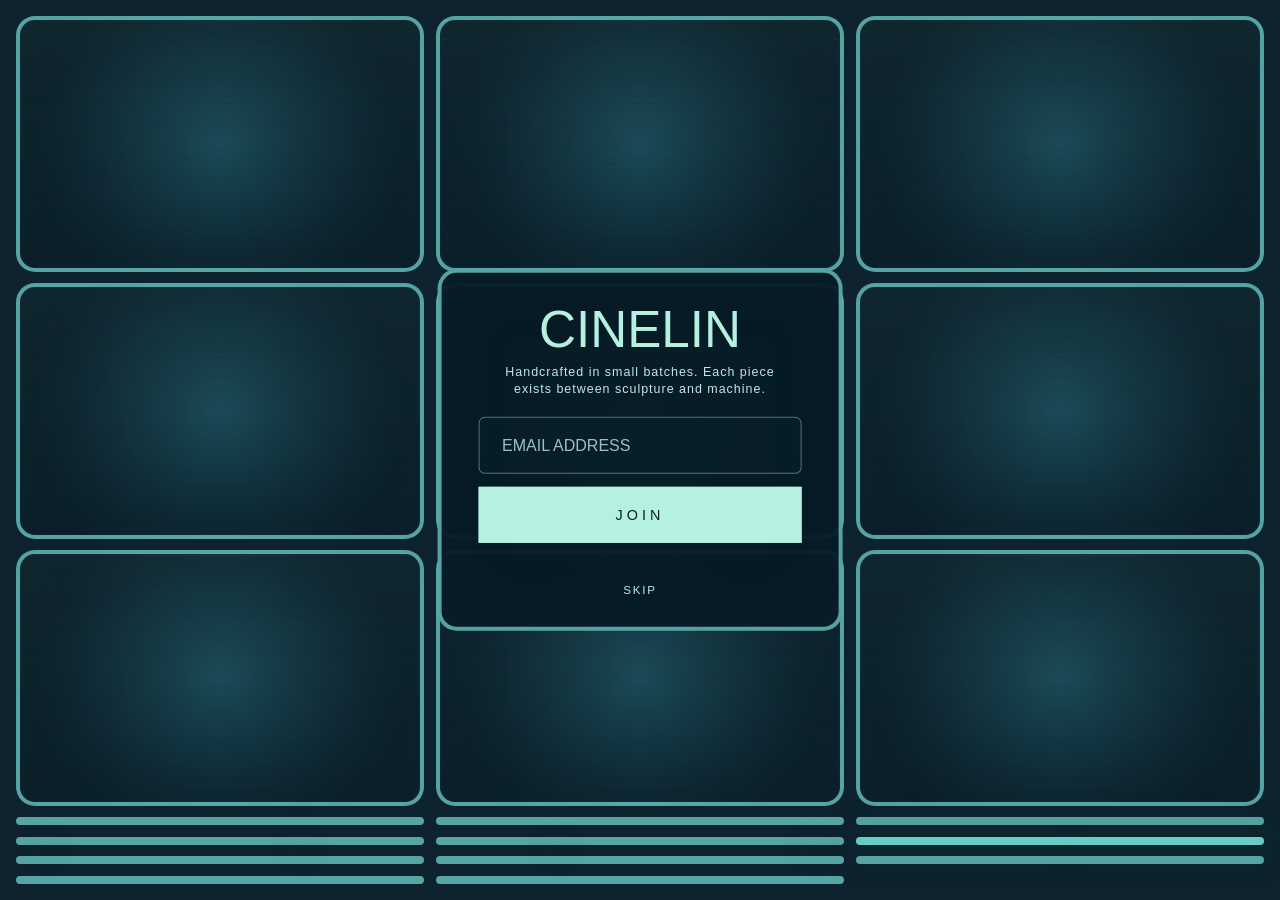
<file: index.html>
<!doctype html>
<html lang="en">
  <head>
    <meta charset="utf-8">
    <meta name="viewport" content="width=device-width, initial-scale=1">
    <title>Milk & Rose Prototype</title>
    <link rel="stylesheet" href="assets/cinelin-tokens.css">
    <link rel="stylesheet" href="assets/cinelin-entry.css">
    <script>
      document.cookie = "cinelin_entry_client_demo=; Max-Age=0; Path=/; SameSite=Lax";
    </script>
    <style>
      html,
      body {
        height: 100%;
        margin: 0;
      }

      body {
        background: rgb(var(--cinelin-home-background));
        overflow: hidden;
      }

      .prototype-home {
        border: 0;
        display: block;
        height: 100svh;
        width: 100%;
      }

      .visually-hidden {
        clip: rect(0 0 0 0);
        clip-path: inset(50%);
        height: 1px;
        overflow: hidden;
        position: absolute;
        white-space: nowrap;
        width: 1px;
      }
    </style>
    <script src="assets/cinelin-entry.js" defer></script>
    <script>
      window.addEventListener("DOMContentLoaded", () => {
        const entry = document.querySelector("[data-cinelin-entry]");
        window.setTimeout(() => {
          entry?.removeAttribute("hidden");
        }, 1000);
      });
    </script>
  </head>
  <body>
    <iframe
      class="prototype-home"
      src="preview/homepage-preview.html"
      title="Milk & Rose homepage prototype"
    ></iframe>

    <section
      id="CinelinEntry-client-demo"
      class="cinelin-entry"
      data-cinelin-entry
      data-live-duration="3000"
      data-gap-duration="250"
      data-cookie-name="cinelin_entry_client_demo"
      hidden
      style="--cinelin-entry-columns: 5; --cinelin-entry-rows: 4; --cinelin-entry-frame-live: 3000ms; --cinelin-entry-gap: 250ms;"
    >
      <div class="cinelin-entry__wall" aria-hidden="true">
        <div class="cinelin-entry__frame" data-entry-frame style="--cinelin-frame-index: 1;"><span class="cinelin-entry__placeholder"></span></div>
        <div class="cinelin-entry__frame" data-entry-frame style="--cinelin-frame-index: 2;"><span class="cinelin-entry__placeholder"></span></div>
        <div class="cinelin-entry__frame" data-entry-frame style="--cinelin-frame-index: 3;"><span class="cinelin-entry__placeholder"></span></div>
        <div class="cinelin-entry__frame" data-entry-frame style="--cinelin-frame-index: 4;"><span class="cinelin-entry__placeholder"></span></div>
        <div class="cinelin-entry__frame" data-entry-frame style="--cinelin-frame-index: 5;"><span class="cinelin-entry__placeholder"></span></div>
        <div class="cinelin-entry__frame" data-entry-frame style="--cinelin-frame-index: 6;"><span class="cinelin-entry__placeholder"></span></div>
        <div class="cinelin-entry__frame" data-entry-frame style="--cinelin-frame-index: 7;"><span class="cinelin-entry__placeholder"></span></div>
        <div class="cinelin-entry__frame" data-entry-frame style="--cinelin-frame-index: 8;"><span class="cinelin-entry__placeholder"></span></div>
        <div class="cinelin-entry__frame" data-entry-frame style="--cinelin-frame-index: 9;"><span class="cinelin-entry__placeholder"></span></div>
        <div class="cinelin-entry__frame" data-entry-frame style="--cinelin-frame-index: 10;"><span class="cinelin-entry__placeholder"></span></div>
        <div class="cinelin-entry__frame" data-entry-frame style="--cinelin-frame-index: 11;"><span class="cinelin-entry__placeholder"></span></div>
        <div class="cinelin-entry__frame" data-entry-frame style="--cinelin-frame-index: 12;"><span class="cinelin-entry__placeholder"></span></div>
        <div class="cinelin-entry__frame" data-entry-frame style="--cinelin-frame-index: 13;"><span class="cinelin-entry__placeholder"></span></div>
        <div class="cinelin-entry__frame" data-entry-frame style="--cinelin-frame-index: 14;"><span class="cinelin-entry__placeholder"></span></div>
        <div class="cinelin-entry__frame" data-entry-frame style="--cinelin-frame-index: 15;"><span class="cinelin-entry__placeholder"></span></div>
        <div class="cinelin-entry__frame" data-entry-frame style="--cinelin-frame-index: 16;"><span class="cinelin-entry__placeholder"></span></div>
        <div class="cinelin-entry__frame" data-entry-frame style="--cinelin-frame-index: 17;"><span class="cinelin-entry__placeholder"></span></div>
        <div class="cinelin-entry__frame" data-entry-frame style="--cinelin-frame-index: 18;"><span class="cinelin-entry__placeholder"></span></div>
        <div class="cinelin-entry__frame" data-entry-frame style="--cinelin-frame-index: 19;"><span class="cinelin-entry__placeholder"></span></div>
        <div class="cinelin-entry__frame" data-entry-frame style="--cinelin-frame-index: 20;"><span class="cinelin-entry__placeholder"></span></div>
      </div>

      <div class="cinelin-entry__scanlines" aria-hidden="true"></div>
      <div class="cinelin-entry__grain" aria-hidden="true"></div>

      <div class="cinelin-entry__content">
        <form class="cinelin-entry__form" data-entry-form>
          <h2 class="cinelin-entry__headline" id="CinelinEntryHeading-client-demo">CINELIN</h2>
          <p class="cinelin-entry__copy">Handcrafted in small batches. Each piece exists between sculpture and machine.</p>

          <div class="cinelin-entry__field">
            <label class="visually-hidden" for="CinelinEntryEmail-client-demo">Email address</label>
            <input
              id="CinelinEntryEmail-client-demo"
              class="cinelin-entry__input"
              type="email"
              name="email"
              autocomplete="email"
              placeholder="Email address"
              required
              data-entry-email
            >
          </div>

          <button class="cinelin-entry__button" type="submit">Join</button>
          <p class="cinelin-entry__success" role="status" data-entry-success hidden></p>
        </form>

        <div class="cinelin-entry__controls">
          <button class="cinelin-entry__control" type="button" data-entry-mute aria-pressed="false">
            <span data-entry-mute-label>Sound on</span>
          </button>
          <button class="cinelin-entry__control" type="button" data-entry-skip>skip</button>
        </div>
      </div>
    </section>
  </body>
</html>
</file>
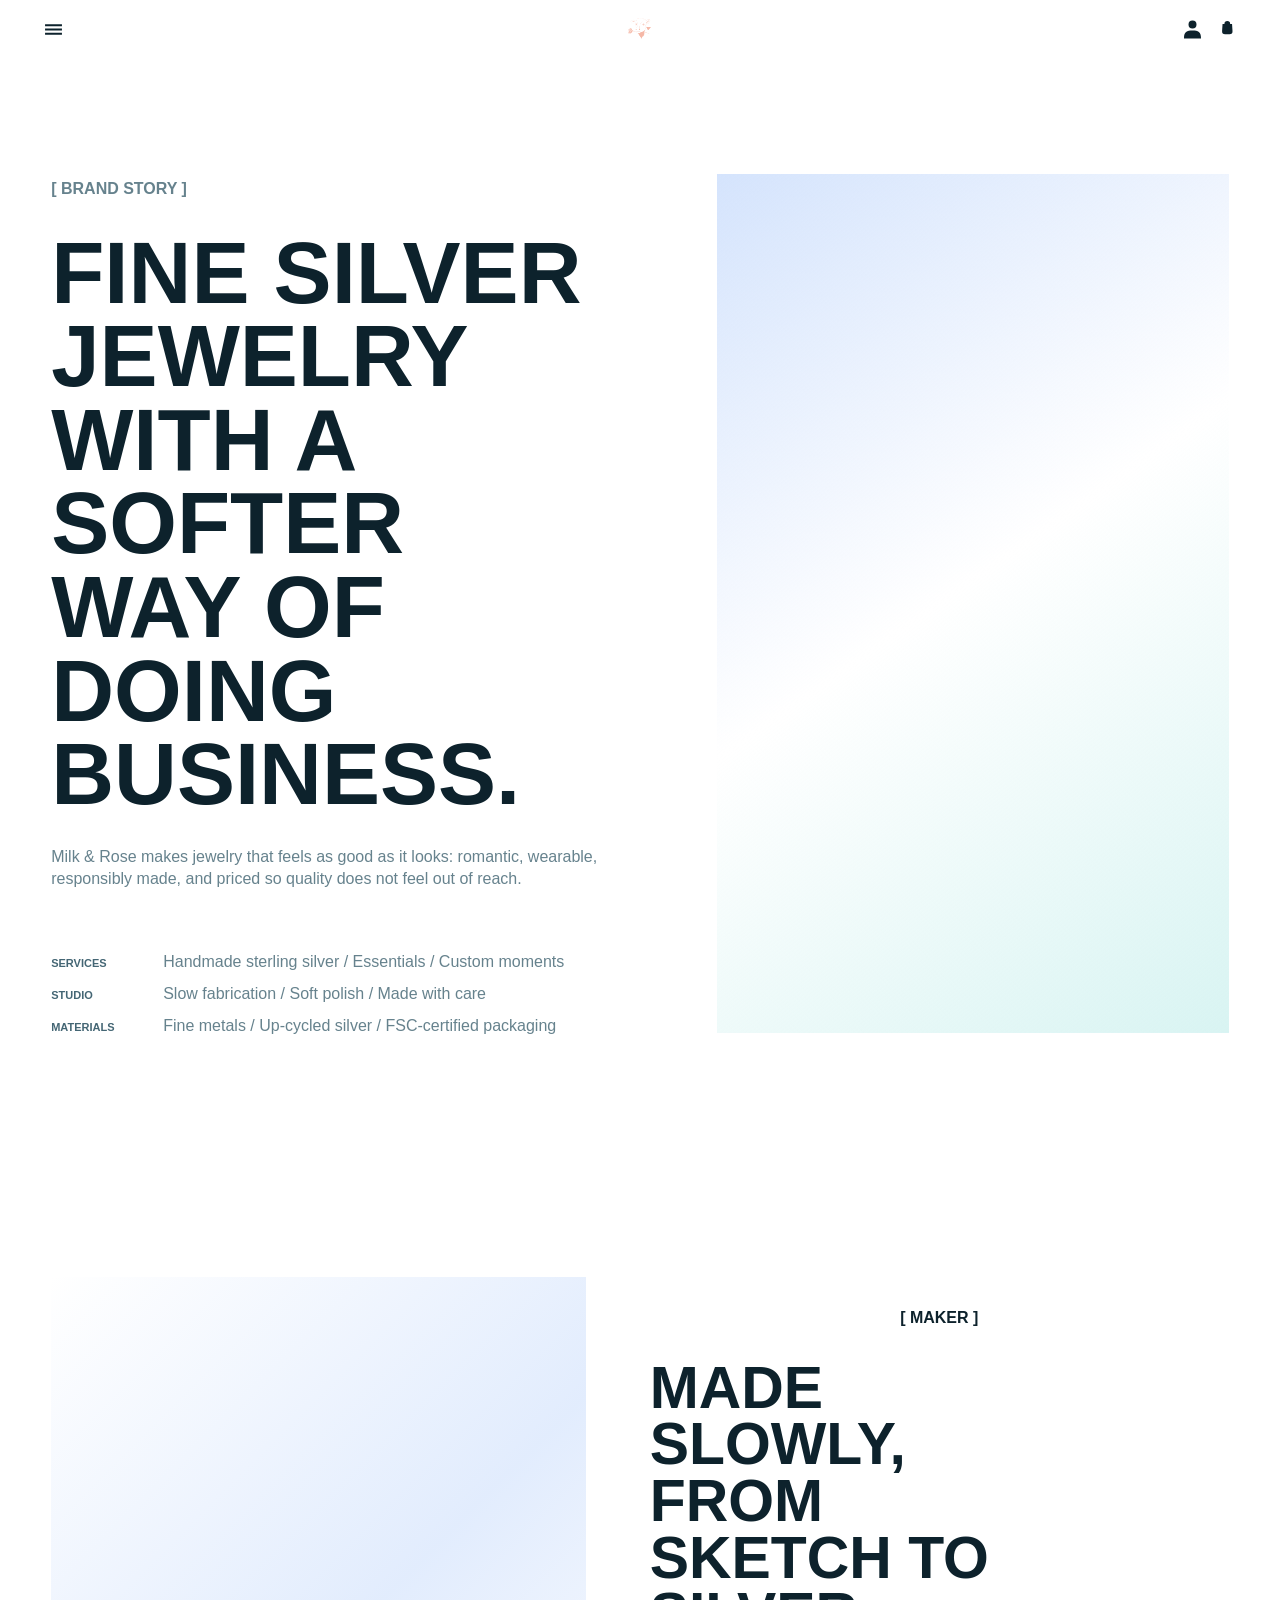
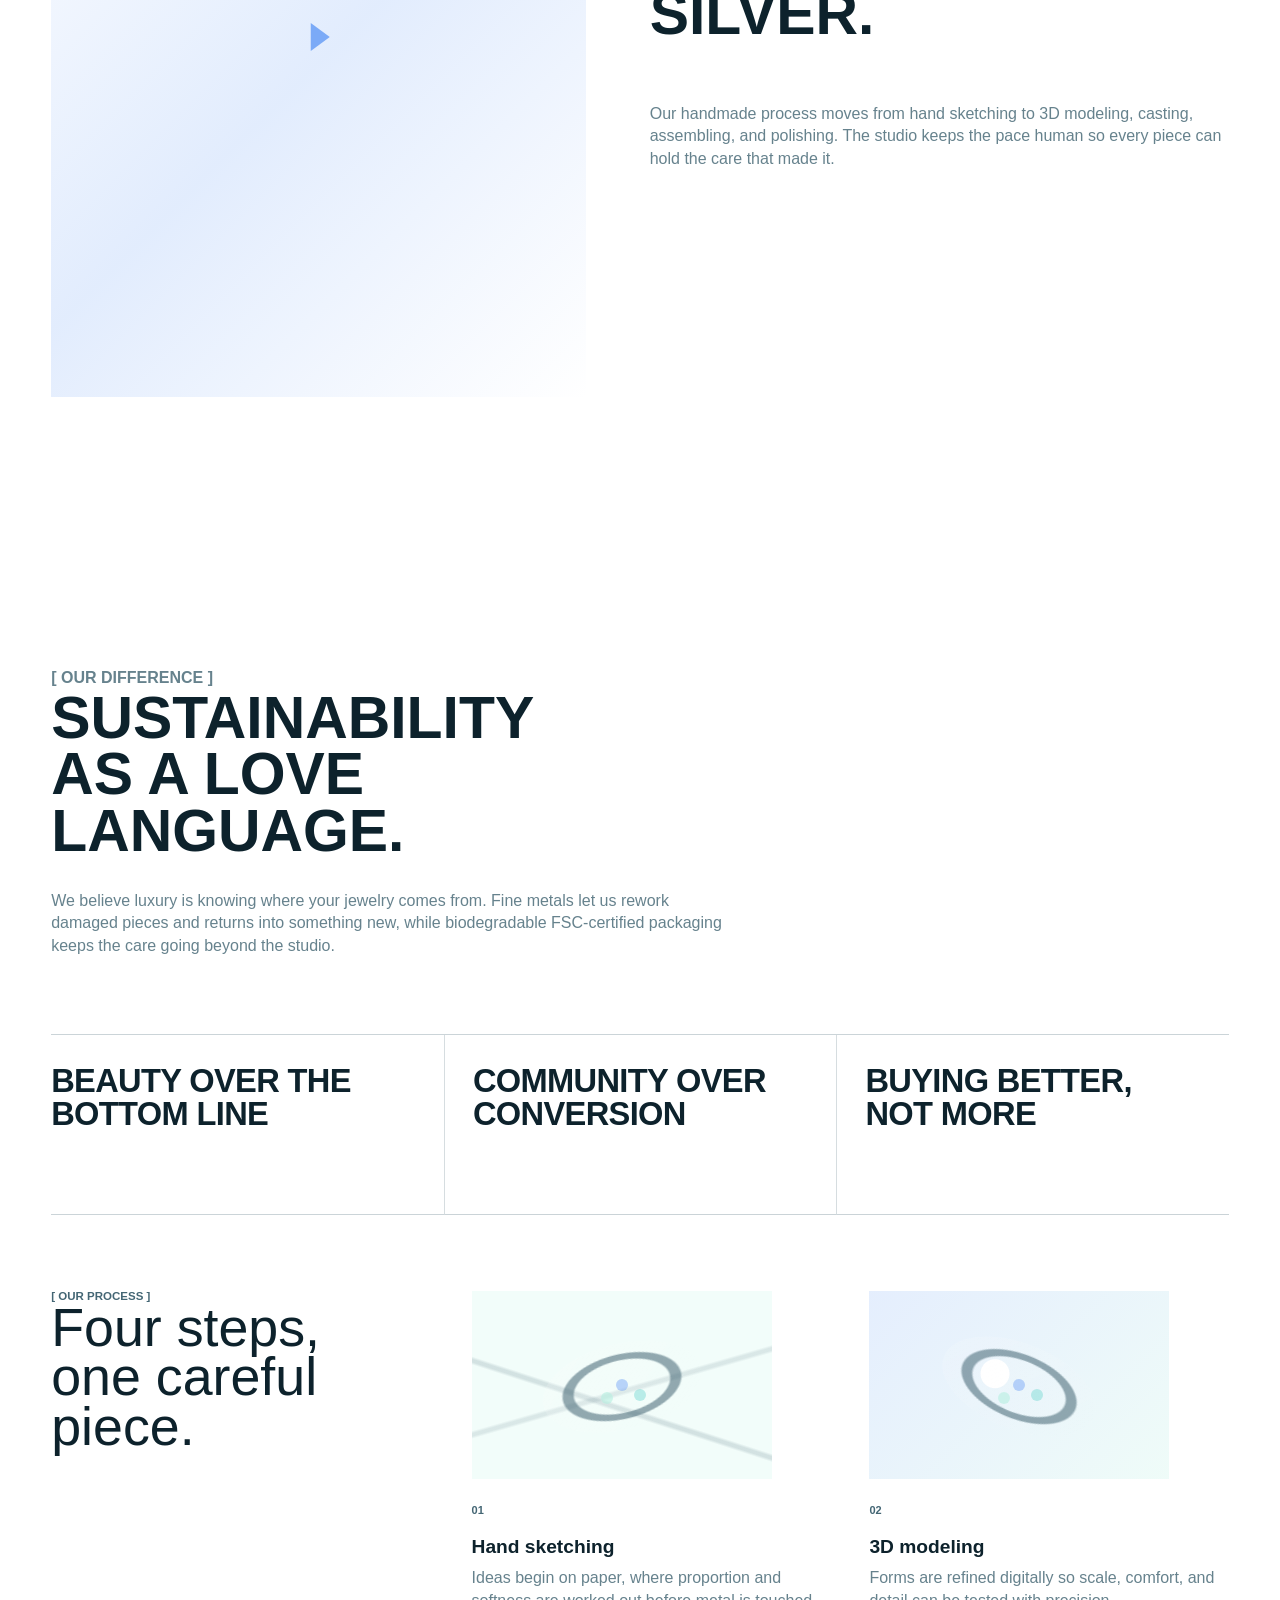
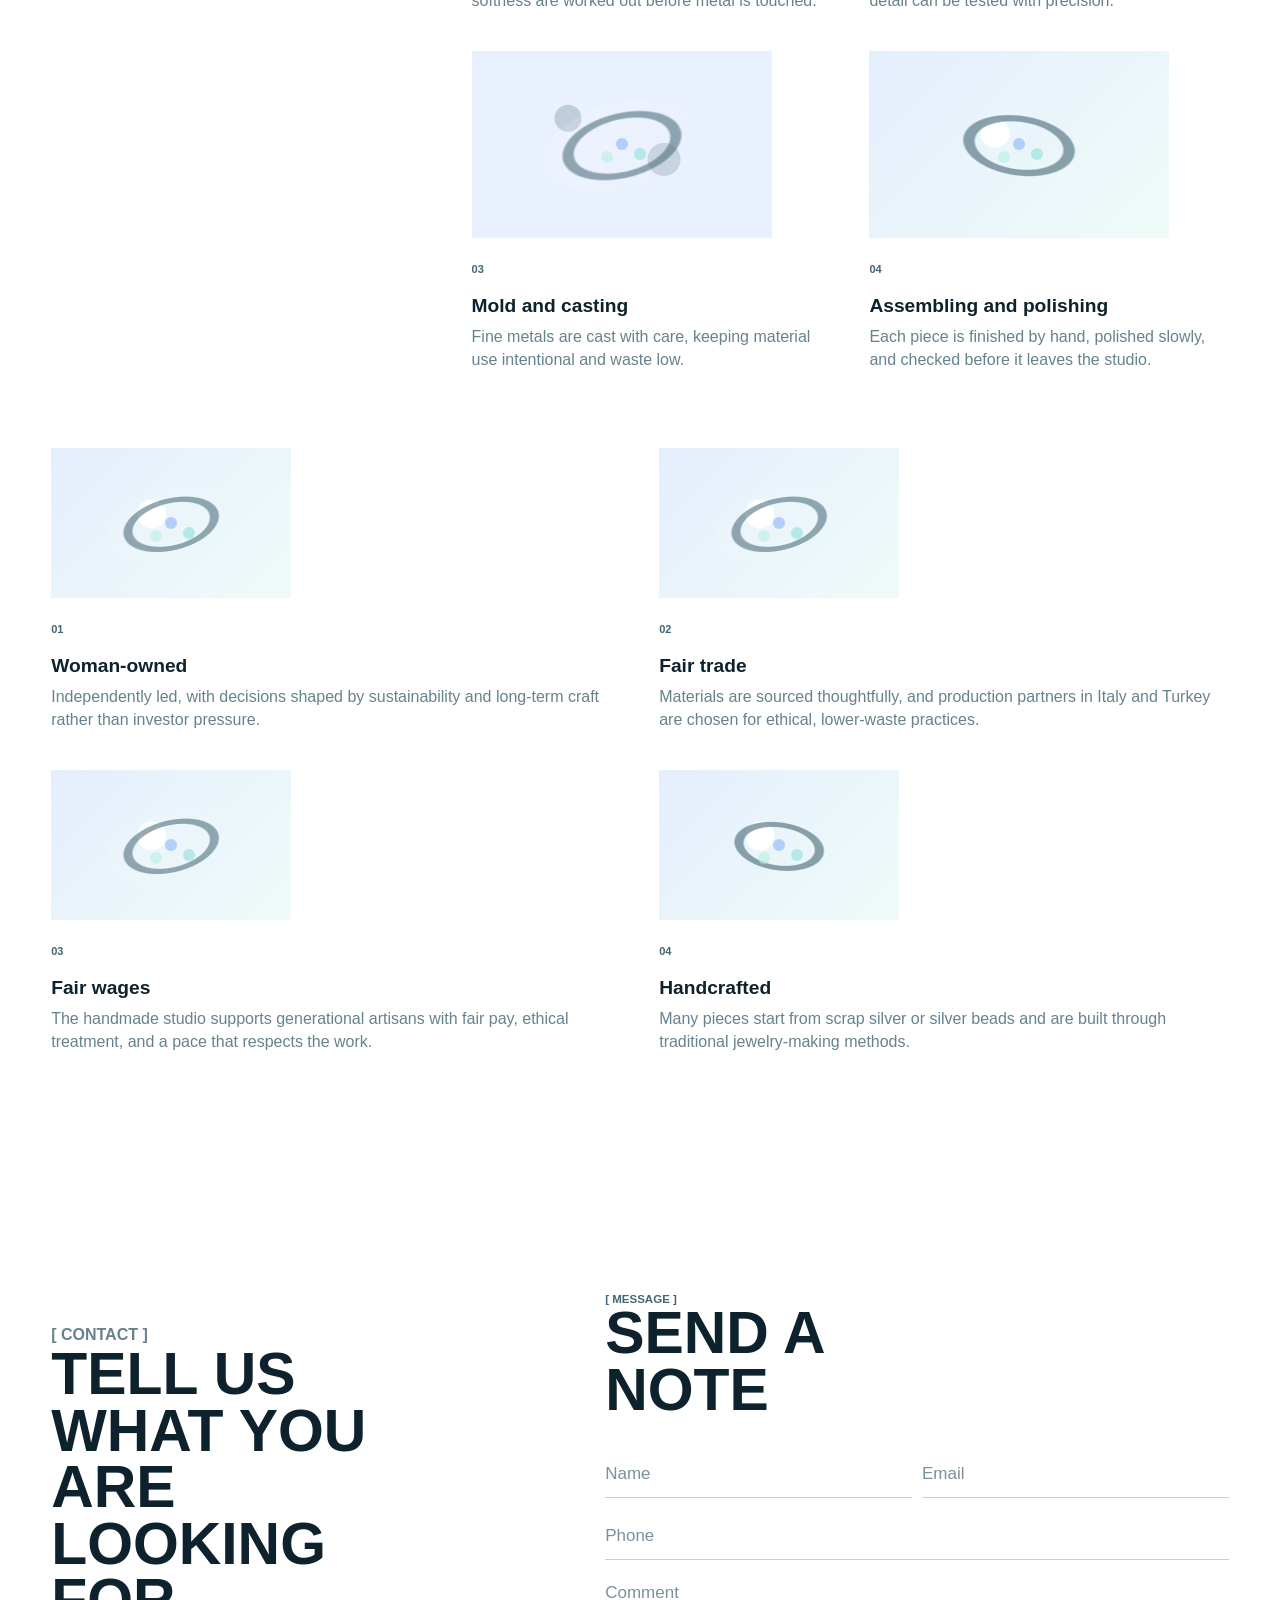
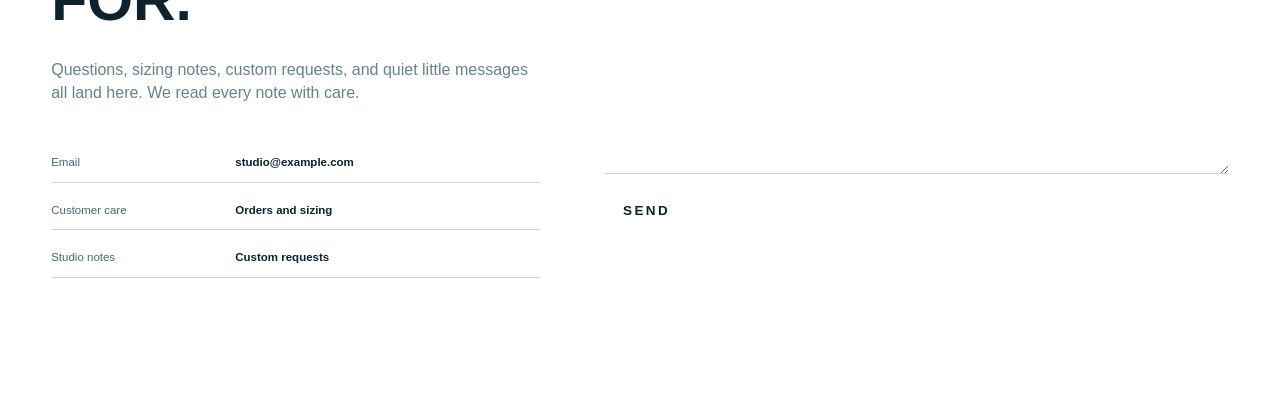
<file: preview/about-preview.html>
<!doctype html>
<html lang="en">
  <head>
    <meta charset="utf-8">
    <meta name="viewport" content="width=device-width,initial-scale=1">
    <title>X About Preview</title>
    <link rel="stylesheet" href="../assets/cinelin-tokens.css">
    <link rel="stylesheet" href="../assets/cinelin-pages.css">
    <script src="../assets/cinelin-pages.js" defer></script>
    <style>
      html { font-size: 62.5%; }
      body { margin: 0; }
    </style>
  </head>
  <body>
    <section class="cinelin-page cinelin-page--about" data-cinelin-page>
      <div class="cinelin-page__shell">
        <nav class="cinelin-page__topline" aria-label="Page navigation">
          <div class="cinelin-page__left-actions">
            <button class="cinelin-page__menu-button" type="button" data-cinelin-menu-toggle aria-controls="CinelinPageMenu-preview" aria-expanded="false">
              <span class="visually-hidden">Open menu</span>
              <svg viewBox="0 0 18 16" aria-hidden="true"><path fill="currentColor" d="M1 3h16v2H1zm0 4h16v2H1zm0 4h16v2H1z"/></svg>
            </button>
          </div>
          <nav class="cinelin-page__topnav" aria-label="Primary navigation">
            <a href="collection-preview.html">Collection</a>
            <a href="about-preview.html">About</a>
          </nav>
          <a class="cinelin-page__topline-brand" href="homepage-preview.html" aria-label="Milk N Rose">
            <img src="../assets/cow%20_1.png" alt="Milk N Rose">
          </a>
          <div class="cinelin-page__actions">
            <a class="cinelin-page__utility-link" href="collection-preview.html">Shop</a>
            <a class="cinelin-page__icon-button" href="sign-in-preview.html" aria-label="Account">
              <svg viewBox="0 0 18 19" aria-hidden="true"><path fill="currentColor" d="M9 .5a4 4 0 1 1 0 8 4 4 0 0 1 0-8Zm0 10c5.7 0 8.5 1.6 8.5 7.5v.5H.5V18c0-5.9 2.8-7.5 8.5-7.5Z"/></svg>
            </a>
            <a class="cinelin-page__icon-button" href="cart-preview.html" aria-label="Cart">
              <svg class="icon-cart" viewBox="0 0 40 40" aria-hidden="true"><path fill="currentColor" d="M20.5 6.5a4.75 4.75 0 0 0-4.75 4.75v.56h-3.16l-.77 11.6a5 5 0 0 0 4.99 5.34h7.38a5 5 0 0 0 4.99-5.33l-.77-11.6h-3.16v-.57A4.75 4.75 0 0 0 20.5 6.5Z"/></svg>
            </a>
          </div>
          <div class="cinelin-page__menu-list" id="CinelinPageMenu-preview" data-cinelin-menu>
            <div class="cinelin-page__menu-nav">
              <a href="homepage-preview.html">Home</a>
              <a href="collection-preview.html">Collection</a>
              <a href="about-preview.html">About</a>
              <a href="cart-preview.html">Cart</a>
            </div>
          </div>
        </nav>

        <header class="cinelin-about-layout" data-about-reveal>
          <div class="cinelin-about-layout__left">
            <div class="cinelin-about-layout__intro">
              <div class="cinelin-about-layout__thumb" data-about-reveal data-about-float>
                <div class="cinelin-about-blank-image" aria-hidden="true"></div>
              </div>
              <div class="cinelin-about-layout__copy" data-about-reveal>
                <p class="cinelin-about-layout__kicker">Brand story</p>
                <h1>Fine silver jewelry with a softer way of doing business.</h1>
                <p>Milk & Rose makes jewelry that feels as good as it looks: romantic, wearable, responsibly made, and priced so quality does not feel out of reach.</p>
                <a href="collection-preview.html" class="cinelin-about-layout__link">
                  Explore the collection
                  <span aria-hidden="true">&rarr;</span>
                </a>
              </div>
            </div>

            <dl class="cinelin-about-layout__details">
              <div data-about-reveal>
                <dt>Services</dt>
                <dd>Handmade sterling silver / Essentials / Custom moments</dd>
              </div>
              <div data-about-reveal>
                <dt>Studio</dt>
                <dd>Slow fabrication / Soft polish / Made with care</dd>
              </div>
              <div data-about-reveal>
                <dt>Materials</dt>
                <dd>Fine metals / Up-cycled silver / FSC-certified packaging</dd>
              </div>
            </dl>
          </div>

          <div class="cinelin-about-layout__right" aria-label="Sterling silver rings and necklace styled with rose petals for Milk N Rose" data-about-reveal data-about-float>
            <div class="cinelin-about-blank-image" aria-hidden="true"></div>
            <span>Scroll for the story</span>
          </div>
        </header>

        <section class="cinelin-about-film" id="maker" aria-labelledby="CinelinAboutFilm-preview" data-about-reveal>
          <div class="cinelin-about-film__media" data-about-float>
            <div class="cinelin-about-film__blank" aria-hidden="true"></div>
          </div>
          <div class="cinelin-about-film__copy" data-about-reveal>
            <p class="cinelin-about-layout__kicker">Maker</p>
            <h2 id="CinelinAboutFilm-preview">Made slowly, from sketch to silver.</h2>
            <p>Our handmade process moves from hand sketching to 3D modeling, casting, assembling, and polishing. The studio keeps the pace human so every piece can hold the care that made it.</p>
          </div>
        </section>

        <section class="cinelin-about-values" aria-labelledby="CinelinAboutValues-preview" data-about-reveal>
          <div class="cinelin-about-values__intro" data-about-reveal>
            <p class="cinelin-about-layout__kicker">Our difference</p>
            <h2 id="CinelinAboutValues-preview">Sustainability as a love language.</h2>
            <p>We believe luxury is knowing where your jewelry comes from. Fine metals let us rework damaged pieces and returns into something new, while biodegradable FSC-certified packaging keeps the care going beyond the studio.</p>
          </div>

          <div class="cinelin-about-values__statement" aria-label="Brand principles" data-about-reveal>
            <span>Beauty over the bottom line</span>
            <span>Community over conversion</span>
            <span>Buying better, not more</span>
          </div>

          <div class="cinelin-about-process" aria-labelledby="CinelinAboutProcess-preview" data-about-reveal>
            <div class="cinelin-about-process__heading">
              <p class="cinelin-about-layout__kicker">Our process</p>
              <h3 id="CinelinAboutProcess-preview">Four steps, one careful piece.</h3>
            </div>
            <ol class="cinelin-about-process__steps">
              <li><div class="cinelin-about-sample cinelin-about-sample--sketch" aria-hidden="true"></div><span>01</span><strong>Hand sketching</strong><p>Ideas begin on paper, where proportion and softness are worked out before metal is touched.</p></li>
              <li><div class="cinelin-about-sample cinelin-about-sample--model" aria-hidden="true"></div><span>02</span><strong>3D modeling</strong><p>Forms are refined digitally so scale, comfort, and detail can be tested with precision.</p></li>
              <li><div class="cinelin-about-sample cinelin-about-sample--cast" aria-hidden="true"></div><span>03</span><strong>Mold and casting</strong><p>Fine metals are cast with care, keeping material use intentional and waste low.</p></li>
              <li><div class="cinelin-about-sample cinelin-about-sample--polish" aria-hidden="true"></div><span>04</span><strong>Assembling and polishing</strong><p>Each piece is finished by hand, polished slowly, and checked before it leaves the studio.</p></li>
            </ol>
          </div>

          <div class="cinelin-about-pillars" aria-label="Milk N Rose pillars" data-about-reveal>
            <article><div class="cinelin-about-sample cinelin-about-sample--owned" aria-hidden="true"></div><span>01</span><h3>Woman-owned</h3><p>Independently led, with decisions shaped by sustainability and long-term craft rather than investor pressure.</p></article>
            <article><div class="cinelin-about-sample cinelin-about-sample--trade" aria-hidden="true"></div><span>02</span><h3>Fair trade</h3><p>Materials are sourced thoughtfully, and production partners in Italy and Turkey are chosen for ethical, lower-waste practices.</p></article>
            <article><div class="cinelin-about-sample cinelin-about-sample--wages" aria-hidden="true"></div><span>03</span><h3>Fair wages</h3><p>The handmade studio supports generational artisans with fair pay, ethical treatment, and a pace that respects the work.</p></article>
            <article><div class="cinelin-about-sample cinelin-about-sample--handcrafted" aria-hidden="true"></div><span>04</span><h3>Handcrafted</h3><p>Many pieces start from scrap silver or silver beads and are built through traditional jewelry-making methods.</p></article>
          </div>
        </section>

        <section class="cinelin-contact-layout cinelin-contact-layout--about" id="contact" aria-labelledby="CinelinAboutContact-preview" data-about-reveal>
          <div class="cinelin-contact-layout__content">
            <div class="cinelin-contact-layout__intro">
              <p class="cinelin-contact-layout__kicker">Contact</p>
              <h2 id="CinelinAboutContact-preview">Tell us what you are looking for.</h2>
              <p>Questions, sizing notes, custom requests, and quiet little messages all land here. We read every note with care.</p>
            </div>

            <div class="cinelin-contact-layout__details" aria-label="Contact details">
              <a href="mailto:studio@example.com"><span>Email</span><span>studio@example.com</span></a>
              <a href="cart-preview.html"><span>Customer care</span><span>Orders and sizing</span></a>
              <a href="collection-preview.html"><span>Studio notes</span><span>Custom requests</span></a>
            </div>
          </div>

          <div class="cinelin-contact-layout__visual" aria-label="Sterling silver sizing rings and care note for custom requests">
            <div class="cinelin-about-blank-image" aria-hidden="true"></div>
          </div>

          <div class="cinelin-contact-layout__form-wrap">
            <div>
              <p class="cinelin-contact-layout__kicker">Message</p>
              <h2>Send a note</h2>
            </div>
            <form class="cinelin-contact__form cinelin-contact-layout__form">
              <div class="cinelin-contact__row">
                <input class="cinelin-contact__field" type="text" placeholder="Name">
                <input class="cinelin-contact__field" type="email" placeholder="Email">
              </div>
              <input class="cinelin-contact__field" type="tel" placeholder="Phone">
              <textarea class="cinelin-contact__field" rows="8" placeholder="Comment"></textarea>
              <button class="cinelin-page__button" type="button">Send</button>
            </form>
          </div>
        </section>
      </div>
    </section>
  </body>
</html>
</file>
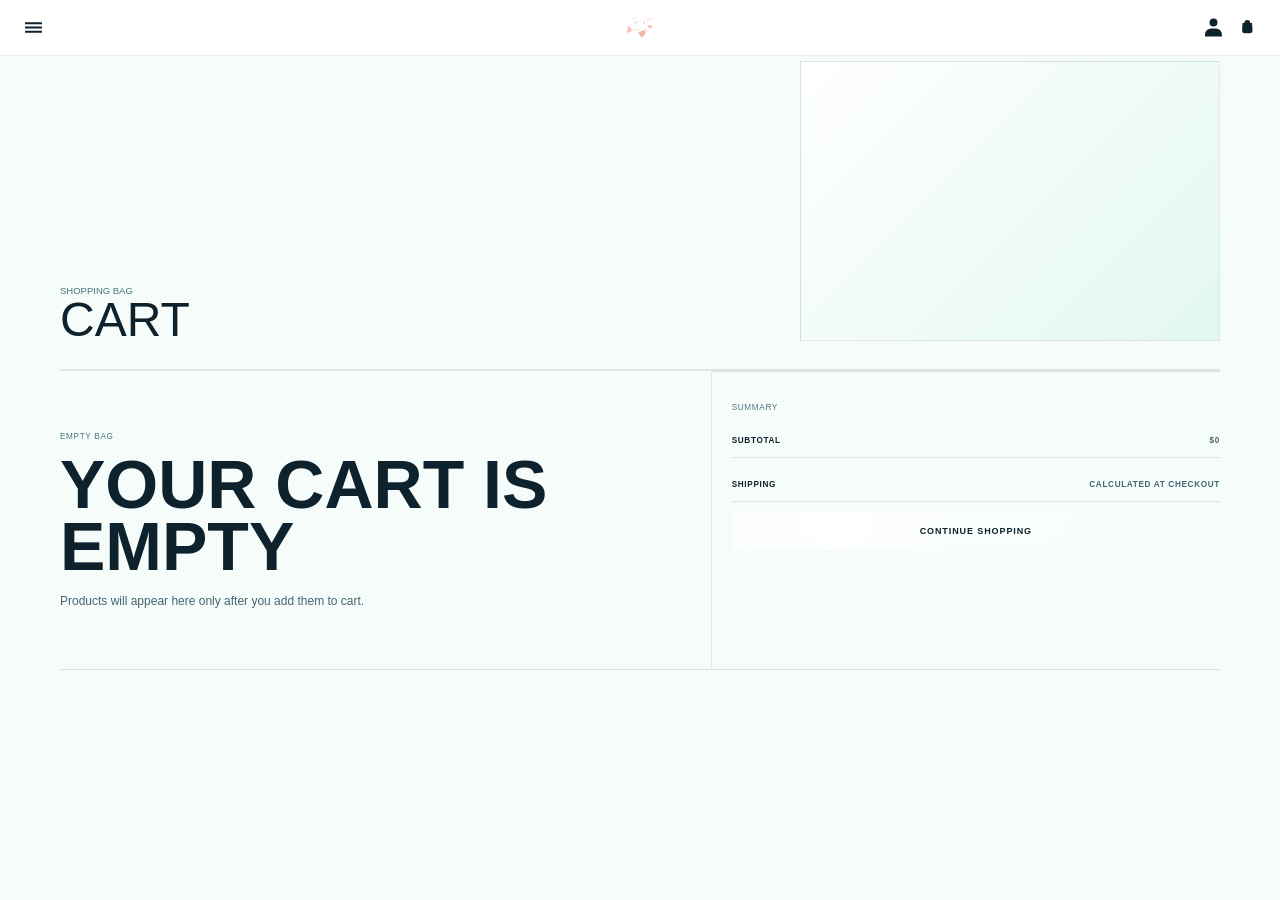
<file: preview/cart-preview.html>
<!doctype html>
<html lang="en">
  <head>
    <meta charset="utf-8">
    <meta name="viewport" content="width=device-width,initial-scale=1">
    <title>X Cart Preview</title>
    <link rel="stylesheet" href="../assets/cinelin-tokens.css">
    <link rel="stylesheet" href="../assets/cinelin-pages.css">
    <script src="../assets/cinelin-pages.js" defer></script>
    <style>
      html { font-size: 62.5%; }
      body { margin: 0; }
    </style>
  </head>
  <body>
    <section class="cinelin-page cinelin-page--cart" data-cinelin-page>
      <div class="cinelin-page__shell">
        <nav class="cinelin-page__topline" aria-label="Page navigation">
          <div class="cinelin-page__left-actions">
            <button class="cinelin-page__menu-button" type="button" data-cinelin-menu-toggle aria-controls="CinelinPageMenu-preview" aria-expanded="false">
              <span class="visually-hidden">Open menu</span>
              <svg viewBox="0 0 18 16" aria-hidden="true"><path fill="currentColor" d="M1 3h16v2H1zm0 4h16v2H1zm0 4h16v2H1z"/></svg>
            </button>
          </div>
          <nav class="cinelin-page__topnav" aria-label="Primary navigation">
            <a href="collection-preview.html">Collection</a>
            <a href="about-preview.html">About</a>
          </nav>
          <a class="cinelin-page__topline-brand" href="homepage-preview.html" aria-label="Milk N Rose">
            <img src="../assets/cow%20_1.png" alt="Milk N Rose">
          </a>
          <div class="cinelin-page__actions">
            <a class="cinelin-page__utility-link" href="collection-preview.html">Shop</a>
            <a class="cinelin-page__icon-button" href="sign-in-preview.html" aria-label="Account">
              <svg viewBox="0 0 18 19" aria-hidden="true"><path fill="currentColor" d="M9 .5a4 4 0 1 1 0 8 4 4 0 0 1 0-8Zm0 10c5.7 0 8.5 1.6 8.5 7.5v.5H.5V18c0-5.9 2.8-7.5 8.5-7.5Z"/></svg>
            </a>
            <a class="cinelin-page__icon-button" href="cart-preview.html" aria-label="Cart">
              <svg class="icon-cart" viewBox="0 0 40 40" aria-hidden="true"><path fill="currentColor" d="M20.5 6.5a4.75 4.75 0 0 0-4.75 4.75v.56h-3.16l-.77 11.6a5 5 0 0 0 4.99 5.34h7.38a5 5 0 0 0 4.99-5.33l-.77-11.6h-3.16v-.57A4.75 4.75 0 0 0 20.5 6.5Z"/></svg>
            </a>
          </div>
          <div class="cinelin-page__menu-list" id="CinelinPageMenu-preview" data-cinelin-menu>
            <div class="cinelin-page__menu-nav">
              <a href="homepage-preview.html">Home</a>
              <a href="collection-preview.html">Collection</a>
              <a href="about-preview.html">About</a>
              <a href="cart-preview.html">Cart</a>
            </div>
          </div>
        </nav>

        <header class="cinelin-page__hero cinelin-page__retail-hero">
          <div>
            <p class="cinelin-page__kicker">Shopping bag</p>
            <h1 class="cinelin-page__title">Cart</h1>
          </div>
          <div>
            <p class="cinelin-page__intro">A clear checkout step that keeps the product in focus.</p>
            <p class="cinelin-page__copy">This is a layout draft. Shopify can connect the live cart line items and checkout behavior later.</p>
          </div>
        </header>

        <div class="cinelin-cart cinelin-cart--empty">
          <article class="cinelin-cart__empty">
            <p class="cinelin-page__eyebrow">Empty bag</p>
            <h2 class="cinelin-cart__empty-title">Your cart is empty</h2>
            <p class="cinelin-cart__copy">Products will appear here only after you add them to cart.</p>
          </article>

          <aside class="cinelin-cart__summary" aria-label="Order summary">
            <p class="cinelin-page__eyebrow">Summary</p>
            <div class="cinelin-cart__line"><span>Subtotal</span><span>$0</span></div>
            <div class="cinelin-cart__line"><span>Shipping</span><span>Calculated at checkout</span></div>
            <div class="cinelin-cart__actions">
              <a class="cinelin-page__button cinelin-page__button--secondary" href="collection-preview.html">Continue shopping</a>
            </div>
          </aside>
        </div>
      </div>
    </section>
  </body>
</html>
</file>
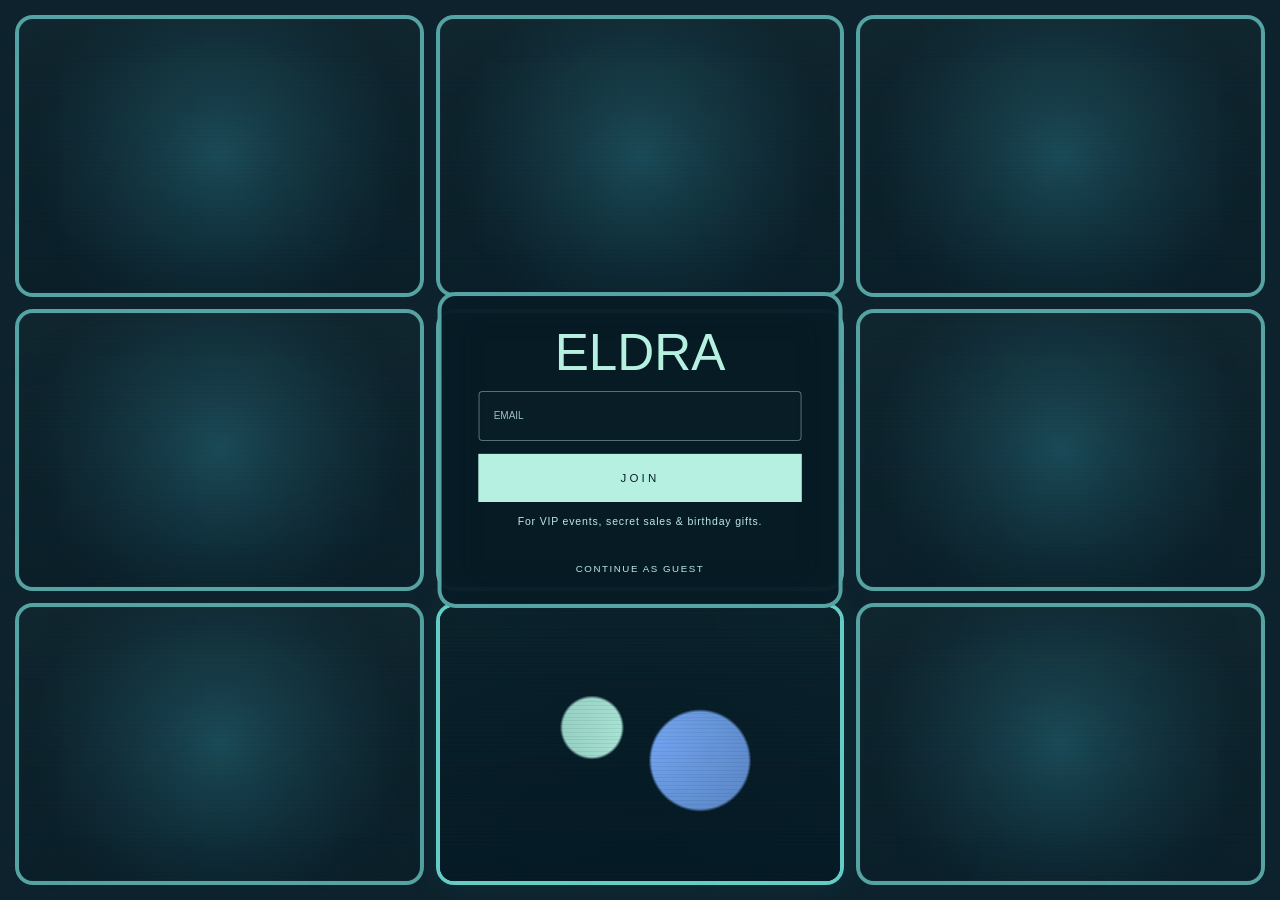
<file: preview/cinelin-entry-preview.html>
<!doctype html>
<html lang="en">
  <head>
    <meta charset="utf-8">
    <meta name="viewport" content="width=device-width, initial-scale=1">
    <title>ELDRA Entry Splash Preview</title>
    <link rel="stylesheet" href="../assets/cinelin-tokens.css">
    <link rel="stylesheet" href="../assets/cinelin-entry.css">
    <script>
      document.cookie = "cinelin_entry_preview_bypass=; Max-Age=0; Path=/; SameSite=Lax";
    </script>
    <style>
      html { font-size: 62.5%; }
      body { margin: 0; }

      .visually-hidden {
        clip: rect(0 0 0 0);
        clip-path: inset(50%);
        height: 1px;
        overflow: hidden;
        position: absolute;
        white-space: nowrap;
        width: 1px;
      }

      .entry-preview-media {
        display: block;
        height: 100%;
        width: 100%;
      }

      .entry-preview-media--1 {
        background:
          linear-gradient(90deg, transparent 0 22%, #0d222c 22% 31%, #74d7d1 31% 39%, transparent 39% 63%, #0d222c 63% 72%, #7baaf7 72% 80%, transparent 80%),
          #b6f0e0;
      }

      .entry-preview-media--2 {
        background:
          radial-gradient(circle at 66% 38%, #b6f0e0 0 8%, transparent 9%),
          linear-gradient(138deg, #081c26, #74d7d1 48%, #0d222c);
      }

      .entry-preview-media--3 {
        background:
          repeating-linear-gradient(112deg, #f6fcfa 0 12px, #b6f0e0 12px 20px, #74d7d1 20px 24px),
          #e2f7f2;
      }

      .entry-preview-media--4 {
        background:
          radial-gradient(circle at 38% 44%, #b6f0e0 0 10%, transparent 11%),
          radial-gradient(circle at 65% 56%, #7baaf7 0 16%, transparent 17%),
          #081c26;
      }
    </style>
    <script src="../assets/cinelin-entry.js" defer></script>
  </head>
  <body>
    <section
      id="CinelinEntry-preview"
      class="cinelin-entry"
      data-cinelin-entry
      data-live-duration="3000"
      data-gap-duration="250"
      data-cookie-name="cinelin_entry_preview_bypass"
      style="--cinelin-entry-columns: 3; --cinelin-entry-rows: 3; --cinelin-entry-frame-live: 3000ms; --cinelin-entry-gap: 250ms;"
    >
      <div class="cinelin-entry__wall" aria-hidden="true">
        <div class="cinelin-entry__frame" data-entry-frame style="--cinelin-frame-index: 1;"><span class="cinelin-entry__placeholder"></span></div>
        <div class="cinelin-entry__frame" data-entry-frame style="--cinelin-frame-index: 2;"><span class="cinelin-entry__placeholder"></span></div>
        <div class="cinelin-entry__frame" data-entry-frame style="--cinelin-frame-index: 3;"><span class="cinelin-entry__placeholder"></span></div>
        <div class="cinelin-entry__frame" data-entry-frame style="--cinelin-frame-index: 4;"><span class="cinelin-entry__placeholder"></span></div>
        <div class="cinelin-entry__frame cinelin-entry__frame--center" style="--cinelin-frame-index: 5;"><span class="cinelin-entry__placeholder"></span></div>
        <div class="cinelin-entry__frame" data-entry-frame style="--cinelin-frame-index: 6;"><span class="cinelin-entry__placeholder"></span></div>
        <div class="cinelin-entry__frame" data-entry-frame style="--cinelin-frame-index: 7;"><span class="cinelin-entry__placeholder"></span></div>
        <div class="cinelin-entry__frame" data-entry-frame style="--cinelin-frame-index: 8;"><span class="cinelin-entry__placeholder"></span></div>
        <div class="cinelin-entry__frame" data-entry-frame style="--cinelin-frame-index: 9;"><span class="cinelin-entry__placeholder"></span></div>
      </div>

      <div class="cinelin-entry__media-pool" data-entry-media-pool hidden>
        <template data-entry-media-template><span class="entry-preview-media entry-preview-media--1"></span></template>
        <template data-entry-media-template><span class="entry-preview-media entry-preview-media--2"></span></template>
        <template data-entry-media-template><span class="entry-preview-media entry-preview-media--3"></span></template>
        <template data-entry-media-template><span class="entry-preview-media entry-preview-media--4"></span></template>
      </div>

      <div class="cinelin-entry__scanlines" aria-hidden="true"></div>
      <div class="cinelin-entry__grain" aria-hidden="true"></div>

      <div class="cinelin-entry__content">
        <form class="cinelin-entry__form" data-entry-form>
          <h2 class="cinelin-entry__headline" id="CinelinEntryHeading-preview">ELDRA</h2>

          <div class="cinelin-entry__field">
            <label class="visually-hidden" for="CinelinEntryEmail-preview">Email address</label>
            <input
              id="CinelinEntryEmail-preview"
              class="cinelin-entry__input"
              type="email"
              name="email"
              autocomplete="email"
              placeholder="Email"
              required
              data-entry-email
            >
          </div>

          <button class="cinelin-entry__button" type="submit">Join</button>
          <p class="cinelin-entry__note">For VIP events, secret sales &amp; birthday gifts.</p>
          <p class="cinelin-entry__success" role="status" data-entry-success hidden></p>
        </form>

        <div class="cinelin-entry__controls">
          <button class="cinelin-entry__control" type="button" data-entry-mute aria-pressed="false">
            <span data-entry-mute-label>Sound on</span>
          </button>
          <button class="cinelin-entry__control" type="button" data-entry-skip>Continue as guest</button>
        </div>
      </div>
    </section>
  </body>
</html>
</file>
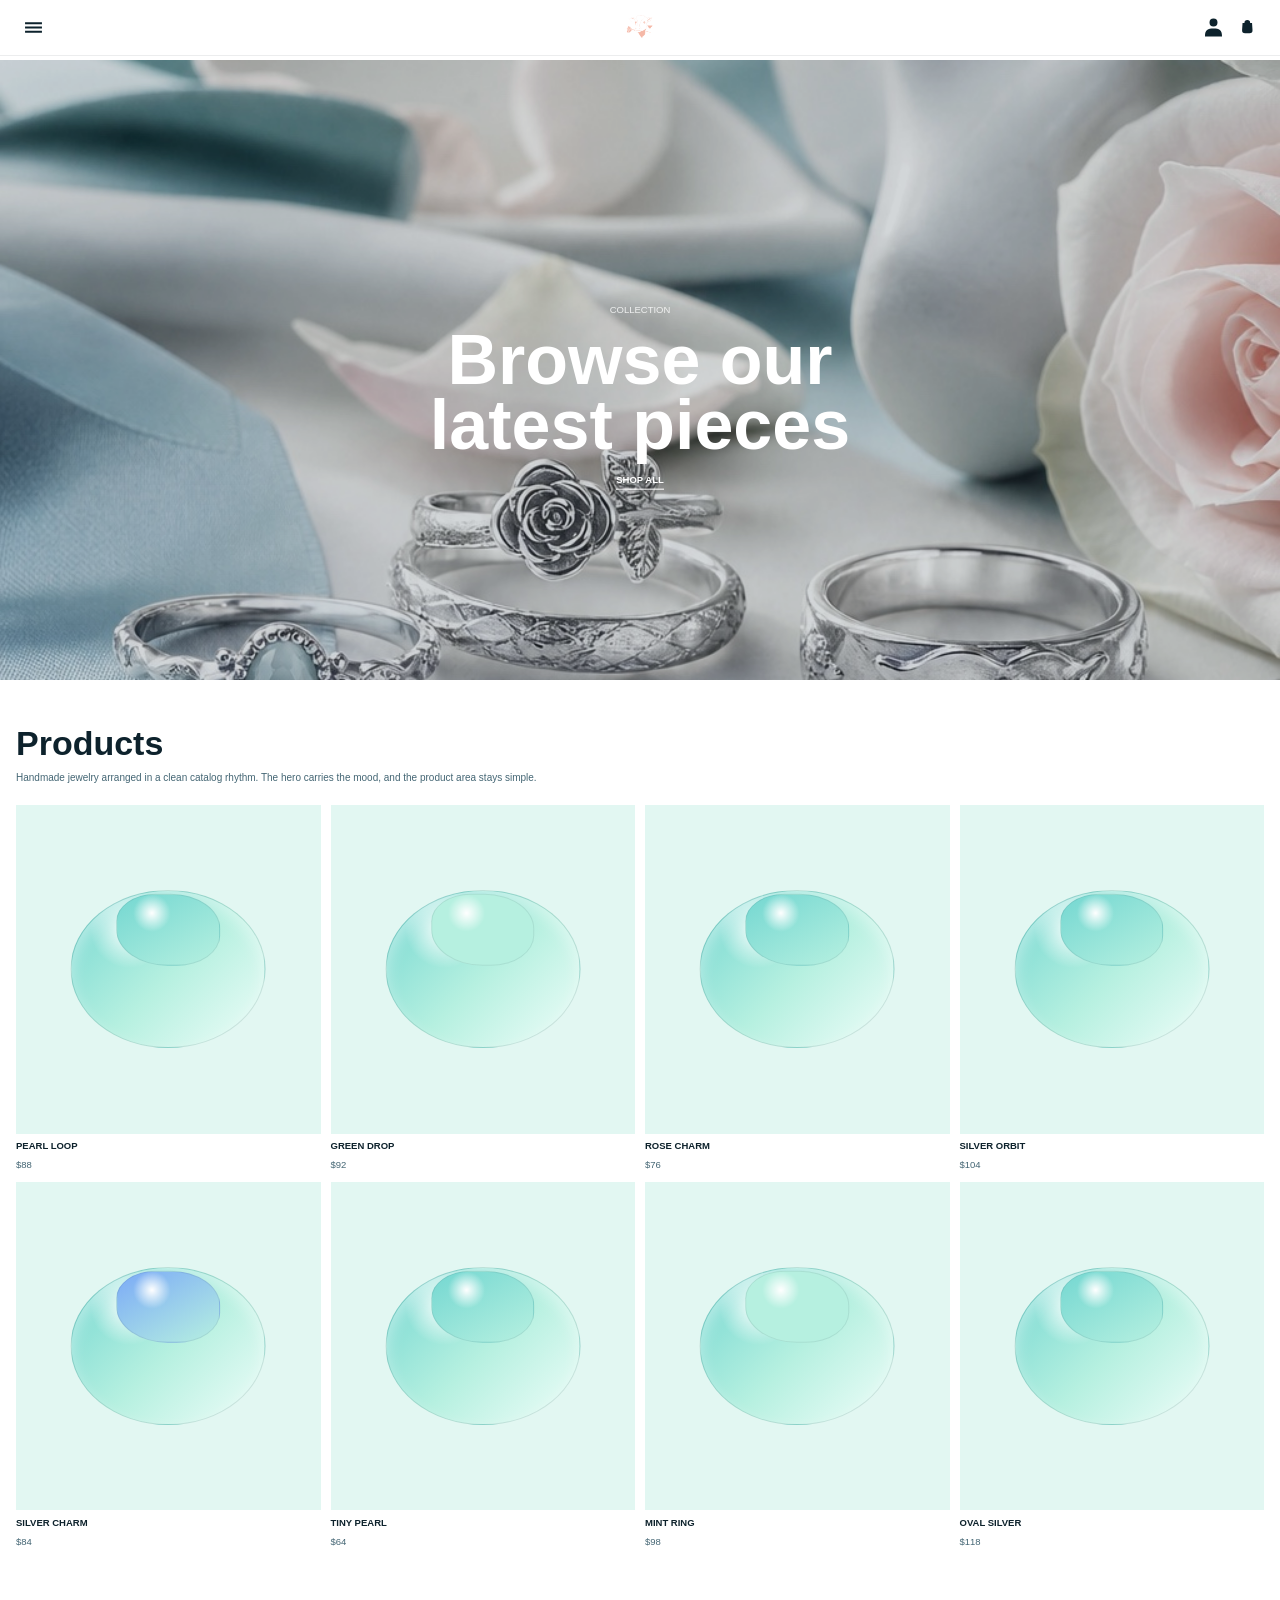
<file: preview/collection-preview.html>
<!doctype html>
<html lang="en">
  <head>
    <meta charset="utf-8">
    <meta name="viewport" content="width=device-width,initial-scale=1">
    <title>X Collection Preview</title>
    <link rel="stylesheet" href="../assets/cinelin-tokens.css">
    <link rel="stylesheet" href="../assets/cinelin-pages.css">
    <script src="../assets/cinelin-pages.js" defer></script>
    <style>
      html { font-size: 62.5%; }
      body { margin: 0; }
    </style>
  </head>
  <body>
    <section class="cinelin-page cinelin-page--collection" data-cinelin-page>
      <div class="cinelin-page__shell">
        <nav class="cinelin-page__topline" aria-label="Page navigation">
          <div class="cinelin-page__left-actions">
            <button class="cinelin-page__menu-button" type="button" data-cinelin-menu-toggle aria-controls="CinelinPageMenu-preview" aria-expanded="false">
              <span class="visually-hidden">Open menu</span>
              <svg viewBox="0 0 18 16" aria-hidden="true"><path fill="currentColor" d="M1 3h16v2H1zm0 4h16v2H1zm0 4h16v2H1z"/></svg>
            </button>
          </div>
          <nav class="cinelin-page__topnav" aria-label="Primary navigation">
            <a href="collection-preview.html">Collection</a>
            <a href="about-preview.html">About</a>
          </nav>
          <a class="cinelin-page__topline-brand" href="homepage-preview.html" aria-label="Milk N Rose">
            <img src="../assets/cow%20_1.png" alt="Milk N Rose">
          </a>
          <div class="cinelin-page__actions">
            <a class="cinelin-page__utility-link" href="collection-preview.html">Shop</a>
            <a class="cinelin-page__icon-button" href="sign-in-preview.html" aria-label="Account">
              <svg viewBox="0 0 18 19" aria-hidden="true"><path fill="currentColor" d="M9 .5a4 4 0 1 1 0 8 4 4 0 0 1 0-8Zm0 10c5.7 0 8.5 1.6 8.5 7.5v.5H.5V18c0-5.9 2.8-7.5 8.5-7.5Z"/></svg>
            </a>
            <a class="cinelin-page__icon-button" href="cart-preview.html" aria-label="Cart">
              <svg class="icon-cart" viewBox="0 0 40 40" aria-hidden="true"><path fill="currentColor" d="M20.5 6.5a4.75 4.75 0 0 0-4.75 4.75v.56h-3.16l-.77 11.6a5 5 0 0 0 4.99 5.34h7.38a5 5 0 0 0 4.99-5.33l-.77-11.6h-3.16v-.57A4.75 4.75 0 0 0 20.5 6.5Z"/></svg>
            </a>
          </div>
          <div class="cinelin-page__menu-list" id="CinelinPageMenu-preview" data-cinelin-menu>
            <div class="cinelin-page__menu-nav">
              <a href="homepage-preview.html">Home</a>
              <a href="collection-preview.html">Collection</a>
              <a href="about-preview.html">About</a>
              <a href="cart-preview.html">Cart</a>
            </div>
          </div>
        </nav>

        <header class="cinelin-collection-hero">
          <img class="cinelin-collection-hero__image" src="../assets/milk-n-rose-silver-hero.jpg" alt="Sterling silver rings and necklace styled with rose petals for Milk N Rose">
          <div class="cinelin-collection-hero__content">
            <p class="cinelin-page__kicker">Collection</p>
            <h1 class="cinelin-collection-hero__title">Browse our latest pieces</h1>
            <a class="cinelin-collection-hero__link" href="#CollectionProducts-preview">Shop all</a>
          </div>
        </header>

        <div class="cinelin-collection-intro">
          <h2 id="CollectionProducts-preview">Products</h2>
          <p>Handmade jewelry arranged in a clean catalog rhythm. The hero carries the mood, and the product area stays simple.</p>
        </div>

        <div class="cinelin-collection-grid" aria-label="Collection products">
          <article class="cinelin-collection-card"><a href="product-preview.html"><span class="cinelin-collection-card__media cinelin-collection-card__media--pearl"></span><span class="cinelin-collection-card__title">Pearl loop</span><span class="cinelin-collection-card__price">$88</span></a></article>
          <article class="cinelin-collection-card"><a href="product-preview.html"><span class="cinelin-collection-card__media cinelin-collection-card__media--green"></span><span class="cinelin-collection-card__title">Green drop</span><span class="cinelin-collection-card__price">$92</span></a></article>
          <article class="cinelin-collection-card"><a href="product-preview.html"><span class="cinelin-collection-card__media cinelin-collection-card__media--rose"></span><span class="cinelin-collection-card__title">Rose charm</span><span class="cinelin-collection-card__price">$76</span></a></article>
          <article class="cinelin-collection-card"><a href="product-preview.html"><span class="cinelin-collection-card__media cinelin-collection-card__media--gold"></span><span class="cinelin-collection-card__title">Silver orbit</span><span class="cinelin-collection-card__price">$104</span></a></article>
          <article class="cinelin-collection-card"><a href="product-preview.html"><span class="cinelin-collection-card__media cinelin-collection-card__media--silver"></span><span class="cinelin-collection-card__title">Silver charm</span><span class="cinelin-collection-card__price">$84</span></a></article>
          <article class="cinelin-collection-card"><a href="product-preview.html"><span class="cinelin-collection-card__media cinelin-collection-card__media--pearl"></span><span class="cinelin-collection-card__title">Tiny pearl</span><span class="cinelin-collection-card__price">$64</span></a></article>
          <article class="cinelin-collection-card"><a href="product-preview.html"><span class="cinelin-collection-card__media cinelin-collection-card__media--green"></span><span class="cinelin-collection-card__title">Mint ring</span><span class="cinelin-collection-card__price">$98</span></a></article>
          <article class="cinelin-collection-card"><a href="product-preview.html"><span class="cinelin-collection-card__media cinelin-collection-card__media--gold"></span><span class="cinelin-collection-card__title">Oval silver</span><span class="cinelin-collection-card__price">$118</span></a></article>
        </div>
      </div>
    </section>
  </body>
</html>
</file>
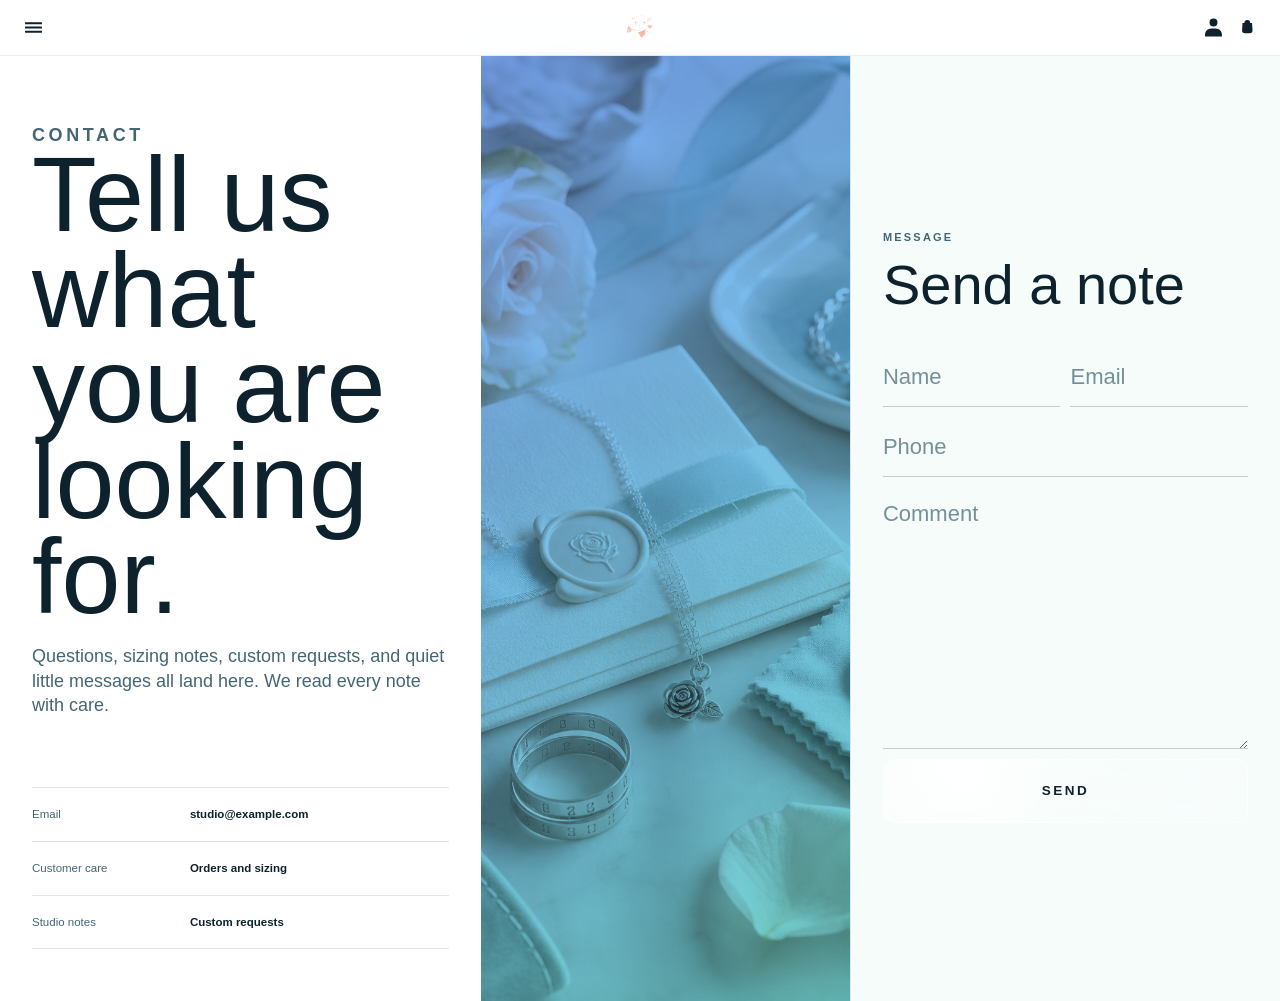
<file: preview/contact-preview.html>
<!doctype html>
<html lang="en">
  <head>
    <meta charset="utf-8">
    <meta name="viewport" content="width=device-width,initial-scale=1">
    <title>X Contact Preview</title>
    <link rel="stylesheet" href="../assets/cinelin-tokens.css">
    <link rel="stylesheet" href="../assets/cinelin-pages.css">
    <script src="../assets/cinelin-pages.js" defer></script>
    <style>
      html { font-size: 62.5%; }
      body { margin: 0; }
    </style>
  </head>
  <body>
    <section class="cinelin-page cinelin-page--contact" data-cinelin-page>
      <div class="cinelin-page__shell">
        <nav class="cinelin-page__topline" aria-label="Page navigation">
          <div class="cinelin-page__left-actions">
            <button class="cinelin-page__menu-button" type="button" data-cinelin-menu-toggle aria-controls="CinelinPageMenu-preview" aria-expanded="false">
              <span class="visually-hidden">Open menu</span>
              <svg viewBox="0 0 18 16" aria-hidden="true"><path fill="currentColor" d="M1 3h16v2H1zm0 4h16v2H1zm0 4h16v2H1z"/></svg>
            </button>
          </div>
          <nav class="cinelin-page__topnav" aria-label="Primary navigation">
            <a href="collection-preview.html">Collection</a>
            <a href="about-preview.html">About</a>
          </nav>
          <a class="cinelin-page__topline-brand" href="homepage-preview.html" aria-label="Milk N Rose">
            <img src="../assets/cow%20_1.png" alt="Milk N Rose">
          </a>
          <div class="cinelin-page__actions">
            <a class="cinelin-page__utility-link" href="collection-preview.html">Shop</a>
            <a class="cinelin-page__icon-button" href="sign-in-preview.html" aria-label="Account">
              <svg viewBox="0 0 18 19" aria-hidden="true"><path fill="currentColor" d="M9 .5a4 4 0 1 1 0 8 4 4 0 0 1 0-8Zm0 10c5.7 0 8.5 1.6 8.5 7.5v.5H.5V18c0-5.9 2.8-7.5 8.5-7.5Z"/></svg>
            </a>
            <a class="cinelin-page__icon-button" href="cart-preview.html" aria-label="Cart">
              <svg class="icon-cart" viewBox="0 0 40 40" aria-hidden="true"><path fill="currentColor" d="M20.5 6.5a4.75 4.75 0 0 0-4.75 4.75v.56h-3.16l-.77 11.6a5 5 0 0 0 4.99 5.34h7.38a5 5 0 0 0 4.99-5.33l-.77-11.6h-3.16v-.57A4.75 4.75 0 0 0 20.5 6.5Z"/></svg>
            </a>
          </div>
          <div class="cinelin-page__menu-list" id="CinelinPageMenu-preview" data-cinelin-menu>
            <div class="cinelin-page__menu-nav">
              <a href="homepage-preview.html">Home</a>
              <a href="collection-preview.html">Collection</a>
              <a href="about-preview.html">About</a>
              <a href="cart-preview.html">Cart</a>
            </div>
          </div>
        </nav>

        <div class="cinelin-contact-layout">
          <div class="cinelin-contact-layout__content">
            <div class="cinelin-contact-layout__intro">
              <p class="cinelin-contact-layout__kicker">Contact</p>
              <h1>Tell us what you are looking for.</h1>
              <p>Questions, sizing notes, custom requests, and quiet little messages all land here. We read every note with care.</p>
            </div>

            <div class="cinelin-contact-layout__details" aria-label="Contact details">
              <a href="mailto:studio@example.com"><span>Email</span><span>studio@example.com</span></a>
              <a href="cart-preview.html"><span>Customer care</span><span>Orders and sizing</span></a>
              <a href="collection-preview.html"><span>Studio notes</span><span>Custom requests</span></a>
            </div>
          </div>

          <div class="cinelin-contact-layout__visual" aria-label="Sterling silver sizing rings and care note for custom requests">
            <img src="../assets/milk-n-rose-silver-contact.jpg" alt="Sterling silver sizing rings and care note for custom requests">
          </div>

          <div class="cinelin-contact-layout__form-wrap">
            <div>
              <p class="cinelin-contact-layout__kicker">Message</p>
              <h2>Send a note</h2>
            </div>
            <form class="cinelin-contact__form cinelin-contact-layout__form">
              <div class="cinelin-contact__row">
                <input class="cinelin-contact__field" type="text" placeholder="Name">
                <input class="cinelin-contact__field" type="email" placeholder="Email">
              </div>
              <input class="cinelin-contact__field" type="tel" placeholder="Phone">
              <textarea class="cinelin-contact__field" rows="8" placeholder="Comment"></textarea>
              <button class="cinelin-page__button" type="button">Send</button>
            </form>
          </div>
        </div>
      </div>
    </section>
  </body>
</html>
</file>
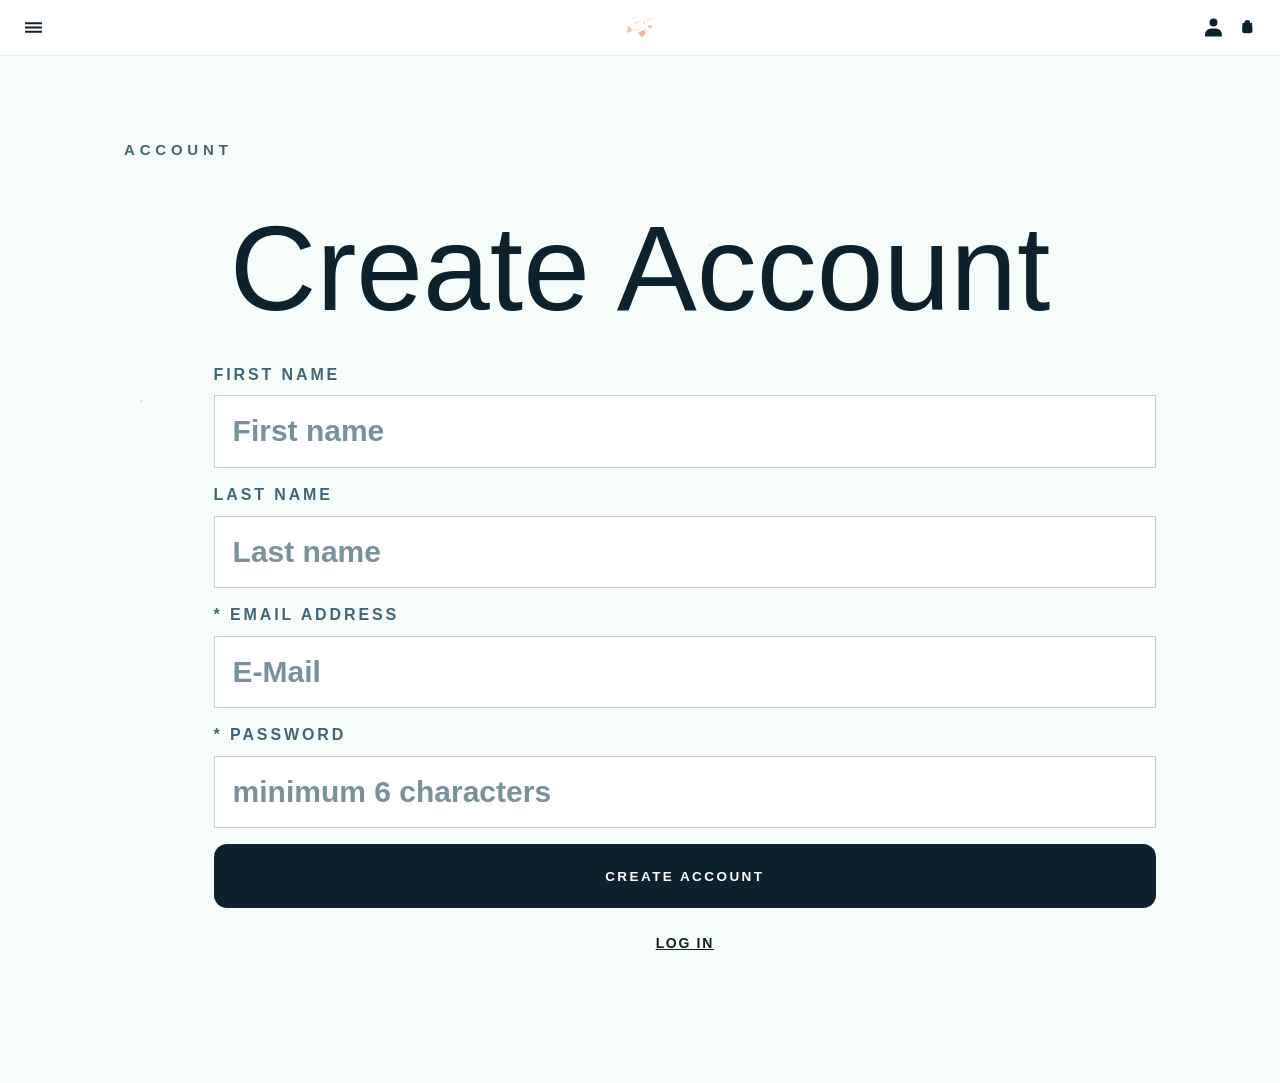
<file: preview/create-account-preview.html>
<!doctype html>
<html lang="en">
  <head>
    <meta charset="utf-8">
    <meta name="viewport" content="width=device-width,initial-scale=1">
    <title>X Create Account Preview</title>
    <link rel="stylesheet" href="../assets/cinelin-tokens.css">
    <link rel="stylesheet" href="../assets/cinelin-pages.css">
    <script src="../assets/cinelin-pages.js" defer></script>
    <style>
      html { font-size: 62.5%; }
      body { margin: 0; }
      .cinelin-auth-preview {
        color: rgb(var(--cinelin-home-ink));
        font-family: var(--cinelin-home-font);
        min-height: 76vh;
        padding: clamp(3rem, 6vw, 7rem) clamp(2rem, 5vw, 7.2rem) clamp(5rem, 8vw, 9rem);
        position: relative;
      }
      .cinelin-auth-preview::before {
        background:
          radial-gradient(circle at 7% 34%, rgb(var(--cinelin-home-blue) / 0.22) 0 0.14rem, transparent 0.18rem),
          radial-gradient(circle at 56% 18%, rgb(var(--cinelin-home-blue) / 0.2) 0 0.12rem, transparent 0.16rem),
          radial-gradient(circle at 88% 61%, rgb(var(--cinelin-home-blue) / 0.2) 0 0.16rem, transparent 0.2rem);
        content: "";
        inset: 0;
        pointer-events: none;
        position: absolute;
      }
      .cinelin-auth-preview > * { position: relative; }
      .cinelin-auth-preview__kicker {
        color: rgb(var(--cinelin-home-muted));
        font-size: clamp(1.2rem, 1.4vw, 1.5rem);
        font-weight: 700;
        letter-spacing: 0.32em;
        margin: 0 0 clamp(2.4rem, 5vw, 5.6rem);
        text-transform: uppercase;
      }
      .cinelin-auth-preview h1 {
        font-size: clamp(5.4rem, 12vw, 12rem);
        font-weight: 400;
        letter-spacing: 0;
        line-height: 0.88;
        margin: 0 0 clamp(2.4rem, 4vw, 4.2rem);
        text-align: center;
      }
      .cinelin-auth-preview__panel {
        max-width: 100rem;
      }
      .cinelin-auth-preview form {
        display: grid;
        gap: 1.6rem;
      }
      .cinelin-auth-preview label {
        color: rgb(var(--cinelin-home-muted));
        display: grid;
        font-size: clamp(1.2rem, 1.35vw, 1.6rem);
        font-weight: 700;
        gap: 1rem;
        letter-spacing: 0.18em;
        text-transform: uppercase;
      }
      .cinelin-auth-preview input {
        border: 0.1rem solid rgb(var(--cinelin-home-ink) / 0.22);
        color: rgb(var(--cinelin-home-ink));
        font: inherit;
        font-size: clamp(2rem, 3vw, 3rem);
        min-height: 6.4rem;
        padding: 1.5rem 1.8rem;
      }
      .cinelin-auth-preview input::placeholder {
        color: rgb(var(--cinelin-home-muted) / 0.72);
        opacity: 1;
      }
      .cinelin-auth-preview button {
        background: rgb(var(--cinelin-home-ink));
        border: 0;
        border-radius: 1.3rem;
        color: rgb(var(--cinelin-home-panel));
        cursor: pointer;
        font-size: 1.35rem;
        font-weight: 700;
        letter-spacing: 0.18em;
        min-height: 6.4rem;
        text-transform: uppercase;
      }
      .cinelin-auth-preview__login {
        color: rgb(var(--cinelin-home-ink));
        font-size: 1.4rem;
        font-weight: 700;
        justify-self: center;
        letter-spacing: 0.12em;
        margin-top: 1rem;
        text-transform: uppercase;
      }
      @media (min-width: 750px) {
        .cinelin-auth-preview__panel { margin-left: clamp(0rem, 7vw, 9rem); }
      }
      @media (max-width: 749px) {
        .cinelin-auth-preview h1 { text-align: left; }
      }
    </style>
  </head>
  <body>
    <section class="cinelin-page cinelin-page--auth" data-cinelin-page>
      <div class="cinelin-page__shell">
        <nav class="cinelin-page__topline" aria-label="Page navigation">
          <div class="cinelin-page__left-actions">
            <button class="cinelin-page__menu-button" type="button" data-cinelin-menu-toggle aria-controls="CinelinPageMenu-preview" aria-expanded="false">
              <span class="visually-hidden">Open menu</span>
              <svg viewBox="0 0 18 16" aria-hidden="true"><path fill="currentColor" d="M1 3h16v2H1zm0 4h16v2H1zm0 4h16v2H1z"/></svg>
            </button>
          </div>
          <nav class="cinelin-page__topnav" aria-label="Primary navigation">
            <a href="collection-preview.html">Collection</a>
            <a href="about-preview.html">About</a>
          </nav>
          <a class="cinelin-page__topline-brand" href="homepage-preview.html" aria-label="Milk N Rose">
            <img src="../assets/cow%20_1.png" alt="Milk N Rose">
          </a>
          <div class="cinelin-page__actions">
            <a class="cinelin-page__utility-link" href="collection-preview.html">Shop</a>
            <a class="cinelin-page__icon-button" href="sign-in-preview.html" aria-label="Account">
              <svg viewBox="0 0 18 19" aria-hidden="true"><path fill="currentColor" d="M9 .5a4 4 0 1 1 0 8 4 4 0 0 1 0-8Zm0 10c5.7 0 8.5 1.6 8.5 7.5v.5H.5V18c0-5.9 2.8-7.5 8.5-7.5Z"/></svg>
            </a>
            <a class="cinelin-page__icon-button" href="cart-preview.html" aria-label="Cart">
              <svg class="icon-cart" viewBox="0 0 40 40" aria-hidden="true"><path fill="currentColor" d="M20.5 6.5a4.75 4.75 0 0 0-4.75 4.75v.56h-3.16l-.77 11.6a5 5 0 0 0 4.99 5.34h7.38a5 5 0 0 0 4.99-5.33l-.77-11.6h-3.16v-.57A4.75 4.75 0 0 0 20.5 6.5Z"/></svg>
            </a>
          </div>
          <div class="cinelin-page__menu-list" id="CinelinPageMenu-preview" data-cinelin-menu>
            <div class="cinelin-page__menu-nav">
              <a href="homepage-preview.html">Home</a>
              <a href="collection-preview.html">Collection</a>
              <a href="about-preview.html">About</a>
              <a href="cart-preview.html">Cart</a>
            </div>
          </div>
        </nav>

        <main class="cinelin-auth-preview">
          <p class="cinelin-auth-preview__kicker">Account</p>
          <h1>Create Account</h1>
          <div class="cinelin-auth-preview__panel">
            <form>
              <label>
                First name
                <input type="text" placeholder="First name" autocomplete="given-name">
              </label>
              <label>
                Last name
                <input type="text" placeholder="Last name" autocomplete="family-name">
              </label>
              <label>
                * Email address
                <input type="email" placeholder="E-Mail" autocomplete="email">
              </label>
              <label>
                * Password
                <input type="password" placeholder="minimum 6 characters" autocomplete="new-password">
              </label>
              <button type="button">Create account</button>
              <a class="cinelin-auth-preview__login" href="sign-in-preview.html">Log in</a>
            </form>
          </div>
        </main>
      </div>
    </section>
  </body>
</html>
</file>
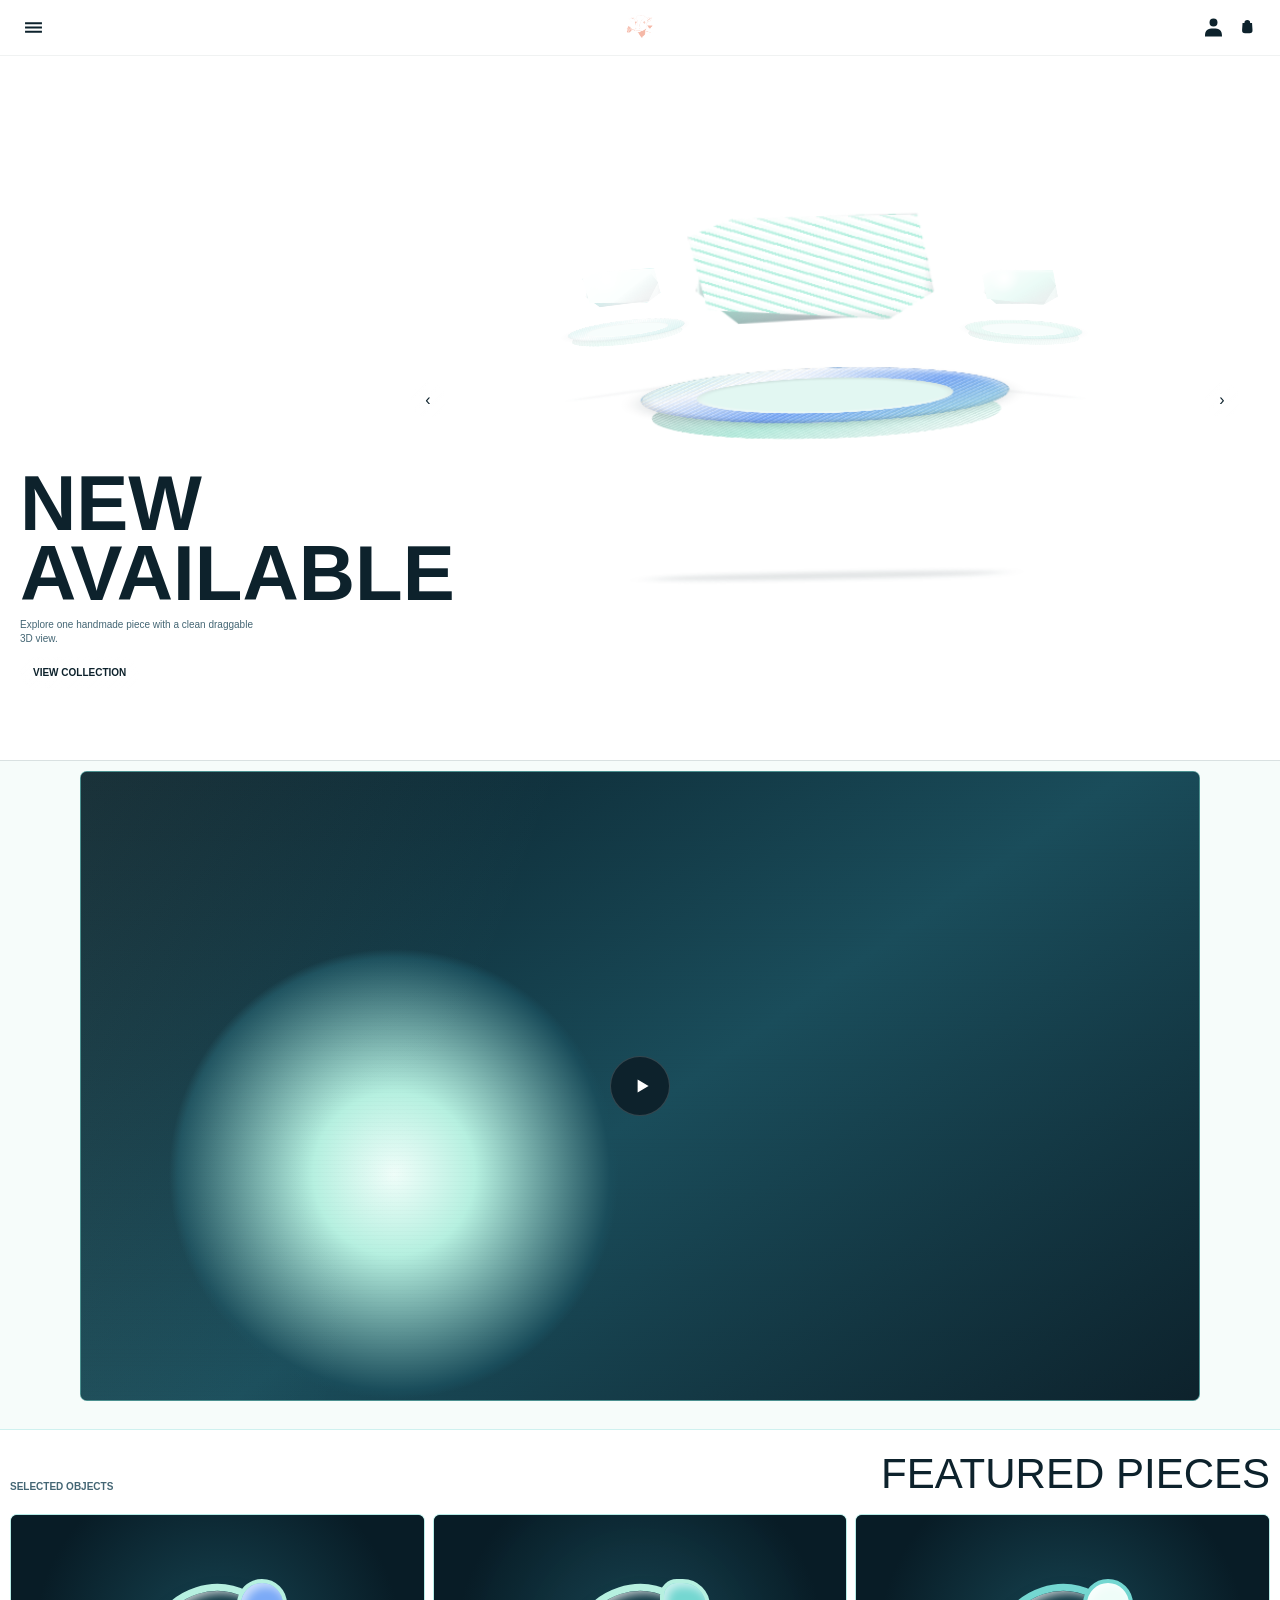
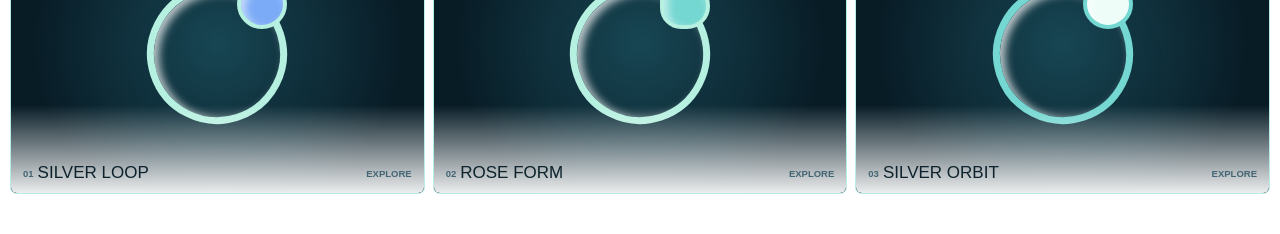
<file: preview/homepage-preview.html>
<!doctype html>
<html lang="en">
  <head>
    <meta charset="utf-8">
    <meta name="viewport" content="width=device-width,initial-scale=1">
    <title>X Homepage Preview</title>
    <link rel="stylesheet" href="../assets/cinelin-tokens.css">
    <link rel="stylesheet" href="../assets/homepage.css">
    <style>
      body {
        margin: 0;
      }

      html {
        font-size: 62.5%;
      }

      .visually-hidden {
        clip: rect(0 0 0 0);
        height: 1px;
        margin: -1px;
        overflow: hidden;
        position: absolute;
        width: 1px;
      }

      body.template-index .shopify-section-group-header-group {
        display: none;
      }
    </style>
  </head>
  <body class="template-index">
    <section class="homepage" data-homepage data-auto-rotate="false" data-rotation-speed="18">
      <header class="homepage__topbar" aria-label="X home navigation">
        <button class="homepage__icon-button homepage__menu-button" type="button" data-homepage-menu-toggle aria-controls="HomepageMenu-preview" aria-expanded="false">
          <span class="visually-hidden">Open menu</span>
          <svg viewBox="0 0 18 16" aria-hidden="true"><path fill="currentColor" d="M1 3h16v2H1zm0 4h16v2H1zm0 4h16v2H1z"/></svg>
        </button>

        <nav class="homepage__topnav" aria-label="Primary navigation">
          <a href="collection-preview.html">Collection</a>
          <a href="about-preview.html">About</a>
        </nav>

        <a class="homepage__brand" href="homepage-preview.html" aria-label="Milk N Rose">
          <img src="../assets/cow%20_1.png" alt="Milk N Rose">
        </a>

        <div class="homepage__actions">
          <a class="homepage__utility-link" href="collection-preview.html">Shop</a>
          <a class="homepage__icon-button" href="sign-in-preview.html" aria-label="Account">
            <svg viewBox="0 0 18 19" aria-hidden="true"><path fill="currentColor" d="M9 .5a4 4 0 1 1 0 8 4 4 0 0 1 0-8Zm0 10c5.7 0 8.5 1.6 8.5 7.5v.5H.5V18c0-5.9 2.8-7.5 8.5-7.5Z"/></svg>
          </a>
          <button class="homepage__icon-button" type="button" aria-label="Open bag" data-homepage-cart-toggle aria-controls="HomepageCartDrawer-preview" aria-expanded="false">
            <svg class="icon-cart" viewBox="0 0 40 40" aria-hidden="true"><path fill="currentColor" d="M20.5 6.5a4.75 4.75 0 0 0-4.75 4.75v.56h-3.16l-.77 11.6a5 5 0 0 0 4.99 5.34h7.38a5 5 0 0 0 4.99-5.33l-.77-11.6h-3.16v-.57A4.75 4.75 0 0 0 20.5 6.5Z"/></svg>
          </button>
        </div>
      </header>

      <div class="homepage__stage" data-homepage-stage>
        <div class="homepage__menu" id="HomepageMenu-preview" data-homepage-menu>
          <nav class="homepage__nav" aria-label="Site navigation">
            <a class="homepage__nav-link" href="../index.html">Home</a>
            <a class="homepage__nav-link" href="collection-preview.html">Collection</a>
            <a class="homepage__nav-link" href="about-preview.html">About</a>
            <a class="homepage__nav-link" href="cart-preview.html">Cart</a>
          </nav>
          <div class="homepage__socials" aria-label="Social links">
            <a href="#" aria-label="Instagram">
              <svg viewBox="0 0 20 20" aria-hidden="true"><rect x="3.2" y="3.2" width="13.6" height="13.6" rx="4" fill="none" stroke="currentColor" stroke-width="1.6"/><circle cx="10" cy="10" r="3.2" fill="none" stroke="currentColor" stroke-width="1.6"/><circle cx="14.2" cy="5.8" r="1" fill="currentColor"/></svg>
            </a>
            <a href="#" aria-label="Facebook">
              <svg viewBox="0 0 20 20" aria-hidden="true"><path fill="currentColor" d="M11.5 18v-7h2.3l.4-2.8h-2.7V6.4c0-.8.2-1.3 1.4-1.3h1.5V2.6c-.7-.1-1.4-.2-2.2-.2-2.2 0-3.8 1.4-3.8 3.8v2H6V11h2.4v7z"/></svg>
            </a>
          </div>
        </div>

        <div class="homepage__hero-copy">
          <h1 class="homepage__hero-title">New available</h1>
          <p class="homepage__hero-text">Explore one handmade piece with a clean draggable 3D view.</p>
          <a class="homepage__hero-link" href="collection-preview.html">View collection</a>
        </div>

        <div class="homepage__orbit-wrap" aria-label="Interactive X product model">
          <div class="homepage__orbit homepage__orbit--single" data-homepage-orbit style="--homepage-model-count: 1;">
            <article class="homepage__model homepage__model--style-1" style="--homepage-model-index: 0;"><button class="homepage__model-button" type="button" aria-label="Spin Pearl loop 3D model"><span class="homepage__model-object" aria-hidden="true"><span class="homepage__model-gem"></span><span class="homepage__model-ring"></span><span class="homepage__model-stone"></span></span></button><a class="homepage__model-label" href="product-preview.html" data-label="Pearl loop"><span class="homepage__model-label-text">Pearl loop</span></a></article>
            <article class="homepage__model homepage__model--style-2" style="--homepage-model-index: 1;"><button class="homepage__model-button" type="button" aria-label="Spin Green drop 3D model"><span class="homepage__model-object" aria-hidden="true"><span class="homepage__model-gem"></span><span class="homepage__model-ring"></span><span class="homepage__model-stone"></span></span></button><a class="homepage__model-label" href="product-preview.html" data-label="Green drop"><span class="homepage__model-label-text">Green drop</span></a></article>
            <article class="homepage__model homepage__model--style-3" style="--homepage-model-index: 2;"><button class="homepage__model-button" type="button" aria-label="Spin Rose charm 3D model"><span class="homepage__model-object" aria-hidden="true"><span class="homepage__model-gem"></span><span class="homepage__model-ring"></span><span class="homepage__model-stone"></span></span></button><a class="homepage__model-label" href="product-preview.html" data-label="Rose charm"><span class="homepage__model-label-text">Rose charm</span></a></article>
            <article class="homepage__model homepage__model--style-4" style="--homepage-model-index: 3;"><button class="homepage__model-button" type="button" aria-label="Spin Silver orbit 3D model"><span class="homepage__model-object" aria-hidden="true"><span class="homepage__model-gem"></span><span class="homepage__model-ring"></span><span class="homepage__model-stone"></span></span></button><a class="homepage__model-label" href="product-preview.html" data-label="Silver orbit"><span class="homepage__model-label-text">Silver orbit</span></a></article>
          </div>
          <button class="homepage__control homepage__control--prev" type="button" data-homepage-prev aria-label="Previous model">&lsaquo;</button>
          <button class="homepage__control homepage__control--next" type="button" data-homepage-next aria-label="Next model">&rsaquo;</button>
        </div>

      </div>

      <div class="homepage__video-section">
        <div class="homepage__video-shell">
          <button class="homepage__video homepage__video-poster" type="button" aria-label="Play the making process video">
            <span class="homepage__video-placeholder"></span>
            <span class="homepage__play" aria-hidden="true">
              <svg viewBox="0 0 20 20"><path fill="currentColor" d="M6 4v12l10-6z"/></svg>
            </span>
          </button>
        </div>
      </div>

      <section class="homepage__featured" aria-labelledby="HomepageFeatured-preview">
        <header class="homepage__featured-header">
          <p class="homepage__featured-kicker">Selected objects</p>
          <h2 class="homepage__featured-title" id="HomepageFeatured-preview">Featured pieces</h2>
        </header>
        <div class="homepage__featured-list">
          <a class="homepage__featured-piece homepage__featured-piece--style-1" href="product-preview.html"><span class="homepage__featured-media"><span class="homepage__featured-placeholder"><span class="homepage__featured-placeholder-ring"></span><span class="homepage__featured-placeholder-stone"></span></span></span><span class="homepage__featured-copy"><span class="homepage__featured-index">01</span><span class="homepage__featured-name">Silver loop</span><span class="homepage__featured-price">Explore</span></span></a>
          <a class="homepage__featured-piece homepage__featured-piece--style-2" href="product-preview.html"><span class="homepage__featured-media"><span class="homepage__featured-placeholder"><span class="homepage__featured-placeholder-ring"></span><span class="homepage__featured-placeholder-stone"></span></span></span><span class="homepage__featured-copy"><span class="homepage__featured-index">02</span><span class="homepage__featured-name">Rose form</span><span class="homepage__featured-price">Explore</span></span></a>
          <a class="homepage__featured-piece homepage__featured-piece--style-3" href="product-preview.html"><span class="homepage__featured-media"><span class="homepage__featured-placeholder"><span class="homepage__featured-placeholder-ring"></span><span class="homepage__featured-placeholder-stone"></span></span></span><span class="homepage__featured-copy"><span class="homepage__featured-index">03</span><span class="homepage__featured-name">Silver orbit</span><span class="homepage__featured-price">Explore</span></span></a>
        </div>
      </section>

      <aside class="homepage__cart-drawer" id="HomepageCartDrawer-preview" data-homepage-cart-drawer aria-label="Bag" aria-hidden="true">
        <div class="homepage__cart-panel" role="dialog" aria-modal="true" aria-labelledby="HomepageCartTitle-preview">
          <header class="homepage__cart-header">
            <h2 id="HomepageCartTitle-preview">Bag</h2>
            <button class="homepage__cart-close" type="button" data-homepage-cart-close aria-label="Close bag">
              <svg viewBox="0 0 20 20" aria-hidden="true"><path d="m4 4 12 12M16 4 4 16" fill="none" stroke="currentColor" stroke-width="2"/></svg>
            </button>
          </header>
          <p class="homepage__cart-promo">Spend $15.00 more and get free shipping</p>
          <article class="homepage__cart-item">
            <div class="homepage__cart-model" aria-hidden="true">
              <span class="homepage__model-object"><span class="homepage__model-gem"></span><span class="homepage__model-ring"></span><span class="homepage__model-stone"></span></span>
            </div>
            <div class="homepage__cart-copy">
              <h3>Pearl loop</h3>
              <p>$88</p>
              <p>Sterling silver / One size</p>
              <div class="homepage__cart-controls">
                <button type="button" aria-label="Decrease quantity">-</button>
                <span>1</span>
                <button type="button" aria-label="Increase quantity">+</button>
              </div>
              <a href="cart-preview.html">Remove</a>
            </div>
          </article>
          <div class="homepage__cart-trust" aria-label="Order promises">
            <span><strong>Trusted by 1m</strong><small>customers</small></span>
            <span><strong>Secure payments</strong><small>protected checkout</small></span>
            <span><strong>Easy returns</strong><small>simple support</small></span>
          </div>
          <div class="homepage__cart-summary">
            <div><span>Sub total</span><span>$88.00</span></div>
            <div><span>Total</span><strong>$88.00</strong></div>
            <a href="cart-preview.html">Checkout</a>
          </div>
        </div>
      </aside>
    </section>

    <script src="../assets/homepage.js"></script>
  </body>
</html>
</file>
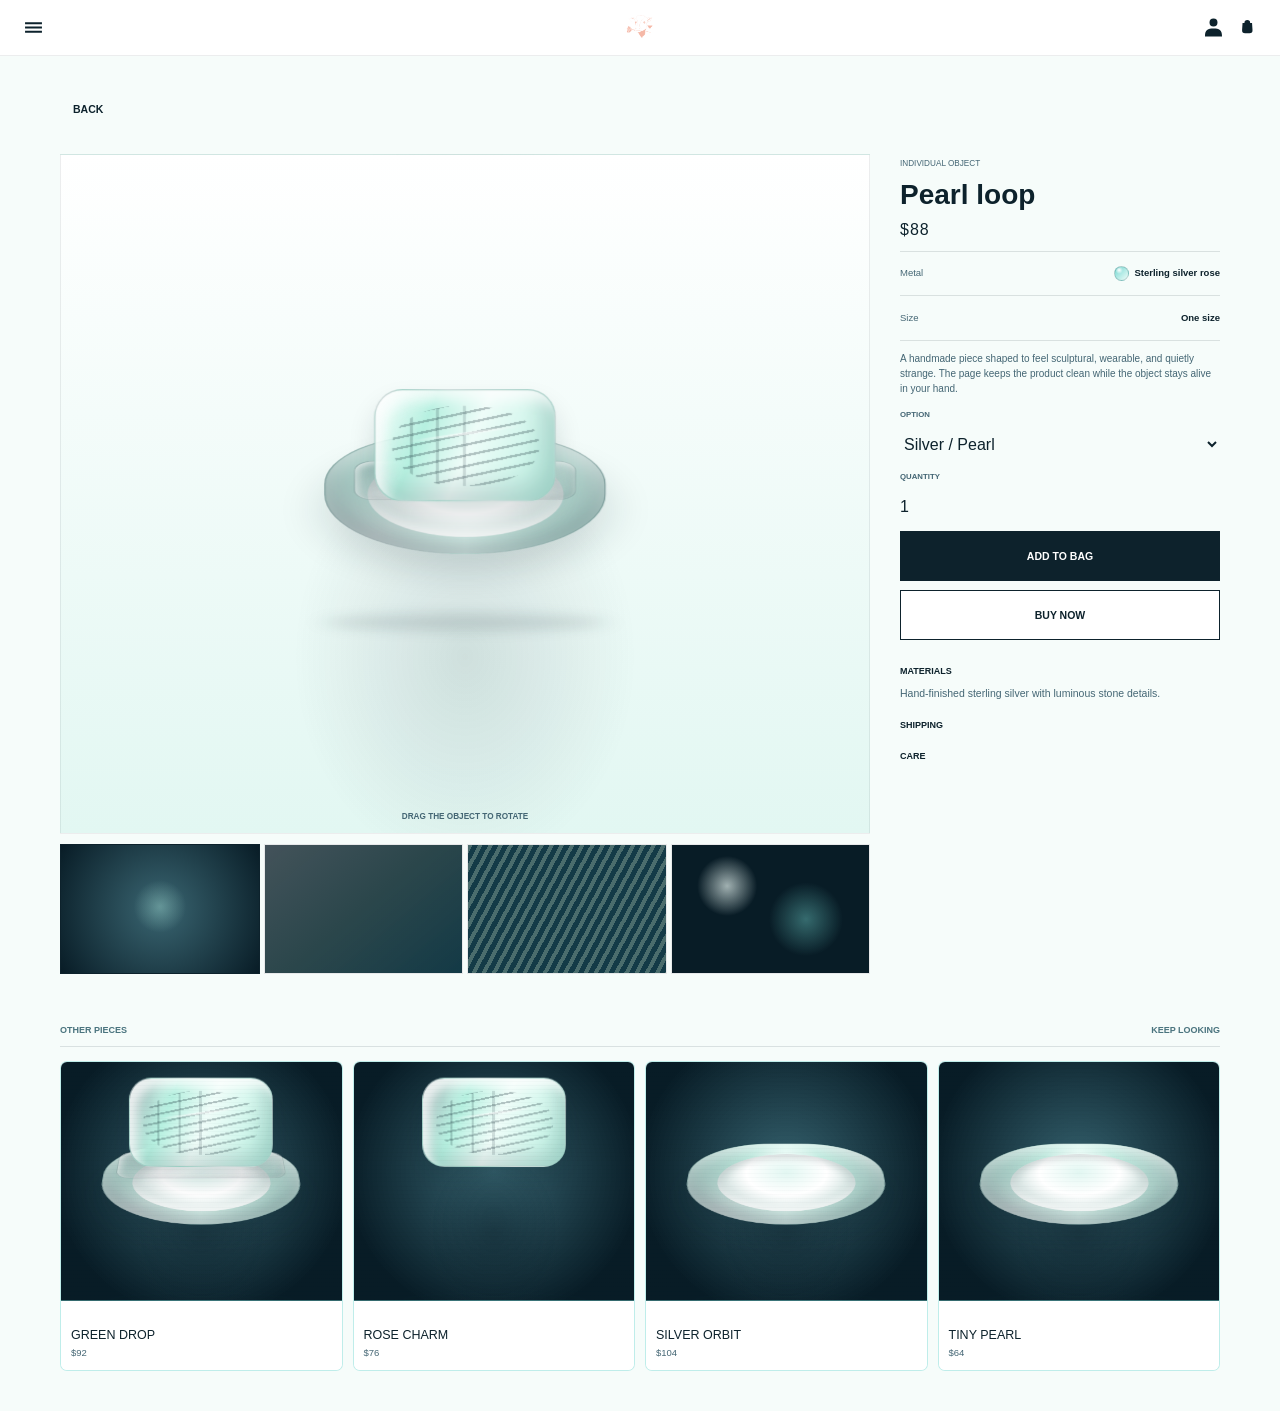
<file: preview/product-preview.html>
<!doctype html>
<html lang="en">
  <head>
    <meta charset="utf-8">
    <meta name="viewport" content="width=device-width,initial-scale=1">
    <title>X Product Preview</title>
    <link rel="stylesheet" href="../assets/cinelin-tokens.css">
    <link rel="stylesheet" href="../assets/component-price.css">
    <link rel="stylesheet" href="../assets/cinelin-pages.css">
    <script src="../assets/cinelin-pages.js" defer></script>
    <style>
      html { font-size: 62.5%; }
      body { margin: 0; }
      .hidden { display: none !important; }
    </style>
  </head>
  <body>
    <section class="cinelin-page cinelin-page--product" data-cinelin-page>
      <div class="cinelin-page__shell">
        <nav class="cinelin-page__topline" aria-label="Page navigation">
          <div class="cinelin-page__left-actions">
            <button class="cinelin-page__menu-button" type="button" data-cinelin-menu-toggle aria-controls="CinelinPageMenu-preview" aria-expanded="false">
              <span class="visually-hidden">Open menu</span>
              <svg viewBox="0 0 18 16" aria-hidden="true"><path fill="currentColor" d="M1 3h16v2H1zm0 4h16v2H1zm0 4h16v2H1z"/></svg>
            </button>
          </div>
          <nav class="cinelin-page__topnav" aria-label="Primary navigation">
            <a href="collection-preview.html">Collection</a>
            <a href="about-preview.html">About</a>
          </nav>
          <a class="cinelin-page__topline-brand" href="homepage-preview.html" aria-label="Milk N Rose">
            <img src="../assets/cow%20_1.png" alt="Milk N Rose">
          </a>
          <div class="cinelin-page__actions">
            <a class="cinelin-page__utility-link" href="collection-preview.html">Shop</a>
            <a class="cinelin-page__icon-button" href="sign-in-preview.html" aria-label="Account">
              <svg viewBox="0 0 18 19" aria-hidden="true"><path fill="currentColor" d="M9 .5a4 4 0 1 1 0 8 4 4 0 0 1 0-8Zm0 10c5.7 0 8.5 1.6 8.5 7.5v.5H.5V18c0-5.9 2.8-7.5 8.5-7.5Z"/></svg>
            </a>
            <a class="cinelin-page__icon-button" href="cart-preview.html" aria-label="Cart">
              <svg class="icon-cart" viewBox="0 0 40 40" aria-hidden="true"><path fill="currentColor" d="M20.5 6.5a4.75 4.75 0 0 0-4.75 4.75v.56h-3.16l-.77 11.6a5 5 0 0 0 4.99 5.34h7.38a5 5 0 0 0 4.99-5.33l-.77-11.6h-3.16v-.57A4.75 4.75 0 0 0 20.5 6.5Z"/></svg>
            </a>
          </div>
          <div class="cinelin-page__menu-list" id="CinelinPageMenu-preview" data-cinelin-menu>
            <div class="cinelin-page__menu-nav">
              <a href="homepage-preview.html">Home</a>
              <a href="collection-preview.html">Collection</a>
              <a href="about-preview.html">About</a>
              <a href="cart-preview.html">Cart</a>
            </div>
          </div>
        </nav>

        <a class="cinelin-page__button cinelin-page__button--back cinelin-product__back" href="collection-preview.html">Back</a>

        <div class="cinelin-product" data-cinelin-product>
          <div class="cinelin-product__media" data-cinelin-product-media>
            <div class="cinelin-product__stage" data-cinelin-model-card>
              <button class="cinelin-product__model-button" type="button" aria-label="Spin Pearl loop 3D model" data-cinelin-model-button>
                <span class="cinelin-card__model cinelin-product__model">
                  <span class="cinelin-card__gem"></span>
                  <span class="cinelin-card__ring"></span>
                  <span class="cinelin-card__stone"></span>
                  <span class="cinelin-card__shadow"></span>
                </span>
              </button>
              <p class="cinelin-product__stage-note">Drag the object to rotate</p>
            </div>

            <div class="cinelin-product__gallery" aria-label="Pearl loop media gallery">
              <button class="cinelin-product__thumb is-active" type="button" data-cinelin-product-thumb aria-label="Show media 1"><span class="cinelin-product__thumb-fallback cinelin-product__thumb-fallback--1"></span></button>
              <button class="cinelin-product__thumb" type="button" data-cinelin-product-thumb aria-label="Show media 2"><span class="cinelin-product__thumb-fallback cinelin-product__thumb-fallback--2"></span></button>
              <button class="cinelin-product__thumb" type="button" data-cinelin-product-thumb aria-label="Show media 3"><span class="cinelin-product__thumb-fallback cinelin-product__thumb-fallback--3"></span></button>
              <button class="cinelin-product__thumb" type="button" data-cinelin-product-thumb aria-label="Show media 4"><span class="cinelin-product__thumb-fallback cinelin-product__thumb-fallback--4"></span></button>
            </div>
          </div>

          <div class="cinelin-product__info">
            <p class="cinelin-page__kicker">Individual object</p>
            <h1 class="cinelin-product__title">Pearl loop</h1>
            <div class="cinelin-product__price price" role="status">$88</div>
            <div class="cinelin-product__options" aria-label="Product selections">
              <div class="cinelin-product__option-row"><span class="cinelin-product__option-label">Metal</span><span class="cinelin-product__option-value"><span class="cinelin-product__swatch" aria-hidden="true"></span>Sterling silver rose</span></div>
              <div class="cinelin-product__option-row"><span class="cinelin-product__option-label">Size</span><span class="cinelin-product__option-value">One size</span></div>
            </div>
            <p class="cinelin-product__description">A handmade piece shaped to feel sculptural, wearable, and quietly strange. The page keeps the product clean while the object stays alive in your hand.</p>

            <form class="cinelin-product__form">
              <label class="cinelin-product__label" for="PreviewOption">Option</label>
              <select class="cinelin-product__select" id="PreviewOption">
                <option>Silver / Pearl</option>
                <option>Sterling silver / Pearl</option>
              </select>
              <label class="cinelin-product__label" for="PreviewQuantity">Quantity</label>
              <input class="cinelin-product__quantity" id="PreviewQuantity" type="number" value="1" min="1">
              <div class="cinelin-product__buttons">
                <button class="cinelin-page__button cinelin-product__submit" type="button">Add to bag</button>
                <button class="shopify-payment-button__button" type="button">Buy now</button>
              </div>
            </form>

            <div class="cinelin-product__details" aria-label="Product details">
              <details open><summary>Materials</summary><p>Hand-finished sterling silver with luminous stone details.</p></details>
              <details><summary>Shipping</summary><p>Ships in protective packaging.</p></details>
              <details><summary>Care</summary><p>Keep dry, store softly, and wipe with a clean cloth after wear.</p></details>
            </div>
          </div>
        </div>

        <section class="cinelin-product__related" aria-labelledby="CinelinProductRelated-preview">
          <div class="cinelin-page__toolbar">
            <span id="CinelinProductRelated-preview">Other pieces</span>
            <span>Keep looking</span>
          </div>

          <div class="cinelin-page__grid cinelin-product__related-grid" data-cinelin-product-grid>
            <article class="cinelin-card" data-cinelin-model-card><button class="cinelin-card__media" type="button" aria-label="Spin Green drop 3D model" data-cinelin-model-button><span class="cinelin-card__model"><span class="cinelin-card__gem"></span><span class="cinelin-card__ring"></span><span class="cinelin-card__stone"></span><span class="cinelin-card__shadow"></span></span></button><a class="cinelin-card__body" href="product-preview.html"><span class="cinelin-card__title">Green drop</span><span class="cinelin-card__price">$92</span></a></article>
            <article class="cinelin-card" data-cinelin-model-card><button class="cinelin-card__media" type="button" aria-label="Spin Rose charm 3D model" data-cinelin-model-button><span class="cinelin-card__model"><span class="cinelin-card__gem"></span><span class="cinelin-card__ring"></span><span class="cinelin-card__stone"></span><span class="cinelin-card__shadow"></span></span></button><a class="cinelin-card__body" href="product-preview.html"><span class="cinelin-card__title">Rose charm</span><span class="cinelin-card__price">$76</span></a></article>
            <article class="cinelin-card" data-cinelin-model-card><button class="cinelin-card__media" type="button" aria-label="Spin Silver orbit 3D model" data-cinelin-model-button><span class="cinelin-card__model"><span class="cinelin-card__gem"></span><span class="cinelin-card__ring"></span><span class="cinelin-card__stone"></span><span class="cinelin-card__shadow"></span></span></button><a class="cinelin-card__body" href="product-preview.html"><span class="cinelin-card__title">Silver orbit</span><span class="cinelin-card__price">$104</span></a></article>
            <article class="cinelin-card" data-cinelin-model-card><button class="cinelin-card__media" type="button" aria-label="Spin Tiny pearl 3D model" data-cinelin-model-button><span class="cinelin-card__model"><span class="cinelin-card__gem"></span><span class="cinelin-card__ring"></span><span class="cinelin-card__stone"></span><span class="cinelin-card__shadow"></span></span></button><a class="cinelin-card__body" href="product-preview.html"><span class="cinelin-card__title">Tiny pearl</span><span class="cinelin-card__price">$64</span></a></article>
          </div>
        </section>
      </div>
    </section>
  </body>
</html>
</file>
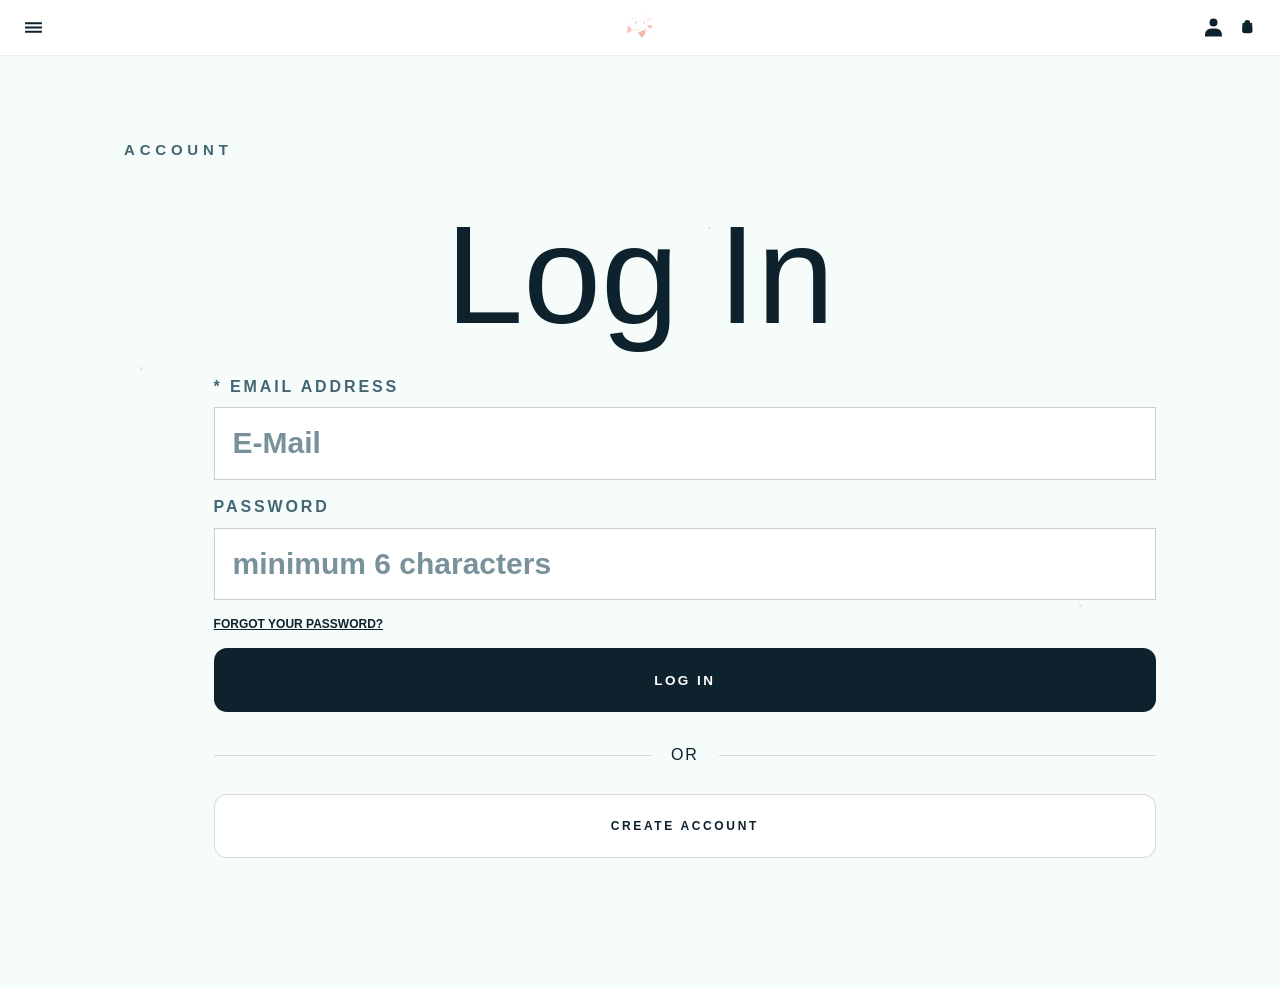
<file: preview/sign-in-preview.html>
<!doctype html>
<html lang="en">
  <head>
    <meta charset="utf-8">
    <meta name="viewport" content="width=device-width,initial-scale=1">
    <title>X Sign In Preview</title>
    <link rel="stylesheet" href="../assets/cinelin-tokens.css">
    <link rel="stylesheet" href="../assets/cinelin-pages.css">
    <script src="../assets/cinelin-pages.js" defer></script>
    <style>
      html { font-size: 62.5%; }
      body { margin: 0; }
      .cinelin-auth-preview {
        color: rgb(var(--cinelin-home-ink));
        font-family: var(--cinelin-home-font);
        min-height: 76vh;
        padding: clamp(3rem, 6vw, 7rem) clamp(2rem, 5vw, 7.2rem) clamp(5rem, 8vw, 9rem);
        position: relative;
      }
      .cinelin-auth-preview::before {
        background:
          radial-gradient(circle at 7% 34%, rgb(var(--cinelin-home-blue) / 0.22) 0 0.14rem, transparent 0.18rem),
          radial-gradient(circle at 56% 18%, rgb(var(--cinelin-home-blue) / 0.2) 0 0.12rem, transparent 0.16rem),
          radial-gradient(circle at 88% 61%, rgb(var(--cinelin-home-blue) / 0.2) 0 0.16rem, transparent 0.2rem);
        content: "";
        inset: 0;
        pointer-events: none;
        position: absolute;
      }
      .cinelin-auth-preview > * { position: relative; }
      .cinelin-auth-preview__kicker {
        color: rgb(var(--cinelin-home-muted));
        font-size: clamp(1.2rem, 1.4vw, 1.5rem);
        font-weight: 700;
        letter-spacing: 0.32em;
        margin: 0 0 clamp(2.4rem, 5vw, 5.6rem);
        text-transform: uppercase;
      }
      .cinelin-auth-preview h1 {
        font-size: clamp(6rem, 14vw, 14rem);
        font-weight: 400;
        letter-spacing: 0;
        line-height: 0.84;
        margin: 0 0 clamp(2.4rem, 4vw, 4.2rem);
        text-align: center;
      }
      .cinelin-auth-preview__panel {
        max-width: 100rem;
      }
      .cinelin-auth-preview__create {
        align-items: center;
        border: 0.1rem solid rgb(var(--cinelin-home-ink) / 0.16);
        border-radius: 1.3rem;
        color: rgb(var(--cinelin-home-ink));
        display: inline-flex;
        font-size: 1.2rem;
        font-weight: 700;
        justify-content: center;
        letter-spacing: 0.22em;
        min-height: 4.8rem;
        min-width: 13rem;
        padding: 0 2.4rem;
        text-decoration: none;
        text-transform: uppercase;
      }
      .cinelin-auth-preview form {
        display: grid;
        gap: 1.6rem;
      }
      .cinelin-auth-preview label {
        color: rgb(var(--cinelin-home-muted));
        display: grid;
        font-size: clamp(1.2rem, 1.35vw, 1.6rem);
        font-weight: 700;
        gap: 1rem;
        letter-spacing: 0.18em;
        text-transform: uppercase;
      }
      .cinelin-auth-preview input {
        border: 0.1rem solid rgb(var(--cinelin-home-ink) / 0.22);
        color: rgb(var(--cinelin-home-ink));
        font: inherit;
        font-size: clamp(2rem, 3vw, 3rem);
        min-height: 6.4rem;
        padding: 1.5rem 1.8rem;
      }
      .cinelin-auth-preview input::placeholder {
        color: rgb(var(--cinelin-home-muted) / 0.72);
        opacity: 1;
      }
      .cinelin-auth-preview button {
        background: rgb(var(--cinelin-home-ink));
        border: 0;
        border-radius: 1.3rem;
        color: rgb(var(--cinelin-home-panel));
        cursor: pointer;
        font-size: 1.35rem;
        font-weight: 700;
        letter-spacing: 0.18em;
        min-height: 6.4rem;
        text-transform: uppercase;
      }
      .cinelin-auth-preview__helper {
        color: rgb(var(--cinelin-home-muted));
        font-size: 1.2rem;
        font-weight: 700;
        justify-self: start;
        text-transform: uppercase;
      }
      .cinelin-auth-preview__divider {
        align-items: center;
        display: grid;
        font-size: 1.6rem;
        gap: 2rem;
        grid-template-columns: minmax(0, 1fr) auto minmax(0, 1fr);
        letter-spacing: 0.12em;
        margin: 1.6rem 0 1.2rem;
        text-transform: uppercase;
      }
      .cinelin-auth-preview__divider::before,
      .cinelin-auth-preview__divider::after {
        background: rgb(var(--cinelin-home-ink) / 0.16);
        content: "";
        height: 0.1rem;
      }
      .cinelin-auth-preview__create {
        background: rgb(var(--cinelin-home-panel));
        min-height: 6.4rem;
        width: 100%;
      }
      @media (min-width: 750px) {
        .cinelin-auth-preview__panel { margin-left: clamp(0rem, 7vw, 9rem); }
      }
      @media (max-width: 749px) {
        .cinelin-auth-preview h1 { text-align: left; }
      }
    </style>
  </head>
  <body>
    <section class="cinelin-page cinelin-page--auth" data-cinelin-page>
      <div class="cinelin-page__shell">
        <nav class="cinelin-page__topline" aria-label="Page navigation">
          <div class="cinelin-page__left-actions">
            <button class="cinelin-page__menu-button" type="button" data-cinelin-menu-toggle aria-controls="CinelinPageMenu-preview" aria-expanded="false">
              <span class="visually-hidden">Open menu</span>
              <svg viewBox="0 0 18 16" aria-hidden="true"><path fill="currentColor" d="M1 3h16v2H1zm0 4h16v2H1zm0 4h16v2H1z"/></svg>
            </button>
          </div>
          <nav class="cinelin-page__topnav" aria-label="Primary navigation">
            <a href="collection-preview.html">Collection</a>
            <a href="about-preview.html">About</a>
          </nav>
          <a class="cinelin-page__topline-brand" href="homepage-preview.html" aria-label="Milk N Rose">
            <img src="../assets/cow%20_1.png" alt="Milk N Rose">
          </a>
          <div class="cinelin-page__actions">
            <a class="cinelin-page__utility-link" href="collection-preview.html">Shop</a>
            <a class="cinelin-page__icon-button" href="sign-in-preview.html" aria-label="Account">
              <svg viewBox="0 0 18 19" aria-hidden="true"><path fill="currentColor" d="M9 .5a4 4 0 1 1 0 8 4 4 0 0 1 0-8Zm0 10c5.7 0 8.5 1.6 8.5 7.5v.5H.5V18c0-5.9 2.8-7.5 8.5-7.5Z"/></svg>
            </a>
            <a class="cinelin-page__icon-button" href="cart-preview.html" aria-label="Cart">
              <svg class="icon-cart" viewBox="0 0 40 40" aria-hidden="true"><path fill="currentColor" d="M20.5 6.5a4.75 4.75 0 0 0-4.75 4.75v.56h-3.16l-.77 11.6a5 5 0 0 0 4.99 5.34h7.38a5 5 0 0 0 4.99-5.33l-.77-11.6h-3.16v-.57A4.75 4.75 0 0 0 20.5 6.5Z"/></svg>
            </a>
          </div>
          <div class="cinelin-page__menu-list" id="CinelinPageMenu-preview" data-cinelin-menu>
            <div class="cinelin-page__menu-nav">
              <a href="homepage-preview.html">Home</a>
              <a href="collection-preview.html">Collection</a>
              <a href="about-preview.html">About</a>
              <a href="cart-preview.html">Cart</a>
            </div>
          </div>
        </nav>

        <main class="cinelin-auth-preview">
          <p class="cinelin-auth-preview__kicker">Account</p>
          <h1>Log In</h1>
          <div class="cinelin-auth-preview__panel">
            <form>
              <label>
                * Email address
                <input type="email" placeholder="E-Mail" autocomplete="email">
              </label>
              <label>
                Password
                <input type="password" placeholder="minimum 6 characters" autocomplete="current-password">
              </label>
              <a class="cinelin-auth-preview__helper" href="#">Forgot your password?</a>
              <button type="button">Log in</button>
              <div class="cinelin-auth-preview__divider" aria-hidden="true"><span>Or</span></div>
              <a class="cinelin-auth-preview__create" id="create-account" href="create-account-preview.html">Create account</a>
            </form>
          </div>
        </main>
      </div>
    </section>
  </body>
</html>
</file>
<file: assets/cinelin-tokens.css>
:root {
  --cinelin-color-ink: 13 34 44;
  --cinelin-color-ink-soft: 26 58 70;
  --cinelin-color-text: 246 252 250;
  --cinelin-color-text-muted: 188 226 224;
  --cinelin-color-line: 116 215 209;
  --cinelin-color-panel: 12 34 44;
  --cinelin-color-panel-strong: 18 52 66;
  --cinelin-color-accent: 182 240 224;
  --cinelin-color-accent-contrast: 13 34 44;
  --cinelin-color-focus: 123 170 247;
  --cinelin-color-static-light: 229 250 244;
  --cinelin-color-static-dark: 13 34 44;
  --cinelin-home-background: 246 252 250;
  --cinelin-home-surface: 226 247 242;
  --cinelin-home-panel: 255 255 255;
  --cinelin-home-ink: 13 34 44;
  --cinelin-home-muted: 68 102 116;
  --cinelin-home-sale: 123 170 247;
  --cinelin-home-shadow: 13 34 44;
  --cinelin-home-metal: 182 240 224;
  --cinelin-home-pearl: 239 253 249;
  --cinelin-home-blue: 123 170 247;
  --cinelin-home-green: 182 240 224;
  --cinelin-home-pink: 116 215 209;
  --cinelin-home-gold: 116 215 209;
  --cinelin-about-paper: 247 246 242;
  --cinelin-about-blank: 229 233 241;
  --cinelin-about-media: 144 167 196;
  --milk-rose-brand-blush: 242 202 185;
  --milk-rose-brand-blush-soft: 250 236 230;
  --milk-rose-silver: 216 224 228;
  --milk-rose-editorial-gray: 92 120 132;
  --cinelin-unified-font: "Helvetica Neue", Helvetica, Arial, sans-serif;
  --cinelin-home-font: var(--cinelin-unified-font);
  --font-body-family: var(--cinelin-unified-font);
  --font-body-style: normal;
  --font-heading-family: var(--cinelin-unified-font);
  --font-heading-style: normal;
  --cinelin-entry-background: 13 34 44;
  --cinelin-entry-screen: 26 77 91;
  --cinelin-entry-screen-deep: 8 28 38;
  --cinelin-entry-frame: 116 215 209;
  --cinelin-entry-gold: 182 240 224;
  --cinelin-entry-copy: 191 232 231;
  --cinelin-font-body: var(--cinelin-unified-font);
  --cinelin-font-copy: var(--cinelin-unified-font);
  --cinelin-font-heading: var(--cinelin-unified-font);
  --cinelin-font-wordmark: var(--cinelin-unified-font);
}
</file>
<file: assets/cinelin-entry.css>
.cinelin-entry {
  --cinelin-entry-frame-live: 3000ms;
  --cinelin-entry-gap: 250ms;
  --cinelin-entry-frame-radius: 0.65rem;
  background:
    radial-gradient(48rem 34rem at 50% 52%, rgb(var(--cinelin-home-ink) / 0.08), rgb(var(--cinelin-home-background) / 0) 72%),
    rgb(var(--cinelin-home-background));
  color: rgb(var(--cinelin-home-ink));
  display: grid;
  font-family: var(--cinelin-home-font);
  inset: 0;
  letter-spacing: 0;
  min-height: 100svh;
  overflow: hidden;
  place-items: center;
  position: fixed;
  z-index: 40;
}

.cinelin-entry,
.cinelin-entry *,
.cinelin-entry *::before,
.cinelin-entry *::after {
  box-sizing: border-box;
}

.cinelin-entry::before {
  color: rgb(var(--cinelin-home-ink) / 0.035);
  content: "CINELIN";
  font-family: var(--cinelin-font-wordmark);
  font-size: clamp(8.5rem, 24vw, 29rem);
  font-weight: 400;
  inset-inline: -4vw;
  letter-spacing: 0;
  line-height: 0.78;
  pointer-events: none;
  position: absolute;
  text-align: center;
  text-transform: uppercase;
  top: 6.6rem;
  white-space: nowrap;
  z-index: 1;
}

.cinelin-entry[hidden],
.cinelin-entry.is-hidden {
  display: none;
}

.cinelin-entry__wall {
  display: grid;
  gap: 0.22rem;
  grid-template-columns: repeat(var(--cinelin-entry-columns, 5), minmax(0, 1fr));
  grid-template-rows: repeat(var(--cinelin-entry-rows, 4), minmax(0, 1fr));
  height: 100%;
  inset: 0;
  padding: 0.22rem;
  position: absolute;
  width: 100%;
  z-index: 0;
}

.cinelin-entry__frame {
  align-items: center;
  aspect-ratio: 1 / 1;
  background:
    radial-gradient(circle at 50% 46%, rgb(var(--cinelin-home-panel)), rgb(var(--cinelin-home-surface)) 62%),
    rgb(var(--cinelin-home-surface));
  border: 0.1rem solid rgb(var(--cinelin-home-ink) / 0.07);
  border-radius: var(--cinelin-entry-frame-radius);
  box-shadow: inset 0 0 0 0.1rem rgb(var(--cinelin-home-panel) / 0.72);
  display: flex;
  justify-content: center;
  min-height: 0;
  opacity: 0.34;
  overflow: hidden;
  position: relative;
  transform: scale(0.985);
  transition:
    opacity var(--cinelin-entry-gap) ease,
    transform var(--cinelin-entry-gap) ease,
    filter var(--cinelin-entry-gap) ease,
    border-color var(--cinelin-entry-gap) ease,
    box-shadow var(--cinelin-entry-gap) ease;
}

.cinelin-entry__frame::before {
  background:
    linear-gradient(115deg, rgb(var(--cinelin-home-panel) / 0), rgb(var(--cinelin-home-panel) / 0.42), rgb(var(--cinelin-home-panel) / 0)),
    repeating-linear-gradient(0deg, rgb(var(--cinelin-home-ink) / 0.06) 0 0.1rem, rgb(var(--cinelin-home-panel) / 0) 0.1rem 0.42rem);
  content: "";
  inset: 0;
  mix-blend-mode: multiply;
  opacity: 0;
  pointer-events: none;
  position: absolute;
  z-index: 3;
}

.cinelin-entry__frame::after {
  background:
    linear-gradient(180deg, rgb(var(--cinelin-home-panel) / 0.12), rgb(var(--cinelin-home-ink) / 0.06)),
    radial-gradient(circle at 50% 50%, rgb(var(--cinelin-home-panel) / 0), rgb(var(--cinelin-home-ink) / 0.16) 78%);
  content: "";
  inset: 0;
  pointer-events: none;
  position: absolute;
  z-index: 2;
}

.cinelin-entry__frame.is-live {
  border-color: rgb(var(--cinelin-home-ink) / 0.78);
  box-shadow:
    inset 0 0 0 0.1rem rgb(var(--cinelin-home-panel) / 0.86),
    0 1.4rem 3.4rem rgb(var(--cinelin-home-shadow) / 0.12);
  filter: saturate(1.08) contrast(1.02);
  opacity: 1;
  transform: scale(1);
}

.cinelin-entry__frame.is-live::before {
  opacity: 0.42;
}

.cinelin-entry__video,
.cinelin-entry__placeholder,
.cinelin-entry__placeholder-image {
  display: block;
  height: 100%;
  object-fit: cover;
  width: 100%;
}

.cinelin-entry__video,
.cinelin-entry__placeholder-image {
  filter: grayscale(1) brightness(1.18) contrast(0.86);
  transform: scale(1.045);
  transition:
    filter var(--cinelin-entry-gap) ease,
    transform var(--cinelin-entry-gap) ease;
}

.cinelin-entry__frame.is-live .cinelin-entry__video,
.cinelin-entry__frame.is-live .cinelin-entry__placeholder-image {
  filter: grayscale(0.16) brightness(1.04) contrast(1.02) saturate(0.94);
  transform: scale(1);
}

.cinelin-entry__placeholder {
  align-items: center;
  background:
    radial-gradient(circle at 50% 46%, rgb(var(--cinelin-home-panel)), rgb(var(--cinelin-home-surface)) 58%),
    rgb(var(--cinelin-home-surface));
  display: flex;
  filter: grayscale(0.56) saturate(0.56);
  justify-content: center;
  opacity: 0.88;
  position: relative;
  transform: scale(0.96);
  transition:
    filter var(--cinelin-entry-gap) ease,
    opacity var(--cinelin-entry-gap) ease,
    transform var(--cinelin-entry-gap) ease;
}

.cinelin-entry__placeholder::before,
.cinelin-entry__placeholder::after {
  content: "";
  display: block;
  position: absolute;
}

.cinelin-entry__placeholder::before {
  border: clamp(0.28rem, 0.8vw, 0.55rem) solid rgb(var(--cinelin-home-ink));
  border-block-end-color: transparent;
  border-radius: 50% 50% 42% 42%;
  height: clamp(4rem, 9vw, 9rem);
  transform: rotate(calc((var(--cinelin-frame-index, 1) - 10) * 1deg));
  width: clamp(3.6rem, 8vw, 8rem);
  z-index: 2;
}

.cinelin-entry__placeholder::after {
  background:
    radial-gradient(circle at 35% 28%, rgb(var(--cinelin-home-panel) / 0.88), rgb(var(--cinelin-home-blue) / 0) 24%),
    rgb(var(--cinelin-home-blue));
  border-radius: 42% 42% 30% 30%;
  box-shadow:
    inset 0.2rem 0.4rem 0.8rem rgb(var(--cinelin-home-panel) / 0.72),
    inset -0.4rem -0.6rem 1rem rgb(var(--cinelin-home-shadow) / 0.14),
    0 1.2rem 2rem rgb(var(--cinelin-home-shadow) / 0.1);
  height: clamp(4.8rem, 11vw, 11rem);
  transform: translateY(12%) rotate(calc((var(--cinelin-frame-index, 1) - 8) * -0.7deg));
  width: clamp(3.8rem, 8vw, 8rem);
  z-index: 1;
}

.cinelin-entry__frame:nth-child(4n + 1) .cinelin-entry__placeholder::after {
  background:
    radial-gradient(circle at 36% 28%, rgb(var(--cinelin-home-panel) / 0.92), rgb(var(--cinelin-home-green) / 0) 24%),
    rgb(var(--cinelin-home-green));
  border-radius: 50%;
}

.cinelin-entry__frame:nth-child(4n + 2) .cinelin-entry__placeholder::after {
  background:
    linear-gradient(135deg, rgb(var(--cinelin-home-panel) / 0.82), rgb(var(--cinelin-home-pink))),
    rgb(var(--cinelin-home-pink));
  border-radius: 28% 72% 58% 42%;
}

.cinelin-entry__frame:nth-child(4n + 3) .cinelin-entry__placeholder::after {
  background:
    linear-gradient(145deg, rgb(var(--cinelin-home-panel) / 0.54), rgb(var(--cinelin-home-gold)) 48%, rgb(var(--cinelin-home-shadow) / 0.2)),
    rgb(var(--cinelin-home-gold));
  border-radius: 22% 22% 48% 48%;
}

.cinelin-entry__frame.is-live .cinelin-entry__placeholder {
  filter: grayscale(0) saturate(1.04);
  opacity: 1;
  transform: scale(1);
}

.cinelin-entry__scanlines,
.cinelin-entry__grain {
  inset: 0;
  pointer-events: none;
  position: absolute;
  z-index: 4;
}

.cinelin-entry__scanlines {
  background: repeating-linear-gradient(
    0deg,
    rgb(var(--cinelin-home-ink) / 0.035) 0 0.1rem,
    rgb(var(--cinelin-home-panel) / 0) 0.1rem 0.42rem
  );
  mix-blend-mode: multiply;
  opacity: 0.24;
}

.cinelin-entry__grain {
  animation: cinelin-entry-grain 1.2s steps(2, end) infinite;
  background:
    radial-gradient(circle at 18% 31%, rgb(var(--cinelin-home-ink) / 0.07), rgb(var(--cinelin-home-background) / 0) 17%),
    radial-gradient(circle at 78% 22%, rgb(var(--cinelin-home-muted) / 0.08), rgb(var(--cinelin-home-background) / 0) 16%),
    radial-gradient(circle at 44% 80%, rgb(var(--cinelin-home-ink) / 0.05), rgb(var(--cinelin-home-background) / 0) 19%);
  background-size: 16rem 16rem, 21rem 21rem, 13rem 13rem;
  opacity: 0.24;
}

.cinelin-entry__content {
  align-items: stretch;
  background: rgb(var(--cinelin-home-panel) / 0.86);
  border: 0.1rem solid rgb(var(--cinelin-home-ink) / 0.12);
  border-radius: 2.4rem;
  box-shadow: 0 1.8rem 5.4rem rgb(var(--cinelin-home-shadow) / 0.12);
  display: grid;
  font-family: var(--cinelin-home-font);
  gap: 0.8rem;
  inline-size: min(88vw, 43rem);
  overflow: hidden;
  padding: 1.1rem;
  position: relative;
  text-align: left;
  z-index: 5;
}

.cinelin-entry__form {
  display: grid;
  gap: 1rem;
  padding: 1.3rem;
  position: relative;
  width: 100%;
  z-index: 1;
}

.cinelin-entry__headline {
  color: rgb(var(--cinelin-home-ink));
  font-family: var(--cinelin-font-wordmark);
  font-size: clamp(4.1rem, 8vw, 6rem);
  font-weight: 400;
  letter-spacing: 0;
  line-height: 0.76;
  margin: 0;
  position: relative;
  text-align: center;
  text-transform: uppercase;
  z-index: 1;
}

.cinelin-entry__copy,
.cinelin-entry__note,
.cinelin-entry__success {
  letter-spacing: 0;
  margin: 0;
}

.cinelin-entry__copy {
  color: rgb(var(--cinelin-home-muted));
  font-size: 1rem;
  font-weight: 700;
  line-height: 1.16;
  text-align: center;
  text-transform: uppercase;
  text-wrap: balance;
}

.cinelin-entry__field {
  display: grid;
  gap: 0.8rem;
  margin-block-start: 0.4rem;
}

.cinelin-entry__input {
  appearance: none;
  background: rgb(var(--cinelin-home-surface));
  border: 0.1rem solid rgb(var(--cinelin-home-ink) / 0.09);
  border-radius: 999rem;
  color: rgb(var(--cinelin-home-ink));
  font-family: var(--cinelin-home-font);
  font-size: 1rem;
  font-weight: 700;
  inline-size: 100%;
  letter-spacing: 0;
  min-height: 3.8rem;
  padding: 0.9rem 1.2rem;
  text-transform: uppercase;
}

.cinelin-entry__input::placeholder {
  color: rgb(var(--cinelin-home-muted));
}

.cinelin-entry__input:focus-visible,
.cinelin-entry__button:focus-visible,
.cinelin-entry__control:focus-visible {
  outline: 0.2rem solid rgb(var(--cinelin-color-focus));
  outline-offset: 0.2rem;
}

.cinelin-entry__button {
  align-items: center;
  appearance: none;
  background: rgb(var(--cinelin-home-ink));
  border: 0.1rem solid rgb(var(--cinelin-home-ink));
  border-radius: 999rem;
  color: rgb(var(--cinelin-home-panel));
  cursor: pointer;
  display: inline-flex;
  font-family: var(--cinelin-home-font);
  font-size: 1.05rem;
  font-weight: 800;
  justify-content: center;
  letter-spacing: 0;
  min-height: 3.8rem;
  padding: 0.9rem 1.4rem;
  text-transform: uppercase;
  transition:
    background-color 220ms ease,
    color 220ms ease,
    transform 220ms ease;
}

.cinelin-entry__button:hover {
  background: rgb(var(--cinelin-home-panel));
  color: rgb(var(--cinelin-home-ink));
  transform: translateY(-0.1rem);
}

.cinelin-entry__success {
  color: rgb(var(--cinelin-home-ink));
  font-size: 0.92rem;
  font-weight: 700;
  text-align: center;
  text-transform: uppercase;
}

.cinelin-entry__controls {
  align-items: center;
  display: flex;
  flex-wrap: wrap;
  gap: 0.6rem;
  justify-content: center;
  padding: 0 1.3rem 1.2rem;
  position: relative;
  z-index: 1;
}

.cinelin-entry__control {
  align-items: center;
  appearance: none;
  background: rgb(var(--cinelin-home-ink));
  border: 0.1rem solid rgb(var(--cinelin-home-ink) / 0.78);
  border-radius: 999rem;
  color: rgb(var(--cinelin-home-panel));
  cursor: pointer;
  display: inline-flex;
  font-family: var(--cinelin-home-font);
  font-size: 0.82rem;
  font-weight: 800;
  justify-content: center;
  letter-spacing: 0;
  min-height: 2.6rem;
  min-width: 5.6rem;
  padding: 0.62rem 0.95rem;
  text-transform: uppercase;
  transition:
    background-color 220ms ease,
    color 220ms ease,
    transform 220ms ease;
}

.cinelin-entry__control:hover {
  background: rgb(var(--cinelin-home-panel));
  color: rgb(var(--cinelin-home-ink));
  transform: translateY(-0.1rem);
}

html.shopify-design-mode .cinelin-entry {
  min-height: 100vh;
  position: relative;
  z-index: 1;
}

@keyframes cinelin-entry-grain {
  0% {
    transform: translate3d(0, 0, 0);
  }

  50% {
    transform: translate3d(-1.2rem, 0.8rem, 0);
  }

  100% {
    transform: translate3d(0.8rem, -0.8rem, 0);
  }
}

@media screen and (max-width: 749px) {
  .cinelin-entry {
    --cinelin-entry-columns: 3;
    --cinelin-entry-rows: 5;
  }

  .cinelin-entry::before {
    top: 7.2rem;
  }

  .cinelin-entry__wall {
    gap: 0.16rem;
    padding: 0.16rem;
  }

  .cinelin-entry__content {
    border-radius: 1.6rem;
    inline-size: min(92vw, 36rem);
  }

  .cinelin-entry__form {
    padding: 1.1rem;
  }

  .cinelin-entry__headline {
    font-size: clamp(2.8rem, 13vw, 4.6rem);
  }
}

@media screen and (min-width: 990px) {
  .cinelin-entry__content {
    inline-size: min(45vw, 52rem);
  }

  .cinelin-entry__form {
    gap: 1.05rem;
    grid-template-columns: minmax(0, 1fr) auto;
  }

  .cinelin-entry__headline,
  .cinelin-entry__copy,
  .cinelin-entry__success {
    grid-column: 1 / -1;
  }

  .cinelin-entry__button {
    align-self: end;
    min-width: 8rem;
  }
}

/* Dark 3x3 TV-wall treatment. The center screen is reserved for entry controls. */
.cinelin-entry {
  background: rgb(var(--cinelin-entry-background));
  color: rgb(var(--cinelin-entry-gold));
  display: block;
  padding: 0;
}

.cinelin-entry::before {
  display: none;
}

.cinelin-entry__wall {
  gap: clamp(0.7rem, 0.9vw, 1.4rem);
  grid-template-columns: repeat(3, minmax(0, 1fr));
  grid-template-rows: repeat(3, minmax(0, 1fr));
  padding: clamp(1rem, 1.2vw, 1.8rem);
}

.cinelin-entry__frame {
  aspect-ratio: auto;
  background:
    radial-gradient(circle at 50% 50%, rgb(var(--cinelin-entry-screen) / 0.92), rgb(var(--cinelin-entry-screen-deep)) 78%);
  border: clamp(0.3rem, 0.35vw, 0.55rem) solid rgb(var(--cinelin-entry-frame) / 0.72);
  border-radius: clamp(1.2rem, 1.4vw, 2.2rem);
  box-shadow:
    inset 0 0 3.8rem rgb(var(--cinelin-entry-background) / 0.42),
    inset 0 0 0 0.1rem rgb(var(--cinelin-entry-gold) / 0.04);
  opacity: 1;
  transform: none;
}

.cinelin-entry__frame::before {
  background: repeating-linear-gradient(
    0deg,
    rgb(var(--cinelin-entry-background) / 0.16) 0 0.1rem,
    rgb(var(--cinelin-entry-gold) / 0) 0.1rem 0.38rem
  );
  mix-blend-mode: multiply;
  opacity: 0.2;
}

.cinelin-entry__frame::after {
  background:
    linear-gradient(180deg, rgb(var(--cinelin-entry-gold) / 0.035), rgb(var(--cinelin-entry-background) / 0.12)),
    radial-gradient(circle at 50% 50%, rgb(var(--cinelin-entry-gold) / 0), rgb(var(--cinelin-entry-background) / 0.36) 90%);
}

.cinelin-entry__frame--center {
  grid-column: 2;
  grid-row: 2;
  background: rgb(var(--cinelin-entry-screen-deep));
}

.cinelin-entry__frame--center .cinelin-entry__placeholder,
.cinelin-entry__placeholder::before,
.cinelin-entry__placeholder::after {
  display: none;
}

.cinelin-entry__frame.is-live {
  border-color: rgb(var(--cinelin-entry-frame) / 0.92);
  box-shadow:
    inset 0 0 1.8rem rgb(var(--cinelin-entry-background) / 0.18),
    0 0 2.4rem rgb(var(--cinelin-entry-screen) / 0.36);
  filter: saturate(1.04) contrast(1.04);
}

.cinelin-entry__video,
.cinelin-entry__placeholder-image {
  filter: sepia(0.12) saturate(0.88) contrast(1.06);
  transform: scale(1.015);
}

.cinelin-entry__frame.is-live .cinelin-entry__video,
.cinelin-entry__frame.is-live .cinelin-entry__placeholder-image {
  filter: sepia(0.08) saturate(0.96) contrast(1.04);
  transform: scale(1);
}

.cinelin-entry__placeholder {
  background: transparent;
  opacity: 1;
}

.cinelin-entry__scanlines {
  mix-blend-mode: screen;
  opacity: 0.08;
}

.cinelin-entry__grain {
  opacity: 0.12;
}

.cinelin-entry__content {
  background: rgb(var(--cinelin-entry-screen-deep) / 0.96);
  border: clamp(0.3rem, 0.35vw, 0.55rem) solid rgb(var(--cinelin-entry-frame) / 0.72);
  border-radius: clamp(1.2rem, 1.4vw, 2.2rem);
  box-shadow: inset 0 0 3.8rem rgb(var(--cinelin-entry-background) / 0.38);
  inline-size: calc((100vw - clamp(4.1rem, 5.1vw, 7.4rem)) / 3);
  left: 50%;
  min-height: calc((100svh - clamp(4.1rem, 5.1vw, 7.4rem)) / 3);
  overflow: visible;
  padding: clamp(0.8rem, 1.1vw, 1.5rem);
  position: absolute;
  top: 50%;
  transform: translate(-50%, -50%);
}

.cinelin-entry__form {
  align-content: center;
  gap: clamp(0.8rem, 1vw, 1.4rem);
  grid-template-columns: 1fr;
  min-height: 100%;
  padding: clamp(1rem, 1.8vw, 2.8rem);
}

.cinelin-entry__headline {
  color: rgb(var(--cinelin-entry-gold));
  font-family: var(--cinelin-font-wordmark);
  font-size: clamp(2.8rem, 4vw, 5.8rem);
  line-height: 0.8;
  overflow-wrap: anywhere;
}

.cinelin-entry__copy,
.cinelin-entry__note,
.cinelin-entry__success {
  color: rgb(var(--cinelin-entry-copy));
  font-family: var(--cinelin-font-copy);
  font-size: clamp(0.78rem, 0.82vw, 1.1rem);
  font-weight: 400;
  letter-spacing: 0.08em;
  line-height: 1.35;
  text-align: center;
  text-transform: none;
}

.cinelin-entry__input {
  background: rgb(var(--cinelin-entry-background) / 0.38);
  border: 0.1rem solid rgb(var(--cinelin-entry-copy) / 0.42);
  border-radius: 0.4rem;
  color: rgb(var(--cinelin-entry-gold));
  font-family: var(--cinelin-font-copy);
  font-weight: 400;
  min-height: clamp(3.6rem, 4vw, 5rem);
  padding-inline: 1.4rem;
}

.cinelin-entry__input::placeholder {
  color: rgb(var(--cinelin-entry-copy) / 0.8);
}

.cinelin-entry__button {
  background: rgb(var(--cinelin-entry-gold));
  border-color: rgb(var(--cinelin-entry-gold));
  border-radius: 0;
  color: rgb(var(--cinelin-entry-background));
  font-family: var(--cinelin-font-copy);
  font-size: clamp(0.9rem, 0.9vw, 1.2rem);
  font-weight: 400;
  letter-spacing: 0.28em;
  min-height: clamp(3.5rem, 3.8vw, 5rem);
}

.cinelin-entry__button:hover {
  background: rgb(var(--cinelin-entry-background));
  color: rgb(var(--cinelin-entry-gold));
}

.cinelin-entry__controls {
  justify-content: center;
  padding: 0 1.3rem clamp(0.8rem, 1vw, 1.4rem);
}

.cinelin-entry__control {
  background: transparent;
  border: 0;
  border-radius: 0;
  color: rgb(var(--cinelin-entry-copy));
  font-family: var(--cinelin-font-copy);
  font-size: clamp(0.72rem, 0.76vw, 1rem);
  font-weight: 400;
  letter-spacing: 0.16em;
  min-height: auto;
  padding: 0.3rem 0.5rem;
}

.cinelin-entry__control:hover {
  background: transparent;
  color: rgb(var(--cinelin-entry-gold));
  transform: none;
}

.cinelin-entry__control[data-entry-mute] {
  display: none;
}

@media screen and (max-width: 749px) {
  .cinelin-entry {
    --cinelin-entry-columns: 3;
    --cinelin-entry-rows: 3;
  }

  .cinelin-entry__wall {
    gap: 0.5rem;
    padding: 0.6rem;
  }

  .cinelin-entry__frame {
    border-width: 0.25rem;
    border-radius: 0.9rem;
  }

  .cinelin-entry__content {
    border-width: 0.3rem;
    inline-size: min(90vw, 38rem);
    min-height: auto;
    padding: 0.8rem;
  }

  .cinelin-entry__form {
    gap: 0.9rem;
    min-height: auto;
    padding: 1.2rem;
  }

  .cinelin-entry__headline {
    font-size: clamp(3rem, 12vw, 4.8rem);
  }
}

@media (prefers-reduced-motion: reduce) {
  .cinelin-entry *,
  .cinelin-entry *::before,
  .cinelin-entry *::after {
    animation: none;
    transition: none;
  }

  .cinelin-entry__frame {
    opacity: 0.42;
    transform: none;
  }

  .cinelin-entry__frame:first-child,
  .cinelin-entry__frame:nth-child(6),
  .cinelin-entry__frame:nth-child(14) {
    opacity: 1;
  }

  .cinelin-entry__grain {
    opacity: 0.12;
  }
}
</file>
<file: assets/cinelin-pages.css>
.cinelin-page {
  background:
    linear-gradient(180deg, rgb(var(--cinelin-home-panel) / 0.76), rgb(var(--cinelin-home-background) / 0) 26rem),
    radial-gradient(44rem 28rem at 76% 14rem, rgb(var(--cinelin-home-blue) / 0.16), rgb(var(--cinelin-home-background) / 0) 68%),
    radial-gradient(34rem 24rem at 94% 42rem, rgb(var(--cinelin-home-pink) / 0.12), rgb(var(--cinelin-home-background) / 0) 72%),
    rgb(var(--cinelin-home-background));
  color: rgb(var(--cinelin-home-ink));
  font-family: var(--cinelin-home-font);
  font-size: 1.6rem;
  letter-spacing: 0;
  line-height: 1.35;
  min-height: 100svh;
}

.cinelin-page .visually-hidden {
  clip: rect(0 0 0 0);
  height: 1px;
  margin: -1px;
  overflow: hidden;
  position: absolute;
  width: 1px;
}

html.cinelin-page-menu-open,
body.cinelin-page-menu-open {
  overflow: hidden;
}

.cinelin-page *,
.cinelin-page *::before,
.cinelin-page *::after {
  box-sizing: border-box;
}

.cinelin-page a {
  color: inherit;
}

.cinelin-page__shell {
  margin: 0 auto;
  max-width: 120rem;
  padding: 6.8rem 1rem 3.4rem;
}

.cinelin-page__topline {
  align-items: center;
  background: rgb(var(--cinelin-home-background) / 0.88);
  backdrop-filter: blur(18px);
  border-bottom: 0.1rem solid rgb(var(--cinelin-home-ink) / 0.08);
  display: flex;
  font-size: 0.9rem;
  font-weight: 700;
  gap: 1rem;
  inset-block-start: 0;
  inset-inline: 0;
  justify-content: space-between;
  min-height: 5.6rem;
  padding: 0.9rem 1rem;
  position: fixed;
  text-transform: uppercase;
  z-index: 20;
}

.cinelin-page__topline a {
  text-decoration: none;
}

.cinelin-page::before {
  background: rgb(var(--cinelin-home-background) / 0.56);
  backdrop-filter: blur(0.7rem) saturate(0.86);
  -webkit-backdrop-filter: blur(0.7rem) saturate(0.86);
  content: "";
  inset: 0;
  opacity: 0;
  pointer-events: none;
  position: fixed;
  transition: opacity 180ms ease;
  z-index: 9;
}

.cinelin-page.is-menu-open::before {
  opacity: 1;
}

.cinelin-page__menu-button {
  align-items: center;
  appearance: none;
  background: transparent;
  border: 0.1rem solid rgb(var(--cinelin-home-ink) / 0);
  border-radius: 999rem;
  color: rgb(var(--cinelin-home-ink));
  cursor: pointer;
  display: inline-flex;
  height: 3rem;
  justify-content: center;
  justify-self: start;
  padding: 0;
  transition:
    background-color 220ms ease,
    border-color 220ms ease,
    transform 220ms ease;
  width: 3rem;
}

.cinelin-page__menu-button:hover,
.cinelin-page__menu-button:focus-visible {
  background: rgb(var(--cinelin-home-ink) / 0.06);
  border-color: rgb(var(--cinelin-home-ink) / 0.16);
  transform: translateY(-0.1rem);
}

.cinelin-page__menu-button svg {
  height: 1.9rem;
  width: 1.9rem;
}

.cinelin-page__actions {
  align-items: center;
  display: flex;
  gap: 0.4rem;
  justify-content: flex-end;
  min-width: 3rem;
}

.cinelin-page__menu-list {
  align-content: start;
  background: transparent;
  border-inline-end: 0;
  box-shadow: none;
  display: grid;
  gap: 0;
  inline-size: min(42.5rem, 84vw);
  inset-block: 0;
  inset-inline-start: 0;
  padding: 15.2rem 1rem 1.4rem;
  position: fixed;
  transform: translateX(-100%);
  transition: transform 520ms cubic-bezier(0.22, 1, 0.36, 1);
  z-index: 10;
}

.cinelin-page__menu-list::before {
  background: rgb(var(--cinelin-home-panel) / 0.72);
  backdrop-filter: blur(1.4rem) saturate(1.18);
  -webkit-backdrop-filter: blur(1.4rem) saturate(1.18);
  content: "";
  height: 16.4rem;
  inline-size: min(42.5rem, 84vw);
  inset: 0 auto auto 0;
  position: fixed;
  z-index: -1;
}

.cinelin-page.is-menu-open .cinelin-page__menu-list {
  transform: translateX(0);
}

.cinelin-page__menu-nav {
  display: grid;
  gap: 0.14rem;
  justify-items: start;
}

.cinelin-page__menu-list a {
  color: rgb(var(--cinelin-home-ink));
  display: block;
  border-radius: 0;
  font-size: clamp(3.2rem, 3vw, 4.2rem);
  font-weight: 800;
  isolation: isolate;
  line-height: 1.05;
  min-width: 0;
  overflow: hidden;
  overflow-wrap: anywhere;
  padding: 0.24rem 0;
  position: relative;
  text-decoration: none;
  text-shadow: 0 0 0.01rem rgb(var(--cinelin-home-ink));
  transition:
    transform 260ms cubic-bezier(0.22, 1, 0.36, 1);
  width: auto;
}

.cinelin-page__menu-list a::before {
  display: none;
}

.cinelin-page__menu-list a:hover,
.cinelin-page__menu-list a:focus-visible {
  transform: translateX(0.45rem);
}

.cinelin-page__menu-list a:hover::before,
.cinelin-page__menu-list a:focus-visible::before {
  transform: scaleX(1);
}

.cinelin-page__topline-brand {
  align-items: center;
  display: inline-flex;
  font-size: 1.7rem;
  font-weight: 700;
  inset-inline-start: 50%;
  justify-content: center;
  line-height: 0.96;
  position: absolute;
  text-align: center;
  top: 50%;
  transform: translate(-50%, -50%);
  white-space: nowrap;
}

.cinelin-page__topline-brand img {
  display: block;
  height: clamp(3.4rem, 5vw, 4.8rem);
  object-fit: contain;
  width: auto;
}

.cinelin-page__topline-meta {
  color: rgb(var(--cinelin-home-muted));
  display: none;
  font-size: 0.9rem;
  font-weight: 700;
}

.cinelin-page__back-link {
  justify-self: start;
  text-decoration: none;
}

.cinelin-page__hero {
  align-items: end;
  border-block-end: 0.1rem solid rgb(var(--cinelin-home-ink) / 0.12);
  display: grid;
  gap: 1.6rem;
  min-height: auto;
  padding-block: 2.6rem 2.2rem;
  position: relative;
}

.cinelin-page__hero::before {
  background:
    radial-gradient(circle at 50% 50%, rgb(var(--cinelin-home-ink) / 0.08), rgb(var(--cinelin-home-background) / 0) 62%);
  content: "";
  inset: 1rem 0 auto auto;
  min-height: 16rem;
  pointer-events: none;
  position: absolute;
  width: min(70vw, 28rem);
}

.cinelin-page__kicker,
.cinelin-page__eyebrow,
.cinelin-page__note {
  color: rgb(var(--cinelin-home-muted));
  font-size: 0.95rem;
  line-height: 1.45;
  margin: 0;
  text-transform: uppercase;
}

.cinelin-page__title {
  font-family: var(--cinelin-home-font);
  font-size: clamp(3.6rem, 12vw, 6.6rem);
  font-weight: 700;
  line-height: 0.9;
  margin: 0;
  max-width: 12ch;
  overflow-wrap: anywhere;
  position: relative;
  text-transform: uppercase;
}

.cinelin-page__intro,
.cinelin-story__title {
  font-family: var(--cinelin-home-font);
  font-weight: 700;
  line-height: 0.98;
  margin: 0;
}

.cinelin-page__intro {
  font-size: clamp(1.9rem, 6vw, 3.2rem);
  line-height: 1.02;
  max-width: 18ch;
}

.cinelin-story__title {
  font-size: clamp(2rem, 6vw, 3.8rem);
  line-height: 1;
  text-transform: uppercase;
}

.cinelin-page__copy {
  color: rgb(var(--cinelin-home-muted));
  font-size: 1.05rem;
  line-height: 1.5;
  margin: 1rem 0 0;
  max-width: 48rem;
}

.cinelin-page__button {
  align-items: center;
  background: rgb(var(--cinelin-home-ink));
  border: 0.1rem solid rgb(var(--cinelin-home-ink));
  border-radius: 999rem;
  color: rgb(var(--cinelin-home-panel));
  cursor: pointer;
  display: inline-flex;
  font: inherit;
  font-size: 1.05rem;
  font-weight: 700;
  justify-content: center;
  min-height: 4.4rem;
  padding: 0 1.45rem;
  text-decoration: none;
  text-transform: uppercase;
}

.cinelin-page__button--back {
  background: transparent;
  border-color: rgb(var(--cinelin-home-ink) / 0.16);
  color: rgb(var(--cinelin-home-ink));
  min-height: 3.6rem;
  padding-inline: 1.2rem;
}

.cinelin-page__button--back:hover,
.cinelin-page__button--back:focus-visible {
  background: rgb(var(--cinelin-home-ink) / 0.06);
}

.cinelin-page__button:focus-visible,
.cinelin-page__menu-button:focus-visible,
.cinelin-page__menu-list a:focus-visible,
.cinelin-page__topline-brand:focus-visible,
.cinelin-card__media:focus-visible,
.cinelin-card__body:focus-visible,
.cinelin-contact__field:focus-visible {
  outline: 0.2rem solid rgb(var(--cinelin-color-focus));
  outline-offset: 0.3rem;
}

.cinelin-story,
.cinelin-contact {
  display: grid;
  gap: 2rem;
  padding-block: 2.6rem;
}

.cinelin-story__panel {
  border-block-start: 0.1rem solid rgb(var(--cinelin-home-ink) / 0.14);
  display: grid;
  gap: 1rem;
  padding-block-start: 1.4rem;
}

.cinelin-page__grid {
  display: grid;
  gap: 1rem;
  padding-block: 1.4rem 0;
}

.cinelin-page__toolbar {
  align-items: center;
  border-block-end: 0.1rem solid rgb(var(--cinelin-home-ink) / 0.12);
  display: flex;
  font-size: 0.9rem;
  font-weight: 700;
  justify-content: space-between;
  padding-block: 1rem;
  text-transform: uppercase;
}

.cinelin-card {
  --cinelin-product-accent: var(--cinelin-home-blue);
  --cinelin-tilt-x: -8deg;
  --cinelin-tilt-y: 0deg;
  --cinelin-spin: 0deg;
  --cinelin-model-scale: 0.78;
  background: rgb(var(--cinelin-home-panel));
  border: 0.1rem solid rgb(var(--cinelin-home-ink) / 0.12);
  border-radius: 0;
  display: grid;
  min-height: 23rem;
  overflow: hidden;
  position: relative;
  transition:
    border-color 220ms ease,
    box-shadow 220ms ease;
}

.cinelin-card:nth-child(4n + 2) {
  --cinelin-product-accent: var(--cinelin-home-green);
}

.cinelin-card:nth-child(4n + 3) {
  --cinelin-product-accent: var(--cinelin-home-pink);
}

.cinelin-card:nth-child(4n + 4) {
  --cinelin-product-accent: var(--cinelin-home-gold);
}

.cinelin-card:hover,
.cinelin-card:focus-within {
  border-color: rgb(var(--cinelin-home-ink) / 0.22);
  box-shadow: none;
}

.cinelin-card::after {
  background: linear-gradient(115deg, rgb(var(--cinelin-home-panel) / 0), rgb(var(--cinelin-home-panel) / 0.38), rgb(var(--cinelin-home-panel) / 0));
  content: "";
  inset-block: 0;
  inset-inline: -60%;
  pointer-events: none;
  position: absolute;
  transform: translateX(-120%);
  z-index: 3;
}

.cinelin-card:hover::after,
.cinelin-card:focus-within::after {
  animation: cinelin-page-sheen 720ms cubic-bezier(0.22, 1, 0.36, 1);
}

.cinelin-card__media {
  align-items: center;
  appearance: none;
  background:
    radial-gradient(ellipse at 50% 72%, rgb(var(--cinelin-home-shadow) / 0.12), rgb(var(--cinelin-home-surface) / 0) 28%),
    linear-gradient(180deg, rgb(var(--cinelin-home-panel)), rgb(var(--cinelin-home-surface)));
  border: 0;
  cursor: grab;
  display: flex;
  font: inherit;
  justify-content: center;
  min-height: 17rem;
  overflow: hidden;
  padding: 0;
  perspective: 80rem;
  position: relative;
}

.cinelin-card__media:active {
  cursor: grabbing;
}

.cinelin-card__model {
  display: grid;
  min-height: 11rem;
  place-items: center;
  transform:
    rotateX(var(--cinelin-tilt-x))
    rotateY(calc(var(--cinelin-tilt-y) + var(--cinelin-spin)));
  transform-style: preserve-3d;
  transition: transform 180ms ease;
  width: 100%;
}

.cinelin-card__model > span {
  grid-area: 1 / 1;
}

.cinelin-card.is-pointer-active .cinelin-card__model {
  transition: none;
}

.cinelin-card__gem,
.cinelin-card__ring,
.cinelin-card__stone,
.cinelin-card__shadow {
  display: block;
  position: relative;
}

.cinelin-card__gem {
  background:
    radial-gradient(circle at 26% 22%, rgb(var(--cinelin-home-panel)), rgb(var(--cinelin-home-panel) / 0) 18%),
    linear-gradient(155deg, rgb(var(--cinelin-home-panel)), rgb(var(--cinelin-home-metal)) 40%, rgb(var(--cinelin-home-shadow) / 0.18) 70%, rgb(var(--cinelin-home-panel)));
  border: 0.1rem solid rgb(var(--cinelin-home-ink) / 0.12);
  border-radius: 18% 24% 30% 20%;
  box-shadow:
    inset 0.4rem 0.5rem 0.7rem rgb(var(--cinelin-home-panel) / 0.84),
    inset -0.45rem -0.45rem 0.9rem rgb(var(--cinelin-home-shadow) / 0.14),
    0 0.9rem 1.2rem rgb(var(--cinelin-home-shadow) / 0.08);
  clip-path: polygon(5% 22%, 24% 3%, 88% 7%, 98% 36%, 84% 88%, 18% 94%, 0 62%);
  height: 4rem;
  transform: translateY(-3.3rem) translateZ(4.8rem) rotateX(5deg) scale(var(--cinelin-model-scale));
  width: 8.2rem;
}

.cinelin-card__ring {
  background:
    repeating-linear-gradient(112deg, rgb(var(--cinelin-home-panel) / 0.18) 0 0.22rem, rgb(var(--cinelin-product-accent) / 0.2) 0.22rem 0.48rem, rgb(var(--cinelin-home-shadow) / 0.08) 0.48rem 0.7rem),
    linear-gradient(135deg, rgb(var(--cinelin-home-gold)), rgb(var(--cinelin-home-metal)) 30%, rgb(var(--cinelin-product-accent)) 58%, rgb(var(--cinelin-home-gold)));
  border: 0.12rem solid rgb(var(--cinelin-home-ink) / 0.14);
  border-radius: 50%;
  box-shadow:
    inset 0 0.8rem 1.4rem rgb(var(--cinelin-home-panel) / 0.5),
    inset 0 -0.8rem 1.2rem rgb(var(--cinelin-home-shadow) / 0.16),
    0 1.4rem 2.2rem rgb(var(--cinelin-home-shadow) / 0.12);
  height: 9rem;
  transform: rotateX(68deg) translateZ(0.2rem) scale(var(--cinelin-model-scale));
  width: 14rem;
}

.cinelin-card__ring::after {
  background: rgb(var(--cinelin-home-surface));
  border-radius: 50%;
  box-shadow:
    inset 0 0.5rem 1rem rgb(var(--cinelin-home-shadow) / 0.12),
    inset 0 -0.4rem 0.9rem rgb(var(--cinelin-home-panel) / 0.78);
  content: "";
  inset: 1.35rem 1.9rem;
  position: absolute;
}

.cinelin-card__stone {
  background:
    repeating-linear-gradient(18deg, rgb(var(--cinelin-home-panel)) 0 0.18rem, rgb(var(--cinelin-home-metal)) 0.18rem 0.3rem, rgb(var(--cinelin-home-panel) / 0.58) 0.3rem 0.5rem),
    rgb(var(--cinelin-home-pearl));
  border: 0.08rem solid rgb(var(--cinelin-home-ink) / 0.1);
  border-radius: 0.4rem;
  box-shadow:
    inset 0.2rem 0.3rem 0.8rem rgb(var(--cinelin-home-panel) / 0.9),
    inset -0.25rem -0.3rem 0.7rem rgb(var(--cinelin-home-shadow) / 0.12);
  clip-path: polygon(0 18%, 18% 2%, 92% 0, 100% 74%, 82% 100%, 8% 88%);
  height: 3.7rem;
  transform: translateY(-3.5rem) translateZ(5.8rem) rotateX(7deg) scale(var(--cinelin-model-scale));
  width: 8.8rem;
}

.cinelin-card__shadow {
  background: rgb(var(--cinelin-home-shadow) / 0.12);
  border-radius: 50%;
  filter: blur(1rem);
  height: 2rem;
  transform: translateY(5.2rem) rotateX(72deg) translateZ(-4rem) scale(var(--cinelin-model-scale));
  width: 15rem;
}

.cinelin-card__body {
  align-content: end;
  display: grid;
  gap: 0.55rem;
  padding: 1rem;
  text-decoration: none;
}

.cinelin-card__title {
  font-family: var(--cinelin-home-font);
  font-size: 1.1rem;
  font-weight: 700;
  line-height: 1;
  text-transform: uppercase;
}

.cinelin-card__price {
  color: rgb(var(--cinelin-home-muted));
  font-size: 0.95rem;
  text-transform: uppercase;
}

.cinelin-contact__form,
.cinelin-contact__row {
  display: grid;
  gap: 1rem;
}

.cinelin-contact__field {
  background: rgb(var(--cinelin-home-panel));
  border: 0.1rem solid rgb(var(--cinelin-home-ink) / 0.14);
  border-radius: 0.8rem;
  color: rgb(var(--cinelin-home-ink));
  font: inherit;
  min-height: 4.4rem;
  padding: 1.1rem 1.2rem;
  width: 100%;
}

.cinelin-contact__field::placeholder {
  color: rgb(var(--cinelin-home-muted));
  opacity: 1;
}

.cinelin-contact textarea.cinelin-contact__field {
  min-height: 12rem;
  resize: vertical;
}

.cinelin-contact__status {
  color: rgb(var(--cinelin-home-ink));
  margin: 0;
}

.cinelin-contact__error {
  color: rgb(var(--cinelin-color-focus));
  font-size: 1.2rem;
  margin: 0;
}

@keyframes cinelin-page-sheen {
  from {
    transform: translateX(-120%);
  }

  to {
    transform: translateX(120%);
  }
}

@media screen and (min-width: 750px) {
  .cinelin-page__shell {
    padding: 7rem 1.6rem 4rem;
  }

  .cinelin-page__topline {
    min-height: 6rem;
    padding-inline: 1.8rem;
  }

  .cinelin-page__topline-brand {
    font-size: 2rem;
  }

  .cinelin-page__hero {
    gap: 2.4rem;
    grid-template-columns: minmax(0, 1fr) minmax(22rem, 34rem);
    padding-block: 4.6rem 2.8rem;
  }

  .cinelin-page__title {
    font-size: clamp(5.2rem, 7vw, 7.8rem);
  }

  .cinelin-page__intro {
    font-size: clamp(2.4rem, 4.5vw, 4rem);
  }

  .cinelin-story__title {
    font-size: clamp(2.8rem, 4.8vw, 4.8rem);
  }

  .cinelin-page__grid {
    grid-template-columns: repeat(2, minmax(0, 1fr));
  }

  .cinelin-card {
    min-height: 29rem;
  }

  .cinelin-card__media {
    min-height: 20rem;
  }

  .cinelin-story,
  .cinelin-contact {
    grid-template-columns: minmax(0, 0.85fr) minmax(0, 1.15fr);
  }

  .cinelin-contact__row {
    grid-template-columns: repeat(2, minmax(0, 1fr));
  }
}

@media screen and (min-width: 990px) {
  .cinelin-page__shell {
    padding-inline: 2rem;
  }

  .cinelin-page__topline-meta {
    display: inline-flex;
  }

  .cinelin-page__hero {
    min-height: 38rem;
  }

  .cinelin-page__title {
    font-size: clamp(5.2rem, 6.6vw, 7.8rem);
  }

  .cinelin-page__grid {
    grid-template-columns: repeat(4, minmax(0, 1fr));
  }

  .cinelin-card {
    min-height: 31rem;
  }

  .cinelin-card__media {
    min-height: 22rem;
  }

  .cinelin-card {
    --cinelin-model-scale: 0.9;
  }
}

@media screen and (min-width: 1280px) {
  .cinelin-page__hero {
    min-height: 42rem;
  }

  .cinelin-page__title {
    font-size: 8.2rem;
  }
}

@media screen and (max-width: 749px) {
  .cinelin-page {
    font-size: 1.4rem;
  }

  .cinelin-page__shell {
    padding: 6.1rem 0.85rem 2.6rem;
  }

  .cinelin-page__topline {
    min-height: 5.2rem;
    padding: 0.7rem 0.8rem;
  }

  .cinelin-page__topline-brand {
    font-size: 1.35rem;
    max-width: 42vw;
    overflow: hidden;
    text-overflow: ellipsis;
  }

  .cinelin-page__menu-button {
    height: 2.8rem;
    width: 2.8rem;
  }

  .cinelin-page__menu-button svg {
    height: 1.7rem;
    width: 1.7rem;
  }

  .cinelin-page__menu-list {
    inline-size: min(42.5rem, 84vw);
    padding: 15.2rem 1rem 1.4rem;
  }

  .cinelin-page__menu-list a {
    font-size: clamp(2.6rem, 9vw, 3.6rem);
    line-height: 1.05;
  }

  .cinelin-page__hero {
    gap: 1.2rem;
    padding-block: 2rem 1.8rem;
  }

  .cinelin-page__hero::before {
    min-height: 10rem;
    opacity: 0.7;
    width: min(58vw, 20rem);
  }

  .cinelin-page__kicker,
  .cinelin-page__eyebrow,
  .cinelin-page__note {
    font-size: 0.82rem;
  }

  .cinelin-page__title {
    font-size: clamp(3.2rem, 13vw, 4.9rem);
    line-height: 0.92;
    max-width: 10ch;
  }

  .cinelin-page__intro {
    font-size: clamp(1.75rem, 7vw, 2.45rem);
    line-height: 1.02;
    max-width: 15ch;
  }

  .cinelin-page__copy {
    font-size: 0.98rem;
    line-height: 1.48;
    margin-top: 0.75rem;
  }

  .cinelin-page__button {
    font-size: 0.9rem;
    min-height: 3.7rem;
    padding-inline: 1.05rem;
  }

  .cinelin-story,
  .cinelin-contact {
    gap: 1.4rem;
    padding-block: 2rem;
  }

  .cinelin-story__title {
    font-size: clamp(2.1rem, 8vw, 3rem);
  }

  .cinelin-page__toolbar {
    font-size: 0.8rem;
    padding-block: 0.8rem;
  }

  .cinelin-page__grid {
    gap: 0.8rem;
  }

  .cinelin-card {
    --cinelin-model-scale: 0.7;
    min-height: 20rem;
  }

  .cinelin-card__media {
    min-height: 14.5rem;
  }

  .cinelin-card__body {
    gap: 0.42rem;
    padding: 0.85rem;
  }

  .cinelin-card__title {
    font-size: 1.08rem;
  }

  .cinelin-card__price {
    font-size: 0.82rem;
  }

  .cinelin-contact__field {
    border-radius: 0.4rem;
    font-size: 1rem;
    min-height: 4rem;
    padding: 0.95rem 1rem;
  }

  .cinelin-contact textarea.cinelin-contact__field {
    min-height: 10rem;
  }
}

@media (prefers-reduced-motion: reduce) {
  .cinelin-card,
  .cinelin-card__model,
  .cinelin-card::after {
    animation: none;
    transition: none;
  }
}

/* Entry-inspired accents: light pages, dark media wells, warm metal details. */
.cinelin-page {
  background:
    linear-gradient(180deg, rgb(var(--cinelin-entry-gold) / 0.08), rgb(var(--cinelin-home-background) / 0) 24rem),
    rgb(var(--cinelin-home-background));
}

.cinelin-page__topline {
  border-bottom-color: rgb(var(--cinelin-entry-frame) / 0.24);
}

.cinelin-page__topline-brand,
.cinelin-page__title,
.cinelin-story__title {
  letter-spacing: 0;
}

.cinelin-page__title {
  font-family: var(--cinelin-font-heading);
  font-weight: 400;
}

.cinelin-page__kicker,
.cinelin-page__eyebrow,
.cinelin-page__toolbar,
.cinelin-page__topline-meta {
  color: rgb(var(--cinelin-entry-screen) / 0.78);
}

.cinelin-page__hero {
  border-block-end-color: rgb(var(--cinelin-entry-frame) / 0.34);
}

.cinelin-page__hero::before {
  background: radial-gradient(
    circle at 50% 50%,
    rgb(var(--cinelin-entry-gold) / 0.16),
    rgb(var(--cinelin-home-background) / 0) 66%
  );
}

.cinelin-story__panel {
  border-block-start-color: rgb(var(--cinelin-entry-frame) / 0.42);
}

.cinelin-card {
  border-color: rgb(var(--cinelin-entry-frame) / 0.46);
  border-radius: 0.7rem;
}

.cinelin-card:hover,
.cinelin-card:focus-within {
  border-color: rgb(var(--cinelin-entry-gold) / 0.78);
  box-shadow: 0 1.2rem 3rem rgb(var(--cinelin-entry-background) / 0.08);
}

.cinelin-card__media {
  background:
    radial-gradient(ellipse at 50% 72%, rgb(var(--cinelin-entry-background) / 0.42), rgb(var(--cinelin-entry-screen-deep) / 0) 34%),
    radial-gradient(circle at 50% 46%, rgb(var(--cinelin-entry-screen) / 0.88), rgb(var(--cinelin-entry-screen-deep)) 78%);
  border-block-end: 0.1rem solid rgb(var(--cinelin-entry-frame) / 0.42);
}

.cinelin-card__media::after {
  background: repeating-linear-gradient(
    0deg,
    rgb(var(--cinelin-entry-background) / 0.1) 0 0.1rem,
    rgb(var(--cinelin-entry-gold) / 0) 0.1rem 0.42rem
  );
  content: "";
  inset: 0;
  opacity: 0.18;
  pointer-events: none;
  position: absolute;
}

.cinelin-card__ring::after {
  background: rgb(var(--cinelin-entry-screen-deep));
}

.cinelin-card__body {
  background: rgb(var(--cinelin-home-panel));
}

.cinelin-card__title {
  font-family: var(--cinelin-font-heading);
  font-size: 1.25rem;
  font-weight: 400;
}

.cinelin-page__button {
  background: rgb(var(--cinelin-entry-screen-deep));
  border-color: rgb(var(--cinelin-entry-screen-deep));
  border-radius: 0;
  color: rgb(var(--cinelin-entry-gold));
}

.cinelin-page__button:hover,
.cinelin-page__button:focus-visible {
  background: rgb(var(--cinelin-entry-gold));
  color: rgb(var(--cinelin-entry-background));
}

.cinelin-contact__field {
  border-color: rgb(var(--cinelin-entry-frame) / 0.4);
  border-radius: 0.4rem;
}

.cinelin-contact__field:focus-visible {
  border-color: rgb(var(--cinelin-entry-gold));
}

.cinelin-product__back {
  margin-block: 1.4rem 1rem;
}

.cinelin-product {
  display: grid;
  gap: 1.2rem;
  padding-block: 1rem 3rem;
}

.cinelin-product__media,
.cinelin-product__info {
  min-width: 0;
}

.cinelin-product__media {
  display: grid;
  gap: 1rem;
}

.cinelin-product__stage {
  --cinelin-model-scale: 1.28;
  --cinelin-tilt-x: -10deg;
  --cinelin-tilt-y: 0deg;
  --cinelin-spin: 0deg;
  background:
    radial-gradient(ellipse at 50% 78%, rgb(var(--cinelin-entry-background) / 0.52), rgb(var(--cinelin-entry-screen-deep) / 0) 34%),
    radial-gradient(circle at 50% 46%, rgb(var(--cinelin-entry-screen) / 0.9), rgb(var(--cinelin-entry-screen-deep)) 74%);
  border: 0.1rem solid rgb(var(--cinelin-entry-frame) / 0.58);
  border-radius: 0.8rem;
  display: grid;
  min-height: clamp(32rem, 70vw, 58rem);
  overflow: hidden;
  perspective: 100rem;
  place-items: center;
  position: relative;
}

.cinelin-product__stage::after {
  background: repeating-linear-gradient(
    0deg,
    rgb(var(--cinelin-entry-background) / 0.1) 0 0.1rem,
    rgb(var(--cinelin-entry-gold) / 0) 0.1rem 0.42rem
  );
  content: "";
  inset: 0;
  opacity: 0.18;
  pointer-events: none;
  position: absolute;
}

.cinelin-product__model-button {
  align-items: center;
  appearance: none;
  background: transparent;
  border: 0;
  cursor: grab;
  display: flex;
  font: inherit;
  inset: 0;
  justify-content: center;
  padding: 0;
  position: absolute;
  width: 100%;
  z-index: 1;
}

.cinelin-product__model-button:active {
  cursor: grabbing;
}

.cinelin-product__model {
  min-height: 19rem;
  width: min(72vw, 42rem);
}

.cinelin-product__stage.is-pointer-active .cinelin-card__model {
  transition: none;
}

.cinelin-product__stage-note {
  align-self: end;
  color: rgb(var(--cinelin-entry-gold) / 0.72);
  font-size: 0.95rem;
  font-weight: 700;
  justify-self: center;
  margin: 0;
  padding: 0 1rem 1.1rem;
  position: relative;
  text-transform: uppercase;
  z-index: 2;
}

.cinelin-product__gallery {
  display: grid;
  gap: 0.8rem;
  grid-template-columns: repeat(2, minmax(0, 1fr));
}

.cinelin-product__thumb {
  appearance: none;
  background: rgb(var(--cinelin-home-panel));
  border: 0.1rem solid rgb(var(--cinelin-entry-frame) / 0.42);
  border-radius: 0.7rem;
  cursor: pointer;
  min-height: 13rem;
  overflow: hidden;
  padding: 0;
  position: relative;
}

.cinelin-product__thumb.is-active,
.cinelin-product__thumb:hover,
.cinelin-product__thumb:focus-visible {
  border-color: rgb(var(--cinelin-entry-gold));
}

.cinelin-product__thumb img,
.cinelin-product__thumb-fallback {
  display: block;
  height: 100%;
  object-fit: cover;
  width: 100%;
}

.cinelin-product__thumb-fallback {
  background:
    radial-gradient(circle at 50% 48%, rgb(var(--cinelin-entry-gold) / 0.34), rgb(var(--cinelin-entry-screen) / 0) 22%),
    radial-gradient(circle at 50% 50%, rgb(var(--cinelin-entry-screen) / 0.86), rgb(var(--cinelin-entry-screen-deep)));
}

.cinelin-product__thumb-fallback--2 {
  background:
    linear-gradient(140deg, rgb(var(--cinelin-home-panel) / 0.24), rgb(var(--cinelin-entry-gold) / 0.2), rgb(var(--cinelin-entry-screen) / 0.6)),
    rgb(var(--cinelin-entry-screen-deep));
}

.cinelin-product__thumb-fallback--3 {
  background:
    repeating-linear-gradient(118deg, rgb(var(--cinelin-entry-gold) / 0.38) 0 0.4rem, rgb(var(--cinelin-entry-screen) / 0.62) 0.4rem 0.9rem),
    rgb(var(--cinelin-entry-screen-deep));
}

.cinelin-product__thumb-fallback--4 {
  background:
    radial-gradient(circle at 28% 32%, rgb(var(--cinelin-home-pearl) / 0.66), rgb(var(--cinelin-home-pearl) / 0) 18%),
    radial-gradient(circle at 68% 58%, rgb(var(--cinelin-home-pink) / 0.42), rgb(var(--cinelin-home-pink) / 0) 24%),
    rgb(var(--cinelin-entry-screen-deep));
}

.cinelin-product__info {
  align-content: start;
  background: rgb(var(--cinelin-home-panel));
  border: 0.1rem solid rgb(var(--cinelin-entry-frame) / 0.38);
  border-radius: 0.8rem;
  display: grid;
  gap: 1.4rem;
  padding: 1.4rem;
}

.cinelin-product__title {
  color: rgb(var(--cinelin-home-ink));
  font-family: var(--cinelin-font-heading);
  font-size: clamp(4.6rem, 18vw, 8.6rem);
  font-weight: 400;
  line-height: 0.88;
  margin: 0;
  overflow-wrap: anywhere;
  text-transform: uppercase;
}

.cinelin-product__price .price {
  color: rgb(var(--cinelin-entry-screen));
  font-family: var(--cinelin-home-font);
  font-size: 1.4rem;
  font-weight: 700;
}

.cinelin-product__description {
  color: rgb(var(--cinelin-home-muted));
  font-size: 1.2rem;
  line-height: 1.55;
  margin: 0;
}

.cinelin-product__form,
.cinelin-product__buttons {
  display: grid;
  gap: 0.9rem;
}

.cinelin-product__label {
  color: rgb(var(--cinelin-entry-screen) / 0.82);
  font-size: 0.9rem;
  font-weight: 700;
  text-transform: uppercase;
}

.cinelin-product__select,
.cinelin-product__quantity {
  background: rgb(var(--cinelin-home-panel));
  border: 0.1rem solid rgb(var(--cinelin-entry-frame) / 0.45);
  border-radius: 0.4rem;
  color: rgb(var(--cinelin-home-ink));
  font: inherit;
  min-height: 4.4rem;
  padding: 0.9rem 1rem;
  width: 100%;
}

.cinelin-product__submit,
.cinelin-product .shopify-payment-button__button {
  min-height: 4.8rem;
  width: 100%;
}

.cinelin-product .shopify-payment-button__button {
  background: rgb(var(--cinelin-entry-gold)) !important;
  border: 0.1rem solid rgb(var(--cinelin-entry-gold)) !important;
  border-radius: 0 !important;
  color: rgb(var(--cinelin-entry-background)) !important;
  font-family: var(--cinelin-home-font) !important;
  font-size: 1.05rem !important;
  font-weight: 700 !important;
  text-transform: uppercase !important;
}

.cinelin-product__details {
  border-block-start: 0.1rem solid rgb(var(--cinelin-entry-frame) / 0.34);
  display: grid;
}

.cinelin-product__details details {
  border-block-end: 0.1rem solid rgb(var(--cinelin-entry-frame) / 0.24);
  padding-block: 1rem;
}

.cinelin-product__details summary {
  color: rgb(var(--cinelin-home-ink));
  cursor: pointer;
  font-size: 1rem;
  font-weight: 700;
  text-transform: uppercase;
}

.cinelin-product__details p {
  color: rgb(var(--cinelin-home-muted));
  font-size: 1.05rem;
  line-height: 1.5;
  margin: 0.7rem 0 0;
}

.cinelin-product__error {
  color: rgb(var(--cinelin-entry-screen));
  font-size: 1.1rem;
  margin: 0;
}

.cinelin-product__related {
  padding-block: 1rem 0;
}

@media screen and (max-width: 749px) {
  .cinelin-product__back {
    margin-block: 0.9rem 0.75rem;
  }

  .cinelin-product {
    gap: 0.9rem;
    padding-block: 0.5rem 2.2rem;
  }

  .cinelin-product__stage {
    --cinelin-model-scale: 0.92;
    border-radius: 0.7rem;
    min-height: clamp(24rem, 76vw, 32rem);
  }

  .cinelin-product__model {
    min-height: 14rem;
    width: min(74vw, 28rem);
  }

  .cinelin-product__stage-note {
    font-size: 0.78rem;
    padding-bottom: 0.85rem;
  }

  .cinelin-product__gallery {
    gap: 0.65rem;
    grid-template-columns: repeat(4, minmax(0, 1fr));
  }

  .cinelin-product__thumb {
    border-radius: 0.55rem;
    min-height: clamp(5.8rem, 18vw, 7.2rem);
  }

  .cinelin-product__info {
    border-radius: 0.7rem;
    gap: 1rem;
    padding: 1rem;
  }

  .cinelin-product__title {
    font-size: clamp(3.6rem, 15vw, 5rem);
    line-height: 0.9;
  }

  .cinelin-product__price .price {
    font-size: 1.15rem;
  }

  .cinelin-product__description {
    font-size: 1rem;
    line-height: 1.48;
  }

  .cinelin-product__label {
    font-size: 0.78rem;
  }

  .cinelin-product__form,
  .cinelin-product__buttons {
    gap: 0.75rem;
  }

  .cinelin-product__select,
  .cinelin-product__quantity {
    font-size: 1rem;
    min-height: 4rem;
    padding: 0.75rem 0.9rem;
  }

  .cinelin-product__submit,
  .cinelin-product .shopify-payment-button__button {
    min-height: 4.2rem;
  }

  .cinelin-product .shopify-payment-button__button {
    font-size: 0.92rem !important;
  }

  .cinelin-product__details details {
    padding-block: 0.8rem;
  }

  .cinelin-product__details summary {
    font-size: 0.9rem;
  }

  .cinelin-product__details p {
    font-size: 0.95rem;
    line-height: 1.45;
  }

  .cinelin-product__related {
    padding-block-start: 0.3rem;
  }
}

/* Clear liquid-glass buttons for the draft pages. */
.cinelin-page__button,
.cinelin-page__menu-button,
.cinelin-product .shopify-payment-button__button {
  background:
    linear-gradient(135deg, rgb(var(--cinelin-home-panel) / 0.62), rgb(var(--cinelin-home-panel) / 0.24)),
    radial-gradient(circle at 22% 18%, rgb(var(--cinelin-home-panel) / 0.84), rgb(var(--cinelin-home-panel) / 0) 32%) !important;
  backdrop-filter: blur(18px) saturate(1.35);
  -webkit-backdrop-filter: blur(18px) saturate(1.35);
  border-color: rgb(var(--cinelin-home-panel) / 0.62) !important;
  box-shadow:
    inset 0 0.1rem 0.2rem rgb(var(--cinelin-home-panel) / 0.86),
    inset 0 -0.8rem 1.4rem rgb(var(--cinelin-entry-background) / 0.08),
    0 1rem 2.2rem rgb(var(--cinelin-entry-background) / 0.12);
  color: rgb(var(--cinelin-home-ink)) !important;
}

.cinelin-page__button {
  border-radius: 999rem;
}

.cinelin-page__button:hover,
.cinelin-page__button:focus-visible,
.cinelin-page__menu-button:hover,
.cinelin-page__menu-button:focus-visible,
.cinelin-product .shopify-payment-button__button:hover,
.cinelin-product .shopify-payment-button__button:focus-visible {
  background:
    linear-gradient(135deg, rgb(var(--cinelin-home-panel) / 0.82), rgb(var(--cinelin-home-panel) / 0.34)),
    radial-gradient(circle at 22% 18%, rgb(var(--cinelin-home-panel) / 0.96), rgb(var(--cinelin-home-panel) / 0) 34%) !important;
  border-color: rgb(var(--cinelin-entry-gold) / 0.72) !important;
  color: rgb(var(--cinelin-home-ink)) !important;
}

@media screen and (min-width: 750px) {
  .cinelin-product {
    gap: 1.4rem;
    grid-template-columns: minmax(0, 1.15fr) minmax(30rem, 0.85fr);
  }

  .cinelin-product__gallery {
    grid-template-columns: repeat(4, minmax(0, 1fr));
  }

  .cinelin-product__info {
    padding: 1.8rem;
  }
}

@media screen and (min-width: 990px) {
  .cinelin-product {
    align-items: start;
    grid-template-columns: minmax(0, 1.2fr) minmax(34rem, 0.8fr);
  }

  .cinelin-product__info {
    position: sticky;
    top: 7.4rem;
  }

  .cinelin-product__stage {
    --cinelin-model-scale: 1.5;
  }
}

@media (prefers-reduced-motion: reduce) {
  .cinelin-product__stage,
  .cinelin-product__model {
    animation: none;
    transition: none;
  }
}

/* Product draft: clean luxury retail layout inspired by the reference page. */
.cinelin-page--product {
  background: rgb(var(--cinelin-home-background));
}

.cinelin-page--product .cinelin-product {
  gap: 1rem;
}

.cinelin-page--product .cinelin-product__stage {
  background:
    radial-gradient(ellipse at 50% 74%, rgb(var(--cinelin-home-shadow) / 0.12), rgb(var(--cinelin-home-surface) / 0) 30%),
    linear-gradient(180deg, rgb(var(--cinelin-home-panel)), rgb(var(--cinelin-home-surface)));
  border-color: rgb(var(--cinelin-home-ink) / 0.08);
  border-radius: 0;
  min-height: clamp(34rem, 58vw, 68rem);
}

.cinelin-page--product .cinelin-product__stage::after {
  display: none;
}

.cinelin-page--product .cinelin-product__stage-note {
  color: rgb(var(--cinelin-home-muted));
  font-size: 0.82rem;
  letter-spacing: 0;
}

.cinelin-page--product .cinelin-product__gallery {
  gap: 0.4rem;
}

.cinelin-page--product .cinelin-product__thumb {
  border-color: rgb(var(--cinelin-home-ink) / 0.1);
  border-radius: 0;
}

.cinelin-page--product .cinelin-product__thumb.is-active,
.cinelin-page--product .cinelin-product__thumb:hover,
.cinelin-page--product .cinelin-product__thumb:focus-visible {
  border-color: rgb(var(--cinelin-home-ink));
}

.cinelin-page--product .cinelin-product__info {
  background: transparent;
  border: 0;
  border-radius: 0;
  gap: 1rem;
  padding: 0.4rem 0 0;
}

.cinelin-page--product .cinelin-page__kicker {
  color: rgb(var(--cinelin-home-muted));
  font-size: 0.82rem;
}

.cinelin-page--product .cinelin-product__title {
  font-family: var(--cinelin-home-font);
  font-size: clamp(2rem, 4vw, 2.8rem);
  font-weight: 700;
  line-height: 1.05;
  text-transform: none;
}

.cinelin-page--product .cinelin-product__price .price {
  color: rgb(var(--cinelin-home-ink));
  font-size: 1.25rem;
}

.cinelin-product__options {
  border-block: 0.1rem solid rgb(var(--cinelin-home-ink) / 0.12);
  display: grid;
}

.cinelin-product__option-row {
  align-items: center;
  border-block-end: 0.1rem solid rgb(var(--cinelin-home-ink) / 0.12);
  display: flex;
  gap: 1rem;
  justify-content: space-between;
  min-height: 4.4rem;
}

.cinelin-product__option-row:last-child {
  border-block-end: 0;
}

.cinelin-product__option-label,
.cinelin-product__option-value {
  font-size: 0.95rem;
  line-height: 1.25;
}

.cinelin-product__option-label {
  color: rgb(var(--cinelin-home-muted));
}

.cinelin-product__option-value {
  align-items: center;
  color: rgb(var(--cinelin-home-ink));
  display: inline-flex;
  font-weight: 700;
  gap: 0.55rem;
  text-align: right;
}

.cinelin-product__swatch {
  background:
    radial-gradient(circle at 32% 24%, rgb(var(--cinelin-home-panel)), rgb(var(--cinelin-home-panel) / 0) 28%),
    linear-gradient(135deg, rgb(var(--cinelin-home-gold)), rgb(var(--cinelin-home-pearl)));
  border: 0.1rem solid rgb(var(--cinelin-home-ink) / 0.18);
  border-radius: 50%;
  display: inline-block;
  height: 1.5rem;
  width: 1.5rem;
}

.cinelin-page--product .cinelin-product__description {
  color: rgb(var(--cinelin-home-muted));
  font-size: 1rem;
  line-height: 1.5;
}

.cinelin-page--product .cinelin-product__label {
  color: rgb(var(--cinelin-home-muted));
  font-size: 0.78rem;
}

.cinelin-page--product .cinelin-product__select,
.cinelin-page--product .cinelin-product__quantity {
  border-color: rgb(var(--cinelin-home-ink) / 0.18);
  border-radius: 0;
}

.cinelin-page--product .cinelin-product__submit.cinelin-page__button {
  background: rgb(var(--cinelin-home-ink)) !important;
  border-color: rgb(var(--cinelin-home-ink)) !important;
  border-radius: 0;
  box-shadow: none;
  color: rgb(var(--cinelin-home-panel)) !important;
  min-height: 5rem;
}

.cinelin-page--product .cinelin-product__submit.cinelin-page__button:hover,
.cinelin-page--product .cinelin-product__submit.cinelin-page__button:focus-visible {
  background: rgb(var(--cinelin-home-panel)) !important;
  color: rgb(var(--cinelin-home-ink)) !important;
}

.cinelin-page--product .shopify-payment-button__button {
  background: rgb(var(--cinelin-home-panel)) !important;
  border-color: rgb(var(--cinelin-home-ink)) !important;
  border-radius: 0 !important;
  box-shadow: none;
  color: rgb(var(--cinelin-home-ink)) !important;
  min-height: 5rem;
}

.cinelin-page--product .shopify-payment-button__button:hover,
.cinelin-page--product .shopify-payment-button__button:focus-visible {
  background: rgb(var(--cinelin-home-ink)) !important;
  color: rgb(var(--cinelin-home-panel)) !important;
}

.cinelin-page--product .cinelin-product__details {
  border-block-start-color: rgb(var(--cinelin-home-ink) / 0.16);
}

.cinelin-page--product .cinelin-product__details details {
  border-block-end-color: rgb(var(--cinelin-home-ink) / 0.16);
}

.cinelin-page--product .cinelin-product__details summary {
  font-size: 0.95rem;
}

@media screen and (min-width: 750px) {
  .cinelin-page--product .cinelin-product {
    gap: 2rem;
    grid-template-columns: minmax(0, 1.45fr) minmax(30rem, 0.55fr);
  }
}

@media screen and (min-width: 990px) {
  .cinelin-page--product .cinelin-product {
    gap: 3rem;
    grid-template-columns: minmax(0, 1.55fr) minmax(32rem, 0.45fr);
  }

  .cinelin-page--product .cinelin-product__info {
    top: 8rem;
  }
}

@media screen and (max-width: 749px) {
  .cinelin-page--product .cinelin-product__stage {
    min-height: clamp(24rem, 78vw, 34rem);
  }

  .cinelin-page--product .cinelin-product__title {
    font-size: clamp(2rem, 8vw, 2.8rem);
  }

  .cinelin-product__option-row {
    min-height: 4rem;
  }
}

/* Retail shell for About, Contact, menu, sign-in, and cart draft pages. */
.cinelin-page__left-actions {
  align-items: center;
  display: flex;
  gap: 0.65rem;
  justify-self: start;
  min-width: 0;
}

.cinelin-page__menu-text,
.cinelin-page__action-link {
  color: rgb(var(--cinelin-home-ink));
  font-size: 0.78rem;
  font-weight: 700;
  line-height: 1;
  text-decoration: none;
  text-transform: uppercase;
  white-space: nowrap;
}

.cinelin-page__action-link {
  border-bottom: 0.1rem solid rgb(var(--cinelin-home-ink) / 0);
  padding-block: 0.35rem;
  transition:
    border-color 180ms ease,
    color 180ms ease;
}

.cinelin-page__action-link:hover,
.cinelin-page__action-link:focus-visible {
  border-color: rgb(var(--cinelin-home-ink));
}

.cinelin-page__search-link {
  color: rgb(var(--cinelin-home-muted));
  margin-inline-start: 0.5rem;
}

.cinelin-page__actions {
  gap: 1rem;
}

.cinelin-page__topline {
  background: rgb(var(--cinelin-home-panel) / 0.9);
  border-bottom-color: rgb(var(--cinelin-home-ink) / 0.1);
  min-height: 5.2rem;
}

.cinelin-page__menu-button {
  border-radius: 0;
  height: 2.7rem;
  width: 2.7rem;
}

.cinelin-page__menu-list {
  background: transparent;
  inline-size: min(42.5rem, 84vw);
  padding: 15.2rem 1rem 1.4rem;
}

.cinelin-page__menu-nav {
  gap: 0.14rem;
}

.cinelin-page__menu-list a {
  border-block-end: 0;
  border-radius: 0;
  font-size: clamp(3.2rem, 3vw, 4.2rem);
  font-weight: 800;
  line-height: 1.05;
  padding: 0.24rem 0;
  text-transform: none;
}

.cinelin-page__menu-list a::before {
  display: none;
}

.cinelin-page__menu-list a:hover,
.cinelin-page__menu-list a:focus-visible {
  color: rgb(var(--cinelin-home-ink));
  transform: translateX(0.45rem);
}

.cinelin-page__retail-hero {
  border-block-end-color: rgb(var(--cinelin-home-ink) / 0.1);
  min-height: clamp(28rem, 46vw, 52rem);
  padding-block-start: clamp(5rem, 8vw, 9rem);
}

.cinelin-page__retail-hero--compact {
  min-height: clamp(20rem, 32vw, 36rem);
}

.cinelin-page__retail-hero::before {
  background:
    linear-gradient(135deg, rgb(var(--cinelin-home-panel)), rgb(var(--cinelin-home-surface))),
    radial-gradient(circle at 50% 50%, rgb(var(--cinelin-home-ink) / 0.08), rgb(var(--cinelin-home-background) / 0) 62%);
  border: 0.1rem solid rgb(var(--cinelin-home-ink) / 0.1);
  inset: auto 0 2.8rem auto;
  min-height: min(28rem, 36vw);
  opacity: 1;
  width: min(42rem, 44vw);
}

.cinelin-page--about,
.cinelin-page--contact,
.cinelin-page--auth,
.cinelin-page--cart {
  background: rgb(var(--cinelin-home-background));
}

.cinelin-page--about .cinelin-page__shell {
  max-width: none;
  padding: 5.2rem 0 0;
}

.cinelin-page--contact .cinelin-page__shell {
  max-width: none;
  padding: 5.2rem 0 0;
}

.cinelin-about-layout {
  background: rgb(var(--cinelin-home-panel));
  color: rgb(var(--cinelin-home-ink));
  display: grid;
  min-height: calc(100svh - 5.2rem);
}

.cinelin-about-layout__left {
  display: grid;
  grid-template-rows: 1fr auto;
  min-height: 100%;
  padding: clamp(2rem, 4vw, 5.6rem) clamp(1.6rem, 3vw, 3.2rem);
}

.cinelin-about-layout__intro {
  align-content: start;
  display: grid;
  gap: clamp(2rem, 4vw, 4.8rem);
}

.cinelin-about-layout__thumb {
  aspect-ratio: 4 / 5.25;
  background: rgb(var(--cinelin-home-surface));
  min-height: 0;
  overflow: hidden;
}

.cinelin-about-layout__thumb img,
.cinelin-about-layout__right img,
.cinelin-about-film__media img,
.cinelin-about-film__media video {
  display: block;
  height: 100%;
  object-fit: cover;
  width: 100%;
}

.cinelin-about-layout__copy {
  align-self: start;
  max-width: 40rem;
}

.cinelin-about-layout__kicker {
  color: rgb(var(--cinelin-home-muted));
  font-size: 1.1rem;
  font-weight: 700;
  letter-spacing: 0.2em;
  margin: 0 0 1.4rem;
  text-transform: uppercase;
}

.cinelin-about-layout h1 {
  color: rgb(var(--cinelin-home-ink));
  font-family: var(--cinelin-home-font);
  font-size: clamp(2.9rem, 5.2vw, 5.8rem);
  font-weight: 500;
  letter-spacing: 0;
  line-height: 0.94;
  margin: 0;
}

.cinelin-about-layout__copy p,
.cinelin-about-film__copy p {
  color: rgb(var(--cinelin-home-muted));
  font-size: clamp(1.3rem, 1.3vw, 1.6rem);
  line-height: 1.35;
  margin: 1.8rem 0 0;
}

.cinelin-about-layout__link {
  align-items: center;
  color: rgb(var(--cinelin-home-ink));
  display: inline-flex;
  font-size: 1.2rem;
  font-weight: 700;
  gap: 0.8rem;
  margin-top: 2.8rem;
  text-decoration: none;
}

.cinelin-about-layout__link span {
  font-size: 1.6rem;
  line-height: 1;
}

.cinelin-about-layout__details {
  display: grid;
  margin: clamp(3rem, 6vw, 7rem) 0 0;
}

.cinelin-about-layout__details div {
  border-top: 0.1rem solid rgb(var(--cinelin-home-ink) / 0.12);
  display: grid;
  gap: 1.2rem;
  grid-template-columns: minmax(8rem, 0.7fr) minmax(0, 1.3fr);
  padding: 1.35rem 0;
}

.cinelin-about-layout__details div:last-child {
  border-bottom: 0.1rem solid rgb(var(--cinelin-home-ink) / 0.12);
}

.cinelin-about-layout__details dt {
  color: rgb(var(--cinelin-home-muted));
  font-size: 1.15rem;
  line-height: 1.3;
}

.cinelin-about-layout__details dd {
  color: rgb(var(--cinelin-home-ink));
  font-size: 1.15rem;
  font-weight: 700;
  line-height: 1.35;
  margin: 0;
}

.cinelin-about-layout__right {
  background:
    radial-gradient(ellipse at 50% 78%, rgb(var(--cinelin-home-shadow) / 0.22), transparent 28%),
    linear-gradient(135deg, rgb(var(--cinelin-home-gold)), rgb(var(--cinelin-home-sale)));
  min-height: calc(100svh - 5.2rem);
  overflow: hidden;
  position: relative;
}

.cinelin-about-layout__right img {
  filter: saturate(0.9) contrast(1.03);
  mix-blend-mode: multiply;
  opacity: 0.72;
}

.cinelin-about-layout__right span {
  bottom: 2rem;
  color: rgb(var(--cinelin-home-panel));
  font-size: 1.1rem;
  font-weight: 700;
  letter-spacing: 0.06em;
  position: absolute;
  right: 2rem;
  text-transform: uppercase;
}

.cinelin-about-film {
  background: rgb(var(--cinelin-home-ink));
  color: rgb(var(--cinelin-home-panel));
  display: grid;
  gap: 0;
  min-height: 100svh;
  scroll-margin-top: 5.2rem;
}

.cinelin-about-film__media {
  background:
    radial-gradient(circle at 48% 50%, rgb(var(--cinelin-home-panel) / 0.12), transparent 30%),
    linear-gradient(135deg, rgb(var(--cinelin-entry-frame)), rgb(var(--cinelin-entry-screen)));
  min-height: calc(100svh - 5.2rem);
  overflow: hidden;
  position: relative;
}

.cinelin-about-film__media img {
  filter: grayscale(0.18) contrast(1.08);
  opacity: 0.72;
}

.cinelin-about-film__blank {
  background:
    radial-gradient(circle at 42% 44%, rgb(var(--cinelin-home-green) / 0.34), transparent 28%),
    radial-gradient(circle at 72% 66%, rgb(var(--cinelin-home-blue) / 0.2), transparent 34%),
    linear-gradient(135deg, rgb(var(--cinelin-entry-screen-deep)), rgb(var(--cinelin-entry-screen)));
  height: 100%;
  min-height: inherit;
}

.cinelin-about-film__play {
  align-items: center;
  border: 0.1rem solid rgb(var(--cinelin-home-panel) / 0.45);
  border-radius: 50%;
  color: rgb(var(--cinelin-home-panel));
  display: flex;
  font-size: 1.1rem;
  font-weight: 700;
  height: clamp(7.6rem, 14vw, 12rem);
  justify-content: center;
  left: 50%;
  letter-spacing: 0.16em;
  position: absolute;
  text-transform: uppercase;
  top: 50%;
  transform: translate(-50%, -50%);
  width: clamp(7.6rem, 14vw, 12rem);
}

.cinelin-about-film__copy {
  align-content: center;
  display: grid;
  padding: clamp(3rem, 8vw, 9rem) clamp(1.8rem, 4vw, 5rem);
}

.cinelin-about-film__copy .cinelin-about-layout__kicker {
  color: rgb(var(--cinelin-home-panel) / 0.58);
}

.cinelin-about-film__copy h2 {
  color: rgb(var(--cinelin-home-panel));
  font-family: var(--cinelin-home-font);
  font-size: clamp(3.8rem, 8vw, 9rem);
  font-weight: 500;
  letter-spacing: 0;
  line-height: 0.92;
  margin: 0;
  max-width: 10ch;
}

.cinelin-about-film__copy p {
  color: rgb(var(--cinelin-home-panel) / 0.7);
  max-width: 48rem;
}

.cinelin-about-values {
  background:
    linear-gradient(180deg, rgb(var(--cinelin-home-surface)), rgb(var(--cinelin-home-background))),
    rgb(var(--cinelin-home-background));
  color: rgb(var(--cinelin-home-ink));
  display: grid;
  gap: clamp(2.8rem, 5vw, 6rem);
  padding: clamp(3.2rem, 7vw, 8rem) clamp(1.6rem, 4vw, 5rem);
}

.cinelin-about-values__intro {
  max-width: 74rem;
}

.cinelin-about-values__intro h2,
.cinelin-about-process__heading h3 {
  color: rgb(var(--cinelin-home-ink));
  font-family: var(--cinelin-home-font);
  font-weight: 500;
  letter-spacing: 0;
  line-height: 0.94;
  margin: 0;
}

.cinelin-about-values__intro h2 {
  font-size: clamp(4rem, 9vw, 9.4rem);
  max-width: 11ch;
}

.cinelin-about-values__intro p {
  color: rgb(var(--cinelin-home-muted));
  font-size: clamp(1.4rem, 1.5vw, 1.8rem);
  line-height: 1.45;
  margin: 2rem 0 0;
  max-width: 62rem;
}

.cinelin-about-values__statement {
  border-block: 0.1rem solid rgb(var(--cinelin-home-ink) / 0.12);
  display: grid;
}

.cinelin-about-values__statement span {
  color: rgb(var(--cinelin-home-ink));
  font-size: clamp(2.2rem, 4vw, 4.8rem);
  font-weight: 500;
  line-height: 1;
  padding-block: 1.4rem;
}

.cinelin-about-values__statement span + span {
  border-block-start: 0.1rem solid rgb(var(--cinelin-home-ink) / 0.12);
}

.cinelin-about-process {
  display: grid;
  gap: 2rem;
}

.cinelin-about-process__heading h3 {
  font-size: clamp(2.8rem, 5vw, 5.8rem);
}

.cinelin-about-process__steps,
.cinelin-about-pillars {
  display: grid;
  gap: 0;
  list-style: none;
  margin: 0;
  padding: 0;
}

.cinelin-about-process__steps li,
.cinelin-about-pillars article {
  background: rgb(var(--cinelin-home-panel) / 0.72);
  border-block-start: 0.1rem solid rgb(var(--cinelin-home-ink) / 0.12);
  display: grid;
  gap: 1rem;
  min-width: 0;
  padding: 1.6rem 0;
}

.cinelin-about-process__steps li:last-child,
.cinelin-about-pillars article:last-child {
  border-block-end: 0.1rem solid rgb(var(--cinelin-home-ink) / 0.12);
}

.cinelin-about-process__steps span,
.cinelin-about-pillars span {
  color: rgb(var(--cinelin-home-muted));
  font-size: 1rem;
  font-weight: 700;
  text-transform: uppercase;
}

.cinelin-about-process__steps strong,
.cinelin-about-pillars h3 {
  color: rgb(var(--cinelin-home-ink));
  font-size: clamp(1.7rem, 2vw, 2.4rem);
  font-weight: 600;
  line-height: 1.1;
  margin: 0;
}

.cinelin-about-process__steps p,
.cinelin-about-pillars p {
  color: rgb(var(--cinelin-home-muted));
  font-size: 1.2rem;
  line-height: 1.45;
  margin: 0;
  max-width: 42rem;
}

.cinelin-contact-layout {
  background: rgb(var(--cinelin-home-panel));
  color: rgb(var(--cinelin-home-ink));
  display: grid;
  min-height: calc(100svh - 5.2rem);
  scroll-margin-top: 5.2rem;
}

.cinelin-contact-layout__content,
.cinelin-contact-layout__form-wrap {
  display: grid;
  padding: clamp(2rem, 4vw, 5.6rem) clamp(1.6rem, 3vw, 3.2rem);
}

.cinelin-contact-layout__content {
  grid-template-rows: 1fr auto;
}

.cinelin-contact-layout__intro {
  align-self: start;
  max-width: 56rem;
}

.cinelin-contact-layout__kicker {
  color: rgb(var(--cinelin-home-muted));
  font-size: 1.1rem;
  font-weight: 700;
  letter-spacing: 0.2em;
  margin: 0 0 1.4rem;
  text-transform: uppercase;
}

.cinelin-contact-layout h1,
.cinelin-contact-layout h2 {
  color: rgb(var(--cinelin-home-ink));
  font-family: var(--cinelin-home-font);
  font-weight: 500;
  letter-spacing: 0;
  margin: 0;
}

.cinelin-contact-layout h1 {
  font-size: clamp(4.2rem, 9vw, 10.6rem);
  line-height: 0.9;
}

.cinelin-contact-layout h2 {
  font-size: clamp(2.8rem, 5vw, 5.6rem);
  line-height: 0.94;
}

.cinelin-contact-layout__intro h2 {
  font-size: clamp(4.2rem, 9vw, 10.6rem);
  line-height: 0.9;
}

.cinelin-contact-layout__intro p {
  color: rgb(var(--cinelin-home-muted));
  font-size: clamp(1.4rem, 1.5vw, 1.8rem);
  line-height: 1.35;
  margin: 2rem 0 0;
  max-width: 45rem;
}

.cinelin-contact-layout__details {
  display: grid;
  margin-top: clamp(3rem, 6vw, 7rem);
}

.cinelin-contact-layout__details a {
  align-items: center;
  border-top: 0.1rem solid rgb(var(--cinelin-home-ink) / 0.12);
  color: inherit;
  display: grid;
  gap: 1.2rem;
  grid-template-columns: minmax(8rem, 0.72fr) minmax(0, 1.28fr);
  min-height: 5.4rem;
  text-decoration: none;
}

.cinelin-contact-layout__details a:last-child {
  border-bottom: 0.1rem solid rgb(var(--cinelin-home-ink) / 0.12);
}

.cinelin-contact-layout__details span:first-child {
  color: rgb(var(--cinelin-home-muted));
  font-size: 1.15rem;
}

.cinelin-contact-layout__details span:last-child {
  color: rgb(var(--cinelin-home-ink));
  font-size: 1.15rem;
  font-weight: 700;
  line-height: 1.35;
}

.cinelin-contact-layout__visual {
  background:
    radial-gradient(ellipse at 50% 78%, rgb(var(--cinelin-home-shadow) / 0.16), transparent 28%),
    linear-gradient(145deg, rgb(var(--cinelin-home-blue)), rgb(var(--cinelin-home-pink)));
  min-height: calc(100svh - 5.2rem);
  overflow: hidden;
}

.cinelin-contact-layout__visual img {
  display: block;
  filter: saturate(0.86) contrast(1.03);
  height: 100%;
  mix-blend-mode: multiply;
  object-fit: cover;
  opacity: 0.74;
  width: 100%;
}

.cinelin-contact-layout__form-wrap {
  align-content: center;
  background: rgb(var(--cinelin-home-background));
  border-top: 0.1rem solid rgb(var(--cinelin-home-ink) / 0.1);
  gap: clamp(2rem, 4vw, 3.6rem);
}

.cinelin-contact-layout__form .cinelin-contact__field {
  background:
    linear-gradient(rgb(var(--cinelin-home-ink)), rgb(var(--cinelin-home-ink))) 0 100% / 0 0.12rem no-repeat,
    linear-gradient(rgb(var(--cinelin-home-ink) / 0.22), rgb(var(--cinelin-home-ink) / 0.22)) 0 100% / 100% 0.1rem no-repeat;
  border: 0;
  border-radius: 0;
  box-shadow: none;
  font-size: clamp(1.6rem, 2vw, 2.2rem);
  min-height: 6rem;
  padding: 1.2rem 0;
  transition:
    background-size 260ms cubic-bezier(0.22, 1, 0.36, 1),
    color 180ms ease;
}

.cinelin-contact-layout__form .cinelin-contact__field::placeholder {
  color: rgb(var(--cinelin-home-muted) / 0.72);
  opacity: 1;
}

.cinelin-contact-layout__form .cinelin-contact__field:hover {
  background-size:
    100% 0.12rem,
    100% 0.1rem;
}

.cinelin-contact-layout__form .cinelin-contact__field:focus,
.cinelin-contact-layout__form .cinelin-contact__field:focus-visible {
  background-size:
    100% 0.14rem,
    100% 0.1rem;
  outline: 0;
}

.cinelin-contact-layout__form textarea.cinelin-contact__field {
  min-height: 15rem;
  resize: vertical;
}

.cinelin-contact-layout__form .cinelin-page__button {
  border-radius: 1.3rem;
  font-size: 1.35rem;
  letter-spacing: 0.18em;
  min-height: 6.4rem;
  text-transform: uppercase;
}

.cinelin-retail-grid,
.cinelin-contact--retail,
.cinelin-auth,
.cinelin-cart {
  border-block-start: 0.1rem solid rgb(var(--cinelin-home-ink) / 0.1);
  display: grid;
  gap: 0;
  padding-block: 0;
}

.cinelin-retail-grid .cinelin-story__panel,
.cinelin-contact__aside,
.cinelin-auth__panel,
.cinelin-cart__summary,
.cinelin-cart__item {
  border-block-start: 0;
  border-block-end: 0.1rem solid rgb(var(--cinelin-home-ink) / 0.1);
  display: grid;
  gap: 1.2rem;
  padding-block: clamp(2.6rem, 5vw, 5rem);
}

.cinelin-contact__links {
  border-block-start: 0.1rem solid rgb(var(--cinelin-home-ink) / 0.1);
  display: grid;
  margin-block-start: 2rem;
}

.cinelin-contact__links a,
.cinelin-cart__line,
.cinelin-auth__row {
  align-items: center;
  border-block-end: 0.1rem solid rgb(var(--cinelin-home-ink) / 0.1);
  color: inherit;
  display: flex;
  font-size: 0.95rem;
  font-weight: 700;
  justify-content: space-between;
  min-height: 4.4rem;
  text-decoration: none;
  text-transform: uppercase;
}

.cinelin-contact__links a span:last-child,
.cinelin-cart__line span:last-child,
.cinelin-auth__row span:last-child {
  color: rgb(var(--cinelin-home-muted));
  text-align: right;
}

.cinelin-contact--retail .cinelin-contact__form,
.cinelin-auth__form {
  align-self: start;
  border-block-end: 0.1rem solid rgb(var(--cinelin-home-ink) / 0.1);
  padding-block: clamp(2.6rem, 5vw, 5rem);
}

.cinelin-contact__field,
.cinelin-auth__field {
  background: transparent;
  border-color: rgb(var(--cinelin-home-ink) / 0.18);
  border-radius: 0;
  min-height: 5rem;
}

.cinelin-page__button,
.cinelin-auth__button,
.cinelin-cart__checkout {
  border-radius: 0;
  min-height: 5rem;
}

.cinelin-page__button--secondary {
  background: transparent;
  color: rgb(var(--cinelin-home-ink));
}

.cinelin-page__button--secondary:hover,
.cinelin-page__button--secondary:focus-visible {
  background: rgb(var(--cinelin-home-ink) / 0.06);
}

.cinelin-auth__form,
.cinelin-cart__actions {
  display: grid;
  gap: 1rem;
}

.cinelin-auth__title {
  font-size: clamp(2.6rem, 8vw, 5.2rem);
  line-height: 0.98;
  margin: 0;
  text-transform: uppercase;
}

.cinelin-cart__title {
  font-size: clamp(1.8rem, 4vw, 3rem);
  line-height: 0.98;
  margin: 0;
  text-transform: uppercase;
}

.cinelin-cart__empty {
  border-block-end: 0.1rem solid rgb(var(--cinelin-home-ink) / 0.12);
  display: grid;
  gap: 1rem;
  padding-block: clamp(2.6rem, 6vw, 6rem);
}

.cinelin-cart__empty-title {
  font-size: clamp(2.8rem, 8vw, 6.8rem);
  font-weight: 700;
  letter-spacing: 0;
  line-height: 0.92;
  margin: 0;
  text-transform: uppercase;
}

.cinelin-cart__item {
  grid-template-columns: 7.2rem minmax(0, 1fr);
}

.cinelin-cart__media {
  align-self: start;
  aspect-ratio: 1;
  background:
    radial-gradient(ellipse at 50% 72%, rgb(var(--cinelin-home-shadow) / 0.12), rgb(var(--cinelin-home-surface) / 0) 32%),
    linear-gradient(180deg, rgb(var(--cinelin-home-panel)), rgb(var(--cinelin-home-surface)));
  border: 0.1rem solid rgb(var(--cinelin-home-ink) / 0.1);
}

.cinelin-cart__copy {
  color: rgb(var(--cinelin-home-muted));
  font-size: 1.2rem;
  margin: 0.5rem 0 0;
}

.cinelin-page--cart .cinelin-page__retail-hero {
  min-height: clamp(18rem, 28vw, 30rem);
  padding-block-start: clamp(3rem, 5vw, 5.8rem);
}

.cinelin-page--cart .cinelin-page__title {
  font-size: clamp(2.8rem, 7vw, 4.8rem);
}

.cinelin-page--cart .cinelin-page__intro {
  font-size: clamp(1.6rem, 4vw, 2.4rem);
}

.cinelin-page--cart .cinelin-page__eyebrow,
.cinelin-page--cart .cinelin-cart__line {
  font-size: 0.82rem;
  letter-spacing: 0.08em;
}

.cinelin-page--cart .cinelin-cart__line {
  min-height: 3.4rem;
}

.cinelin-page--cart .cinelin-cart__summary,
.cinelin-page--cart .cinelin-cart__item {
  border-block-end-color: rgb(var(--cinelin-home-ink) / 0.12);
  gap: 1rem;
  padding-block: clamp(1.8rem, 3vw, 3rem);
}

.cinelin-page--cart .cinelin-cart--empty .cinelin-cart__summary {
  align-content: start;
}

.cinelin-page--cart .cinelin-cart__summary {
  border-block-start: 0.1rem solid rgb(var(--cinelin-home-ink) / 0.12);
}

.cinelin-page--cart .cinelin-cart__item {
  grid-template-columns: 6.4rem minmax(0, 1fr);
}

.cinelin-page--cart .cinelin-cart__media {
  background:
    radial-gradient(ellipse at 50% 74%, rgb(var(--cinelin-home-shadow) / 0.1), rgb(var(--cinelin-home-surface) / 0) 34%),
    linear-gradient(180deg, rgb(var(--cinelin-home-panel) / 0.4), rgb(var(--cinelin-home-surface) / 0));
  border: 0;
  border-block-end: 0.1rem solid rgb(var(--cinelin-home-ink) / 0.18);
}

.cinelin-page--cart .cinelin-cart__actions {
  gap: 0.7rem;
}

.cinelin-page--cart .cinelin-page__button,
.cinelin-page--cart .cinelin-cart__checkout {
  background:
    linear-gradient(rgb(var(--cinelin-home-ink)), rgb(var(--cinelin-home-ink))) left bottom / 0 0.1rem no-repeat,
    linear-gradient(rgb(var(--cinelin-home-ink) / 0.22), rgb(var(--cinelin-home-ink) / 0.22)) left bottom / 100% 0.1rem no-repeat;
  border: 0;
  color: rgb(var(--cinelin-home-ink));
  font-size: 0.9rem;
  letter-spacing: 0.1em;
  min-height: 3.8rem;
  padding-inline: 0;
  transition:
    background-size 220ms ease,
    color 220ms ease;
}

.cinelin-page--cart .cinelin-page__button:hover,
.cinelin-page--cart .cinelin-page__button:focus-visible,
.cinelin-page--cart .cinelin-cart__checkout:hover,
.cinelin-page--cart .cinelin-cart__checkout:focus-visible {
  background-size:
    100% 0.14rem,
    100% 0.1rem;
  color: rgb(var(--cinelin-home-ink));
}

.cinelin-auth--login {
  border-block-start: 0;
  display: block;
}

.cinelin-auth__tabs {
  border-block: 0.1rem solid rgb(var(--cinelin-home-ink) / 0.12);
  display: grid;
  grid-template-columns: repeat(2, minmax(0, 1fr));
}

.cinelin-auth__tab {
  align-items: center;
  color: rgb(var(--cinelin-home-muted));
  display: flex;
  font-size: 0.9rem;
  font-weight: 700;
  justify-content: center;
  min-height: 5.2rem;
  text-decoration: none;
  text-transform: uppercase;
}

.cinelin-auth__tab + .cinelin-auth__tab {
  border-inline-start: 0.1rem solid rgb(var(--cinelin-home-ink) / 0.12);
}

.cinelin-auth__tab.is-active,
.cinelin-auth__tab:hover,
.cinelin-auth__tab:focus-visible {
  color: rgb(var(--cinelin-home-ink));
}

.cinelin-auth__section {
  border-block-end: 0.1rem solid rgb(var(--cinelin-home-ink) / 0.12);
  display: grid;
  gap: 0;
}

.cinelin-auth--login .cinelin-auth__panel,
.cinelin-auth--login .cinelin-auth__form {
  border-block-end: 0;
  padding-block: clamp(2.4rem, 4.5vw, 4.6rem);
}

.cinelin-auth__helper {
  color: rgb(var(--cinelin-home-muted));
  font-size: 0.9rem;
  font-weight: 700;
  justify-self: start;
  text-transform: uppercase;
}

.cinelin-auth__check {
  align-items: start;
  color: rgb(var(--cinelin-home-muted));
  display: grid;
  font-size: 0.95rem;
  gap: 0.8rem;
  grid-template-columns: auto minmax(0, 1fr);
  line-height: 1.4;
}

.cinelin-auth__check input {
  accent-color: rgb(var(--cinelin-home-ink));
  margin-block-start: 0.1rem;
}

.cinelin-auth__service {
  border-block-end: 0.1rem solid rgb(var(--cinelin-home-ink) / 0.12);
  display: grid;
}

@media screen and (min-width: 750px) {
  .cinelin-about-layout {
    grid-template-columns: minmax(0, 1.05fr) minmax(36rem, 0.95fr);
  }

  .cinelin-about-layout__intro {
    grid-template-columns: minmax(18rem, 0.88fr) minmax(22rem, 1fr);
  }

  .cinelin-about-layout__right {
    min-height: calc(100svh - 5.2rem);
  }

  .cinelin-about-film {
    grid-template-columns: minmax(0, 1.15fr) minmax(32rem, 0.85fr);
  }

  .cinelin-about-film__media {
    min-height: 100svh;
  }

  .cinelin-about-values__statement {
    grid-template-columns: repeat(3, minmax(0, 1fr));
  }

  .cinelin-about-values__statement span {
    min-height: 12rem;
    padding: 1.6rem;
  }

  .cinelin-about-values__statement span + span {
    border-block-start: 0;
    border-inline-start: 0.1rem solid rgb(var(--cinelin-home-ink) / 0.12);
  }

  .cinelin-about-process {
    grid-template-columns: minmax(20rem, 0.45fr) minmax(0, 1fr);
  }

  .cinelin-about-process__steps,
  .cinelin-about-pillars {
    grid-template-columns: repeat(2, minmax(0, 1fr));
  }

  .cinelin-about-process__steps li,
  .cinelin-about-pillars article {
    border-inline-start: 0.1rem solid rgb(var(--cinelin-home-ink) / 0.12);
    padding: 1.8rem;
  }

  .cinelin-about-process__steps li:nth-child(-n + 2),
  .cinelin-about-pillars article:nth-child(-n + 2) {
    border-block-start: 0.1rem solid rgb(var(--cinelin-home-ink) / 0.12);
  }

  .cinelin-about-process__steps li:nth-child(2n),
  .cinelin-about-pillars article:nth-child(2n) {
    border-inline-end: 0.1rem solid rgb(var(--cinelin-home-ink) / 0.12);
  }

  .cinelin-about-process__steps li:nth-last-child(-n + 2),
  .cinelin-about-pillars article:nth-last-child(-n + 2) {
    border-block-end: 0.1rem solid rgb(var(--cinelin-home-ink) / 0.12);
  }

  .cinelin-contact-layout {
    grid-template-columns: minmax(0, 0.94fr) minmax(30rem, 0.72fr) minmax(34rem, 0.84fr);
  }

  .cinelin-contact-layout__visual {
    min-height: calc(100svh - 5.2rem);
  }

  .cinelin-contact-layout__form-wrap {
    border-left: 0.1rem solid rgb(var(--cinelin-home-ink) / 0.1);
    border-top: 0;
  }

  .cinelin-retail-grid,
  .cinelin-contact--retail,
  .cinelin-auth,
  .cinelin-cart {
    grid-template-columns: minmax(0, 1fr) minmax(32rem, 0.78fr);
  }

  .cinelin-retail-grid .cinelin-story__panel,
  .cinelin-contact__aside,
  .cinelin-auth__panel,
  .cinelin-cart__empty,
  .cinelin-cart__item {
    border-inline-end: 0.1rem solid rgb(var(--cinelin-home-ink) / 0.1);
    padding-inline-end: 2rem;
  }

  .cinelin-retail-grid .cinelin-story__panel:nth-child(even),
  .cinelin-contact--retail .cinelin-contact__form,
  .cinelin-auth__form,
  .cinelin-cart__summary {
    padding-inline-start: 2rem;
  }

  .cinelin-auth__section {
    grid-template-columns: minmax(0, 1fr) minmax(34rem, 0.82fr);
  }

  .cinelin-auth--login .cinelin-auth__panel {
    border-inline-end: 0.1rem solid rgb(var(--cinelin-home-ink) / 0.12);
    padding-inline-end: 2rem;
  }

  .cinelin-auth--login .cinelin-auth__form {
    padding-inline-start: 2rem;
  }

  .cinelin-auth__service {
    grid-template-columns: repeat(3, minmax(0, 1fr));
  }

  .cinelin-auth__service .cinelin-auth__row {
    border-inline-end: 0.1rem solid rgb(var(--cinelin-home-ink) / 0.12);
    padding-inline: 1.2rem;
  }

  .cinelin-auth__service .cinelin-auth__row:last-child {
    border-inline-end: 0;
  }
}

@media screen and (min-width: 990px) {
  .cinelin-about-layout {
    grid-template-columns: minmax(0, 1.08fr) minmax(42rem, 0.92fr);
  }
}

@media screen and (max-width: 749px) {
  .cinelin-about-layout__details div {
    grid-template-columns: 1fr;
  }

  .cinelin-about-layout__right span {
    left: 1.8rem;
    right: auto;
  }

  .cinelin-contact-layout__details a {
    grid-template-columns: 1fr;
    padding-block: 1.2rem;
  }
}

@media screen and (min-width: 990px) {
  .cinelin-page__topline {
    padding-inline: 2.4rem;
  }

  .cinelin-page__action-link,
  .cinelin-page__menu-text {
    font-size: 0.82rem;
  }
}

@media screen and (max-width: 749px) {
  .cinelin-page__left-actions {
    gap: 0.35rem;
  }

  .cinelin-page__menu-text,
  .cinelin-page__search-link {
    display: none;
  }

  .cinelin-page__actions {
    gap: 0.7rem;
  }

  .cinelin-page__action-link {
    font-size: 0.68rem;
    max-width: 5.2rem;
    overflow: hidden;
    text-overflow: ellipsis;
  }

  .cinelin-page__retail-hero {
    min-height: auto;
    padding-block-start: 3rem;
  }

  .cinelin-page__retail-hero::before {
    display: none;
  }

  .cinelin-cart__item {
    grid-template-columns: 7.2rem minmax(0, 1fr);
  }
}

/* Match the secondary-page menu drawer to the homepage menu size and effect. */
.cinelin-page__menu-button {
  border-radius: 999rem;
  height: 3rem;
  width: 3rem;
}

.cinelin-page__menu-button svg {
  height: 1.9rem;
  width: 1.9rem;
}

.cinelin-page__menu-list {
  align-content: start;
  background: transparent;
  border-inline-end: 0;
  box-shadow: none;
  gap: 0;
  inline-size: min(42.5rem, 84vw);
  padding: 15.2rem 1rem 1.4rem;
  transition: transform 520ms cubic-bezier(0.22, 1, 0.36, 1);
}

.cinelin-page__menu-nav {
  gap: 0.14rem;
  justify-items: start;
}

.cinelin-page__menu-list a {
  border-block-end: 0;
  border-radius: 0;
  font-size: clamp(3.2rem, 3vw, 4.2rem);
  font-weight: 800;
  isolation: isolate;
  line-height: 1.05;
  overflow: hidden;
  padding: 0.24rem 0;
  text-transform: none;
}

.cinelin-page__menu-list a::before,
.cinelin-page__menu-list a::after {
  display: none;
}

.cinelin-page__menu-list a::before {
  display: none;
}

.cinelin-page__menu-list a::after {
  display: none;
}

.cinelin-page__menu-list a:hover,
.cinelin-page__menu-list a:focus-visible {
  color: rgb(var(--cinelin-home-ink));
  transform: translateX(0.45rem);
}

.cinelin-page__menu-list a:hover::before,
.cinelin-page__menu-list a:focus-visible::before {
  transform: scaleX(1);
}

.cinelin-page__menu-list a:hover::after,
.cinelin-page__menu-list a:focus-visible::after {
  animation: cinelin-page-menu-sheen 560ms cubic-bezier(0.22, 1, 0.36, 1);
}

@keyframes cinelin-page-menu-sheen {
  from {
    transform: translateX(-120%);
  }

  to {
    transform: translateX(120%);
  }
}

@media screen and (max-width: 749px) {
  .cinelin-page__menu-button {
    height: 2.8rem;
    width: 2.8rem;
  }

  .cinelin-page__menu-button svg {
    height: 1.7rem;
    width: 1.7rem;
  }

  .cinelin-page__menu-list {
    inline-size: min(42.5rem, 84vw);
    padding: 15.2rem 1rem 1.4rem;
  }

  .cinelin-page__menu-list a {
    font-size: clamp(2.6rem, 9vw, 3.6rem);
    line-height: 1.05;
  }
}

@media (prefers-reduced-motion: reduce) {
  .cinelin-page__menu-list,
  .cinelin-page__menu-button,
  .cinelin-page__menu-list a {
    transition: none;
  }
}

/* Collection draft: large image-led catalog layout. */
.cinelin-page--collection {
  background: rgb(var(--cinelin-home-panel));
}

.cinelin-page--collection .cinelin-page__shell {
  max-width: none;
  padding: 5.2rem 0 4rem;
}

.cinelin-collection-hero {
  min-height: clamp(34rem, 52vw, 62rem);
  overflow: hidden;
  position: relative;
}

.cinelin-collection-hero::after {
  background: rgb(var(--cinelin-entry-background) / 0.18);
  content: "";
  inset: 0;
  pointer-events: none;
  position: absolute;
}

.cinelin-collection-hero__image {
  display: block;
  height: clamp(34rem, 52vw, 62rem);
  object-fit: cover;
  width: 100%;
}

.cinelin-collection-hero__content {
  color: rgb(var(--cinelin-home-panel));
  display: grid;
  gap: 1.15rem;
  inset: 50% 1.6rem auto;
  justify-items: center;
  position: absolute;
  text-align: center;
  transform: translateY(-36%);
  z-index: 2;
}

.cinelin-collection-hero__content .cinelin-page__kicker {
  color: rgb(var(--cinelin-home-panel) / 0.82);
}

.cinelin-collection-hero__title {
  font-family: var(--cinelin-home-font);
  font-size: clamp(3.4rem, 7vw, 7rem);
  font-weight: 700;
  line-height: 0.92;
  margin: 0;
  max-width: 14ch;
  text-transform: none;
}

.cinelin-collection-hero__link {
  color: rgb(var(--cinelin-home-panel));
  font-size: 0.95rem;
  font-weight: 700;
  line-height: 1;
  min-height: auto;
  padding-block: 0.6rem;
  position: relative;
  text-decoration: none;
  text-transform: uppercase;
}

.cinelin-collection-hero__link::after {
  background: currentColor;
  content: "";
  height: 0.1rem;
  inset: auto 0 0;
  position: absolute;
  transform: scaleX(1);
  transform-origin: left center;
  transition: transform 220ms ease;
}

.cinelin-collection-hero__link:hover::after,
.cinelin-collection-hero__link:focus-visible::after {
  transform: scaleX(0.35);
}

.cinelin-collection-intro {
  margin: 0 auto;
  max-width: 120rem;
  padding: 3.6rem 1rem 1.6rem;
}

.cinelin-collection-intro h2 {
  font-family: var(--cinelin-home-font);
  font-size: clamp(2.4rem, 4vw, 3.4rem);
  font-weight: 700;
  line-height: 1;
  margin: 0;
}

.cinelin-collection-intro p {
  color: rgb(var(--cinelin-home-muted));
  font-size: 1rem;
  line-height: 1.5;
  margin: 1rem 0 0;
  max-width: 54rem;
}

.cinelin-collection-grid {
  display: grid;
  gap: 0.8rem;
  grid-template-columns: repeat(2, minmax(0, 1fr));
  margin: 0 auto;
  max-width: 120rem;
  padding: 0 1rem 3rem;
}

.cinelin-collection-card a {
  color: inherit;
  display: grid;
  gap: 0.65rem;
  text-decoration: none;
}

.cinelin-collection-card__media,
.cinelin-collection-card__image {
  aspect-ratio: 1 / 1.08;
  background-color: rgb(var(--cinelin-home-surface));
  display: block;
  object-fit: cover;
  overflow: hidden;
  width: 100%;
}

.cinelin-collection-card__media {
  position: relative;
}

.cinelin-collection-card__media::before,
.cinelin-collection-card__media::after {
  content: "";
  left: 50%;
  position: absolute;
  top: 50%;
  transform: translate(-50%, -50%);
}

.cinelin-collection-card__media::before {
  background:
    radial-gradient(circle at 30% 24%, rgb(var(--cinelin-home-panel)), rgb(var(--cinelin-home-panel) / 0) 22%),
    linear-gradient(135deg, rgb(var(--cinelin-home-gold)), rgb(var(--cinelin-home-metal)) 52%, rgb(var(--cinelin-home-pearl)));
  border: 0.1rem solid rgb(var(--cinelin-home-ink) / 0.1);
  border-radius: 50%;
  box-shadow: inset 0 0.8rem 1.6rem rgb(var(--cinelin-home-panel) / 0.42);
  height: 48%;
  width: 64%;
}

.cinelin-collection-card__media::after {
  background:
    radial-gradient(circle at 34% 26%, rgb(var(--cinelin-home-panel)), rgb(var(--cinelin-home-panel) / 0) 22%),
    linear-gradient(150deg, rgb(var(--cinelin-card-accent, var(--cinelin-home-gold))), rgb(var(--cinelin-home-metal)));
  border: 0.1rem solid rgb(var(--cinelin-home-ink) / 0.08);
  border-radius: 38% 48% 42% 50%;
  height: 22%;
  top: 38%;
  width: 34%;
}

.cinelin-collection-card__media--green {
  --cinelin-card-accent: var(--cinelin-home-green);
}

.cinelin-collection-card__media--rose {
  --cinelin-card-accent: var(--cinelin-home-pink);
}

.cinelin-collection-card__media--silver {
  --cinelin-card-accent: var(--cinelin-home-blue);
}

.cinelin-collection-card__title,
.cinelin-collection-card__price {
  display: block;
  font-size: 0.95rem;
  line-height: 1.3;
}

.cinelin-collection-card__title {
  font-weight: 700;
  text-transform: uppercase;
}

.cinelin-collection-card__price {
  color: rgb(var(--cinelin-home-muted));
}

.cinelin-collection-card a:hover .cinelin-collection-card__title,
.cinelin-collection-card a:focus-visible .cinelin-collection-card__title {
  text-decoration: underline;
  text-underline-offset: 0.28rem;
}

.cinelin-page--collection .cinelin-page__button,
.cinelin-page--collection .cinelin-collection-hero__link {
  background: transparent !important;
  border: 0 !important;
  box-shadow: none !important;
  backdrop-filter: none;
  -webkit-backdrop-filter: none;
}

@media screen and (min-width: 750px) {
  .cinelin-page--collection .cinelin-page__shell {
    padding-top: 6rem;
  }

  .cinelin-collection-intro {
    padding: 4.6rem 1.6rem 2rem;
  }

  .cinelin-collection-grid {
    gap: 1rem;
    grid-template-columns: repeat(4, minmax(0, 1fr));
    padding-inline: 1.6rem;
  }
}

@media screen and (min-width: 1280px) {
  .cinelin-collection-grid,
  .cinelin-collection-intro {
    max-width: 144rem;
  }
}

@media screen and (max-width: 749px) {
  .cinelin-page--collection .cinelin-page__shell {
    padding-top: 5.2rem;
  }

  .cinelin-collection-hero,
  .cinelin-collection-hero__image {
    min-height: 36rem;
  }

  .cinelin-collection-hero__content {
    transform: translateY(-28%);
  }

  .cinelin-collection-hero__title {
    font-size: clamp(3rem, 12vw, 4.8rem);
  }

  .cinelin-collection-grid {
    grid-template-columns: repeat(2, minmax(0, 1fr));
  }
}

/* Clean navigation buttons: no framed/glass background when entering inner pages. */
.cinelin-page__menu-button,
.cinelin-page__menu-button:hover,
.cinelin-page__menu-button:focus-visible,
.cinelin-page__menu-button:active,
.cinelin-page__button--back,
.cinelin-page__button--back:hover,
.cinelin-page__button--back:focus-visible,
.cinelin-page__button--back:active {
  background: transparent !important;
  border-color: transparent !important;
  box-shadow: none !important;
  backdrop-filter: none;
  -webkit-backdrop-filter: none;
}

.cinelin-page__menu-button:hover,
.cinelin-page__menu-button:focus-visible,
.cinelin-page__button--back:hover,
.cinelin-page__button--back:focus-visible {
  color: rgb(var(--cinelin-home-muted));
}

/* Match every inner-page topbar to the homepage topbar. */
.cinelin-page__topline {
  background: rgb(var(--cinelin-home-background) / 0.88);
  backdrop-filter: blur(18px);
  -webkit-backdrop-filter: blur(18px);
  border-bottom-color: rgb(var(--cinelin-home-ink) / 0.08);
  font-size: 1rem;
  justify-content: flex-start;
  min-height: 5.6rem;
  padding: 0.9rem 1rem;
}

.cinelin-page__left-actions {
  gap: 0;
}

.cinelin-page__topnav {
  align-items: center;
  display: none;
  gap: 1.4rem;
  justify-self: start;
}

.cinelin-page__topnav a,
.cinelin-page__utility-link {
  color: rgb(var(--cinelin-home-ink));
  font-size: 1rem;
  font-weight: 700;
  text-decoration: none;
  text-transform: uppercase;
}

.cinelin-page__utility-link {
  display: none;
}

.cinelin-page__actions {
  gap: 0.4rem;
  margin-inline-start: auto;
}

.cinelin-page__icon-button {
  align-items: center;
  appearance: none;
  background: transparent;
  border: 0.1rem solid rgb(var(--cinelin-home-ink) / 0);
  border-radius: 999rem;
  color: rgb(var(--cinelin-home-ink));
  cursor: pointer;
  display: inline-flex;
  height: 3rem;
  justify-content: center;
  padding: 0;
  transition:
    background-color 220ms ease,
    border-color 220ms ease,
    transform 220ms ease;
  width: 3rem;
}

.cinelin-page__icon-button:hover,
.cinelin-page__icon-button:focus-visible {
  background: rgb(var(--cinelin-home-ink) / 0.06);
  border-color: rgb(var(--cinelin-home-ink) / 0.16);
  transform: translateY(-0.1rem);
}

.cinelin-page__icon-button svg {
  height: 1.9rem;
  width: 1.9rem;
}

.cinelin-page__icon-button .icon-cart {
  height: 2.4rem;
  width: 2.4rem;
}

.cinelin-page__topnav a:focus-visible,
.cinelin-page__utility-link:focus-visible,
.cinelin-page__icon-button:focus-visible {
  outline: 0.2rem solid rgb(var(--cinelin-color-focus));
  outline-offset: 0.2rem;
}

@media screen and (min-width: 990px) {
  .cinelin-page__topline {
    padding-inline: 1.8rem;
  }

  .cinelin-page__topnav {
    display: flex;
  }

  .cinelin-page__utility-link {
    display: inline-flex;
  }
}

@media screen and (max-width: 749px) {
  .cinelin-page__topline {
    min-height: 5.2rem;
    padding: 0.7rem 0.8rem;
  }

  .cinelin-page__icon-button {
    height: 2.8rem;
    width: 2.8rem;
  }

  .cinelin-page__icon-button svg {
    height: 1.7rem;
    width: 1.7rem;
  }

  .cinelin-page__icon-button .icon-cart {
    height: 2.2rem;
    width: 2.2rem;
  }
}

/* Product 3D draft: signet ring with a raised landscape-contour face. */
.cinelin-page--product .cinelin-product__model {
  min-height: clamp(22rem, 42vw, 42rem);
  width: min(82vw, 54rem);
}

.cinelin-page--product .cinelin-card__ring {
  background:
    linear-gradient(90deg, rgb(var(--cinelin-home-shadow) / 0.16), rgb(var(--cinelin-home-panel) / 0.36), rgb(var(--cinelin-home-shadow) / 0.12)),
    radial-gradient(ellipse at 50% 28%, rgb(var(--cinelin-home-panel) / 0.92), rgb(var(--cinelin-home-metal)) 28%, rgb(var(--cinelin-home-shadow) / 0.18) 72%),
    linear-gradient(135deg, rgb(var(--cinelin-home-metal)), rgb(var(--cinelin-home-pearl)) 46%, rgb(var(--cinelin-home-metal)));
  border: 0.14rem solid rgb(var(--cinelin-home-ink) / 0.16);
  border-radius: 42% 42% 50% 50%;
  box-shadow:
    inset 0 1.2rem 2.4rem rgb(var(--cinelin-home-panel) / 0.52),
    inset 0 -1.4rem 2rem rgb(var(--cinelin-home-shadow) / 0.16),
    0 2.6rem 3.8rem rgb(var(--cinelin-home-shadow) / 0.14);
  height: 16rem;
  transform: rotateX(64deg) translateZ(0) scale(var(--cinelin-model-scale));
  width: 22rem;
}

.cinelin-page--product .cinelin-card__ring::after {
  background:
    radial-gradient(ellipse at 50% 34%, rgb(var(--cinelin-home-surface)), rgb(var(--cinelin-home-panel)) 42%, rgb(var(--cinelin-home-shadow) / 0.12));
  border-radius: 50%;
  box-shadow:
    inset 0 0.9rem 1.4rem rgb(var(--cinelin-home-shadow) / 0.14),
    inset 0 -0.7rem 1.2rem rgb(var(--cinelin-home-panel) / 0.76);
  content: "";
  inset: 2.25rem 3.25rem;
  position: absolute;
}

.cinelin-page--product .cinelin-card__gem {
  background:
    linear-gradient(112deg, rgb(var(--cinelin-home-panel) / 0.62), rgb(var(--cinelin-home-metal)) 28%, rgb(var(--cinelin-home-pearl)) 52%, rgb(var(--cinelin-home-metal))),
    radial-gradient(circle at 34% 24%, rgb(var(--cinelin-home-panel)), rgb(var(--cinelin-home-panel) / 0) 24%);
  border: 0.16rem solid rgb(var(--cinelin-home-ink) / 0.16);
  border-radius: 2.2rem;
  box-shadow:
    inset 0.7rem 0.8rem 1rem rgb(var(--cinelin-home-panel) / 0.76),
    inset -0.9rem -1rem 1.8rem rgb(var(--cinelin-home-shadow) / 0.15),
    0 1.2rem 2.2rem rgb(var(--cinelin-home-shadow) / 0.14);
  clip-path: none;
  height: 8.8rem;
  overflow: hidden;
  transform: translateY(-6.4rem) translateZ(8.2rem) rotateX(7deg) scale(var(--cinelin-model-scale));
  width: 14.2rem;
}

.cinelin-page--product .cinelin-card__gem::before,
.cinelin-page--product .cinelin-card__gem::after {
  content: "";
  position: absolute;
}

.cinelin-page--product .cinelin-card__gem::before {
  background:
    linear-gradient(90deg, rgb(var(--cinelin-home-shadow) / 0) 0 12%, rgb(var(--cinelin-home-shadow) / 0.26) 12% 14%, rgb(var(--cinelin-home-shadow) / 0) 14% 30%, rgb(var(--cinelin-home-shadow) / 0.22) 30% 32%, rgb(var(--cinelin-home-shadow) / 0) 32% 48%, rgb(var(--cinelin-home-shadow) / 0.18) 48% 50%, rgb(var(--cinelin-home-shadow) / 0) 50%),
    repeating-linear-gradient(168deg, rgb(var(--cinelin-home-shadow) / 0.34) 0 0.18rem, rgb(var(--cinelin-home-shadow) / 0) 0.18rem 0.82rem);
  border-radius: 48%;
  filter: blur(0.01rem);
  inset: 1.15rem 1.25rem;
  opacity: 0.78;
}

.cinelin-page--product .cinelin-card__gem::after {
  background:
    linear-gradient(90deg, rgb(var(--cinelin-home-panel) / 0), rgb(var(--cinelin-home-panel) / 0.7), rgb(var(--cinelin-home-panel) / 0));
  height: 0.2rem;
  inset-inline: 18%;
  top: 38%;
  transform: rotate(-8deg);
}

.cinelin-page--product .cinelin-card__stone {
  background:
    linear-gradient(135deg, rgb(var(--cinelin-home-shadow) / 0.16), rgb(var(--cinelin-home-panel) / 0.5), rgb(var(--cinelin-home-shadow) / 0.1));
  border: 0.1rem solid rgb(var(--cinelin-home-ink) / 0.1);
  border-radius: 1.5rem;
  clip-path: none;
  height: 5.8rem;
  opacity: 0.72;
  transform: translateY(-2.2rem) translateZ(4.7rem) rotateX(68deg) scale(var(--cinelin-model-scale));
  width: 17.4rem;
}

.cinelin-page--product .cinelin-card__shadow {
  height: 3rem;
  transform: translateY(8.2rem) rotateX(72deg) translateZ(-5.4rem) scale(var(--cinelin-model-scale));
  width: 22rem;
}

@media screen and (min-width: 990px) {
  .cinelin-page--product .cinelin-product__stage {
    --cinelin-model-scale: 1.28;
  }
}

@media screen and (max-width: 749px) {
  .cinelin-page--product .cinelin-product__stage {
    --cinelin-model-scale: 0.88;
  }
}

/* Product controls: keep fields/details quiet, reserve framed styling for purchase buttons. */
.cinelin-page--product .cinelin-product__form {
  gap: 0.7rem;
}

.cinelin-page--product .cinelin-product__label {
  color: rgb(var(--cinelin-home-muted));
  font-size: 0.78rem;
  margin-block-start: 0.4rem;
}

.cinelin-page--product .cinelin-product__select,
.cinelin-page--product .cinelin-product__quantity {
  background: transparent !important;
  border: 0 !important;
  border-radius: 0 !important;
  box-shadow: none !important;
  color: rgb(var(--cinelin-home-ink));
  min-height: 3.4rem;
  padding: 0;
}

.cinelin-page--product .cinelin-product__select:focus-visible,
.cinelin-page--product .cinelin-product__quantity:focus-visible {
  outline: 0.2rem solid rgb(var(--cinelin-color-focus));
  outline-offset: 0.2rem;
}

.cinelin-page--product .cinelin-product__details {
  border-block-start: 0 !important;
  margin-block-start: 0.4rem;
}

.cinelin-page--product .cinelin-product__details details {
  border-block-end: 0 !important;
  padding-block: 0.45rem;
}

.cinelin-page--product .cinelin-product__details summary {
  display: inline-flex;
  font-size: 0.9rem;
  padding-block: 0.2rem;
}

.cinelin-page--product .cinelin-product__details p {
  margin-block: 0.55rem 0.2rem;
}

/* Final global topbar style: match homepage screenshot on every inner page. */
.cinelin-page__topline {
  background: rgb(var(--cinelin-home-panel) / 0.92);
  min-height: 5.6rem;
}

.cinelin-page__topnav,
.cinelin-page__utility-link {
  display: none !important;
}

.cinelin-page__icon-button {
  background:
    linear-gradient(135deg, rgb(var(--cinelin-home-panel) / 0.82), rgb(var(--cinelin-home-panel) / 0.36)),
    radial-gradient(circle at 22% 18%, rgb(var(--cinelin-home-panel)), rgb(var(--cinelin-home-panel) / 0) 34%);
  border-color: rgb(var(--cinelin-home-panel) / 0.72);
  box-shadow:
    inset 0 0.1rem 0.2rem rgb(var(--cinelin-home-panel) / 0.92),
    0 0.8rem 2.2rem rgb(var(--cinelin-home-shadow) / 0.14);
}

.cinelin-page__icon-button:hover,
.cinelin-page__icon-button:focus-visible {
  border-color: rgb(var(--cinelin-home-ink) / 0.14);
}

.cinelin-page__menu-button {
  background:
    linear-gradient(135deg, rgb(var(--cinelin-home-panel) / 0.82), rgb(var(--cinelin-home-panel) / 0.36)),
    radial-gradient(circle at 22% 18%, rgb(var(--cinelin-home-panel)), rgb(var(--cinelin-home-panel) / 0) 34%) !important;
  border-color: rgb(var(--cinelin-home-panel) / 0.72) !important;
  box-shadow:
    inset 0 0.1rem 0.2rem rgb(var(--cinelin-home-panel) / 0.92),
    0 0.8rem 2.2rem rgb(var(--cinelin-home-shadow) / 0.14) !important;
}

.cinelin-page__topline-brand {
  font-size: 1.9rem;
}

/* Minimal topbar icons: no circular frames. */
.cinelin-page__menu-button,
.cinelin-page__menu-button:hover,
.cinelin-page__menu-button:focus-visible,
.cinelin-page__icon-button,
.cinelin-page__icon-button:hover,
.cinelin-page__icon-button:focus-visible {
  background: transparent !important;
  border-color: transparent !important;
  box-shadow: none !important;
  backdrop-filter: none;
  -webkit-backdrop-filter: none;
}

.cinelin-page__button,
.cinelin-page__button:hover,
.cinelin-page__button:focus-visible,
.cinelin-page__button:active,
.cinelin-product .shopify-payment-button__button,
.cinelin-product .shopify-payment-button__button:hover,
.cinelin-product .shopify-payment-button__button:focus-visible,
.cinelin-product .shopify-payment-button__button:active {
  box-shadow: none !important;
}

.cinelin-preview-cart-open {
  overflow: hidden;
}

.cinelin-preview-cart {
  background: rgb(var(--cinelin-home-ink) / 0.42);
  backdrop-filter: blur(0.22rem);
  -webkit-backdrop-filter: blur(0.22rem);
  display: flex;
  inset: 0;
  justify-content: flex-end;
  opacity: 0;
  pointer-events: none;
  position: fixed;
  transition:
    opacity 220ms ease,
    visibility 220ms ease;
  visibility: hidden;
  z-index: 90;
}

.cinelin-page.is-cart-open .cinelin-preview-cart {
  opacity: 1;
  pointer-events: auto;
  visibility: visible;
}

.cinelin-preview-cart__panel {
  background: rgb(var(--cinelin-home-panel));
  color: rgb(var(--cinelin-home-ink));
  display: grid;
  grid-template-rows: auto auto 1fr auto auto;
  height: 100%;
  max-width: 100vw;
  transform: translateX(100%);
  transition: transform 320ms cubic-bezier(0.22, 1, 0.36, 1);
  width: min(53rem, 100vw);
}

.cinelin-page.is-cart-open .cinelin-preview-cart__panel {
  transform: translateX(0);
}

.cinelin-preview-cart__header {
  align-items: center;
  border-bottom: 0.1rem solid rgb(var(--cinelin-home-ink) / 0.12);
  display: flex;
  justify-content: space-between;
  min-height: 6.8rem;
  padding: 2rem 2.4rem;
}

.cinelin-preview-cart__header h2 {
  font-size: 2.2rem;
  line-height: 1;
  margin: 0;
}

.cinelin-preview-cart__close {
  align-items: center;
  appearance: none;
  background: transparent;
  border: 0;
  color: inherit;
  cursor: pointer;
  display: inline-flex;
  height: 3.8rem;
  justify-content: center;
  padding: 0;
  width: 3.8rem;
}

.cinelin-preview-cart__close svg {
  height: 2rem;
  width: 2rem;
}

.cinelin-preview-cart__promo {
  font-size: 1.25rem;
  font-weight: 700;
  margin: 0;
  padding: 2.4rem;
  text-align: center;
  text-transform: uppercase;
}

.cinelin-preview-cart__item {
  align-content: start;
  display: grid;
  gap: 1.5rem;
  grid-template-columns: 11rem minmax(0, 1fr);
  padding: 2.4rem;
}

.cinelin-preview-cart__model {
  --cinelin-model-scale: 0.48;
  align-items: center;
  aspect-ratio: 1;
  background:
    radial-gradient(ellipse at 50% 72%, rgb(var(--cinelin-home-ink) / 0.1), rgb(var(--cinelin-home-panel) / 0) 34%),
    linear-gradient(180deg, rgb(var(--cinelin-home-surface) / 0.64), rgb(var(--cinelin-home-ink) / 0.03));
  border-bottom: 0.1rem solid rgb(var(--cinelin-home-ink) / 0.16);
  display: grid;
  justify-items: center;
  overflow: hidden;
  perspective: 70rem;
}

.cinelin-preview-cart__copy {
  align-self: start;
  display: grid;
  gap: 0.8rem;
}

.cinelin-preview-cart__copy h3,
.cinelin-preview-cart__copy p {
  margin: 0;
}

.cinelin-preview-cart__copy h3 {
  font-size: 1.35rem;
}

.cinelin-preview-cart__copy p,
.cinelin-preview-cart__copy a {
  color: rgb(var(--cinelin-home-ink) / 0.76);
  font-size: 1.2rem;
}

.cinelin-preview-cart__quantity {
  align-items: center;
  border: 0.1rem solid rgb(var(--cinelin-home-ink) / 0.16);
  display: inline-grid;
  grid-template-columns: 3.6rem 3.6rem 3.6rem;
  justify-self: start;
  min-height: 3.8rem;
  text-align: center;
}

.cinelin-preview-cart__quantity button {
  appearance: none;
  background: transparent;
  border: 0;
  color: inherit;
  cursor: pointer;
  font: inherit;
  height: 100%;
}

.cinelin-preview-cart__trust {
  border-block: 0.1rem solid rgb(var(--cinelin-home-ink) / 0.12);
  display: grid;
  gap: 1rem;
  grid-template-columns: repeat(3, minmax(0, 1fr));
  padding: 1.8rem 2.4rem;
  text-align: center;
}

.cinelin-preview-cart__trust span {
  display: grid;
  gap: 0.25rem;
}

.cinelin-preview-cart__trust strong {
  font-size: 1.05rem;
  line-height: 1.15;
}

.cinelin-preview-cart__trust small {
  color: rgb(var(--cinelin-home-ink) / 0.66);
  font-size: 0.95rem;
  line-height: 1.2;
}

.cinelin-preview-cart__summary {
  display: grid;
  gap: 1rem;
  padding: 1.8rem 2.4rem 2.4rem;
}

.cinelin-preview-cart__summary div {
  display: flex;
  font-size: 1.25rem;
  justify-content: space-between;
  text-transform: uppercase;
}

.cinelin-preview-cart__summary a {
  align-items: center;
  background: rgb(var(--cinelin-home-ink));
  color: rgb(var(--cinelin-home-panel));
  display: inline-flex;
  font-size: 1.3rem;
  font-weight: 700;
  justify-content: center;
  min-height: 5.6rem;
  text-decoration: none;
}

/* Milk N Rose About redesign: light editorial direction from the new mockups. */
.cinelin-page--about {
  background: rgb(var(--cinelin-home-panel));
}

.cinelin-page--about .cinelin-page__shell {
  background: rgb(var(--cinelin-home-panel));
  max-width: none;
  padding: 0 0 5.6rem;
  width: 100%;
}

.cinelin-page--about .cinelin-page__topline {
  background: rgb(var(--cinelin-home-panel) / 0.9);
  border-bottom: 0;
  inset-inline: 0;
  min-height: 5.2rem;
  padding: 1rem clamp(1.2rem, 3vw, 3.2rem);
  position: sticky;
  width: 100%;
}

.cinelin-page--about .cinelin-page__topnav,
.cinelin-page--about .cinelin-page__utility-link {
  display: none;
}

.cinelin-page--about .cinelin-page__topline-brand img {
  height: 2.8rem;
}

.cinelin-page--about .cinelin-about-layout {
  background:
    radial-gradient(circle at 28% 34%, rgb(var(--cinelin-home-green) / 0.28), transparent 18rem),
    radial-gradient(circle at 64% 23%, rgb(var(--cinelin-home-blue) / 0.18), transparent 22rem),
    rgb(var(--cinelin-about-blank));
  display: grid;
  grid-template-columns: 1fr;
  min-height: calc(100svh - 5.2rem);
  overflow: hidden;
  padding: clamp(3rem, 7vw, 7.6rem) clamp(1.6rem, 6vw, 8rem) clamp(8rem, 11vw, 12rem);
  position: relative;
}

.cinelin-page--about .cinelin-about-layout::after {
  background: rgb(var(--cinelin-home-panel));
  border-radius: 50% 50% 0 0 / 100% 100% 0 0;
  bottom: -3.8rem;
  content: "";
  height: 7.4rem;
  left: -8%;
  position: absolute;
  width: 116%;
  z-index: 1;
}

.cinelin-page--about .cinelin-about-layout__left {
  display: grid;
  align-content: center;
  gap: clamp(2rem, 4vw, 4rem);
  min-height: 0;
  padding: 0;
  position: relative;
  z-index: 2;
}

.cinelin-page--about .cinelin-about-layout__intro {
  align-items: center;
  gap: clamp(2rem, 5vw, 6rem);
  grid-template-columns: minmax(0, 0.8fr) minmax(0, 1.2fr);
  justify-items: center;
  margin-inline: auto;
  max-width: 132rem;
  text-align: left;
  width: 100%;
}

.cinelin-page--about .cinelin-about-layout__thumb {
  aspect-ratio: 4 / 3;
  background: transparent;
  border-radius: 1.2rem;
  inline-size: min(42rem, 100%);
  min-height: 0;
  order: 1;
}

.cinelin-page--about .cinelin-about-layout__thumb img {
  border-radius: 0.8rem;
  filter: saturate(0.92) contrast(1.02);
  object-fit: cover;
}

.cinelin-page--about .cinelin-about-layout__copy {
  max-width: 64rem;
  order: 2;
}

.cinelin-page--about .cinelin-about-layout__kicker,
.cinelin-page--about .cinelin-contact-layout__kicker {
  color: rgb(var(--cinelin-home-ink));
  font-size: 0.9rem;
  letter-spacing: 0.08em;
  margin-bottom: 0.8rem;
}

.cinelin-page--about .cinelin-about-layout h1 {
  font-size: clamp(3.8rem, 8vw, 9.6rem);
  line-height: 0.92;
  margin-inline: 0;
  max-width: 12ch;
}

.cinelin-page--about .cinelin-about-layout__copy p {
  font-size: clamp(1.25rem, 1.45vw, 1.8rem);
  line-height: 1.5;
  margin-inline: 0;
  max-width: 54rem;
}

.cinelin-page--about .cinelin-about-layout__link {
  background: rgb(var(--cinelin-home-blue));
  border-radius: 0.2rem;
  color: rgb(var(--cinelin-home-panel));
  font-size: clamp(0.9rem, 1vw, 1.1rem);
  justify-content: center;
  margin-top: 2rem;
  min-height: 3.6rem;
  padding: 0.5rem 1.2rem;
}

.cinelin-page--about .cinelin-about-layout__details {
  gap: 0.35rem;
  grid-template-columns: repeat(3, minmax(0, 1fr));
  margin: 0 auto;
  max-width: 132rem;
  width: 100%;
}

.cinelin-page--about .cinelin-about-layout__details div {
  background: rgb(var(--cinelin-home-panel) / 0.64);
  border: 0;
  min-height: clamp(10rem, 13vw, 15rem);
  padding: clamp(1.2rem, 2vw, 2rem);
}

.cinelin-page--about .cinelin-about-layout__details dt {
  font-size: clamp(0.82rem, 0.9vw, 1rem);
  font-weight: 700;
  text-transform: uppercase;
}

.cinelin-page--about .cinelin-about-layout__details dd {
  font-size: clamp(1rem, 1.2vw, 1.35rem);
  font-weight: 500;
}

.cinelin-page--about .cinelin-about-layout__right {
  display: none;
}

.cinelin-page--about .cinelin-about-film,
.cinelin-page--about .cinelin-about-values,
.cinelin-page--about .cinelin-contact-layout {
  margin-top: 0;
  min-height: 0;
}

.cinelin-page--about .cinelin-about-film {
  background: rgb(var(--cinelin-about-media));
  color: rgb(var(--cinelin-home-panel));
  display: grid;
  grid-template-columns: 1fr;
  min-height: 100svh;
  overflow: hidden;
  padding: 0;
  position: relative;
}

.cinelin-page--about .cinelin-about-film::before {
  background: rgb(var(--cinelin-home-panel));
  border-radius: 0 0 50% 50% / 0 0 100% 100%;
  content: "";
  height: 5.8rem;
  left: -8%;
  position: absolute;
  top: -3.5rem;
  width: 116%;
  z-index: 2;
}

.cinelin-page--about .cinelin-about-film__media {
  background: transparent;
  min-height: clamp(30rem, 52vw, 60rem);
}

.cinelin-page--about .cinelin-about-film__blank {
  background:
    radial-gradient(circle at 50% 50%, rgb(var(--cinelin-home-panel) / 0.98) 0 1.9rem, transparent 2rem),
    linear-gradient(90deg, transparent calc(50% - 0.4rem), rgb(var(--cinelin-home-blue)) calc(50% - 0.4rem) calc(50% + 0.4rem), transparent calc(50% + 0.4rem)),
    rgb(var(--cinelin-about-media));
  position: relative;
}

.cinelin-page--about .cinelin-about-film__blank::after {
  border-block: 1.15rem solid transparent;
  border-inline-start: 1.55rem solid rgb(var(--cinelin-about-media));
  content: "";
  left: 50%;
  position: absolute;
  top: 50%;
  transform: translate(-38%, -50%);
}

.cinelin-page--about .cinelin-about-film__copy,
.cinelin-page--about .cinelin-about-values,
.cinelin-page--about .cinelin-contact-layout__content,
.cinelin-page--about .cinelin-contact-layout__form-wrap {
  padding: clamp(3.2rem, 7vw, 8rem) clamp(1.6rem, 6vw, 8rem);
}

.cinelin-page--about .cinelin-about-film__copy {
  background: rgb(var(--cinelin-home-panel));
  color: rgb(var(--cinelin-home-ink));
  text-align: center;
}

.cinelin-page--about .cinelin-about-film__copy .cinelin-about-layout__kicker,
.cinelin-page--about .cinelin-about-film__copy h2,
.cinelin-page--about .cinelin-about-film__copy p {
  color: rgb(var(--cinelin-home-ink));
  margin-inline: auto;
}

.cinelin-page--about .cinelin-about-film__copy h2,
.cinelin-page--about .cinelin-about-values__intro h2,
.cinelin-page--about .cinelin-contact-layout__intro h2 {
  font-size: clamp(3.2rem, 6.5vw, 7.8rem);
  line-height: 0.94;
  max-width: 14ch;
}

.cinelin-page--about .cinelin-about-values {
  background: rgb(var(--cinelin-home-panel));
  gap: clamp(2.4rem, 5vw, 5.6rem);
  min-height: 100svh;
}

.cinelin-page--about .cinelin-about-values__intro {
  margin-inline: auto;
  max-width: 76rem;
  text-align: center;
}

.cinelin-page--about .cinelin-about-values__intro p {
  font-size: clamp(1.2rem, 1.45vw, 1.7rem);
  line-height: 1.55;
  margin-inline: auto;
}

.cinelin-page--about .cinelin-about-values__statement,
.cinelin-page--about .cinelin-about-process__steps,
.cinelin-page--about .cinelin-about-pillars {
  border: 0;
  gap: clamp(0.8rem, 1.4vw, 1.6rem);
  grid-template-columns: repeat(3, minmax(0, 1fr));
  margin-inline: auto;
  max-width: 132rem;
  width: 100%;
}

.cinelin-page--about .cinelin-about-values__statement span,
.cinelin-page--about .cinelin-about-process__steps li,
.cinelin-page--about .cinelin-about-pillars article {
  background: rgb(var(--cinelin-about-blank));
  border: 0;
  min-height: clamp(12rem, 15vw, 18rem);
  padding: clamp(1.2rem, 2vw, 2.2rem);
}

.cinelin-page--about .cinelin-about-values__statement span {
  align-items: center;
  display: flex;
  font-size: clamp(1.7rem, 3vw, 3.8rem);
}

.cinelin-page--about .cinelin-about-process {
  gap: clamp(1.6rem, 3vw, 3.2rem);
  grid-template-columns: 1fr;
  margin-inline: auto;
  max-width: 132rem;
  text-align: center;
  width: 100%;
}

.cinelin-page--about .cinelin-about-process__heading h3 {
  font-size: clamp(2.8rem, 5vw, 5.8rem);
  margin-inline: auto;
  max-width: 16ch;
}

.cinelin-page--about .cinelin-about-process__steps {
  grid-template-columns: repeat(4, minmax(0, 1fr));
  text-align: left;
}

.cinelin-page--about .cinelin-about-pillars {
  grid-template-columns: repeat(4, minmax(0, 1fr));
}

.cinelin-page--about .cinelin-about-process__steps p,
.cinelin-page--about .cinelin-about-pillars p {
  font-size: clamp(1rem, 1.1vw, 1.25rem);
}

.cinelin-page--about .cinelin-contact-layout {
  background: rgb(var(--cinelin-home-panel));
  display: grid;
  gap: 0;
  grid-template-columns: 1fr;
  min-height: 100svh;
}

.cinelin-page--about .cinelin-contact-layout__content,
.cinelin-page--about .cinelin-contact-layout__form-wrap {
  padding-inline: clamp(1.6rem, 6vw, 8rem);
}

.cinelin-page--about .cinelin-contact-layout__details,
.cinelin-page--about .cinelin-contact-layout__form {
  margin-inline: auto;
  max-width: 86rem;
  width: 100%;
}

.cinelin-page--about .cinelin-contact-layout__intro {
  margin-inline: auto;
  text-align: center;
}

.cinelin-page--about .cinelin-contact-layout__visual {
  background: rgb(var(--cinelin-about-blank));
  min-height: clamp(30rem, 48vw, 58rem);
  order: -1;
}

.cinelin-page--about .cinelin-contact-layout__visual img {
  mix-blend-mode: normal;
  opacity: 0.92;
}

@media screen and (max-width: 749px) {
  .cinelin-page--about .cinelin-page__shell {
    padding-inline: 0;
  }

  .cinelin-page--about .cinelin-about-layout {
    padding-block-start: 3.2rem;
  }

  .cinelin-page--about .cinelin-about-layout__intro {
    grid-template-columns: 1fr;
    text-align: center;
  }

  .cinelin-page--about .cinelin-about-layout__copy {
    order: 1;
  }

  .cinelin-page--about .cinelin-about-layout__thumb {
    order: 2;
  }

  .cinelin-page--about .cinelin-about-layout h1,
  .cinelin-page--about .cinelin-about-layout__copy p {
    margin-inline: auto;
  }

  .cinelin-page--about .cinelin-about-layout__details,
  .cinelin-page--about .cinelin-about-values__statement,
  .cinelin-page--about .cinelin-about-process__steps,
  .cinelin-page--about .cinelin-about-pillars {
    grid-template-columns: 1fr;
  }

  .cinelin-page--about .cinelin-about-layout__details div,
  .cinelin-page--about .cinelin-about-values__statement span,
  .cinelin-page--about .cinelin-about-process__steps li,
  .cinelin-page--about .cinelin-about-pillars article {
    min-height: 0;
  }
}

@media screen and (min-width: 750px) and (max-width: 989px) {
  .cinelin-page--about .cinelin-about-layout__intro,
  .cinelin-page--about .cinelin-about-layout__details,
  .cinelin-page--about .cinelin-about-values__statement,
  .cinelin-page--about .cinelin-about-process__steps,
  .cinelin-page--about .cinelin-about-pillars {
    grid-template-columns: repeat(2, minmax(0, 1fr));
  }
}

/* About page direction inspired by Odd Ritual: stark editorial rhythm, blank media blocks, scroll movement. */
.cinelin-page--about {
  --about-paper: var(--cinelin-about-paper);
  --about-ink: var(--cinelin-home-ink);
  --about-line: var(--cinelin-home-ink);
  --about-blank: var(--cinelin-about-blank);
  --about-media: var(--cinelin-about-media);
  background: rgb(var(--about-paper));
  color: rgb(var(--about-ink));
}

.cinelin-page--about [data-about-reveal] {
  opacity: 0;
  transform: translateY(4.2rem);
  transition:
    opacity 720ms cubic-bezier(0.22, 1, 0.36, 1),
    transform 720ms cubic-bezier(0.22, 1, 0.36, 1);
}

.cinelin-page--about [data-about-reveal].is-visible {
  opacity: 1;
  transform: translateY(var(--about-parallax, 0));
}

.cinelin-page--about [data-about-float].is-visible {
  transition:
    opacity 720ms cubic-bezier(0.22, 1, 0.36, 1),
    transform 120ms linear;
}

.cinelin-page--about .cinelin-page__shell {
  background: rgb(var(--about-paper));
  padding: 0;
}

.cinelin-page--about .cinelin-page__topline {
  background: rgb(var(--about-paper) / 0.9);
  border-bottom: 0.1rem solid rgb(var(--about-line) / 0.08);
  backdrop-filter: blur(16px);
  -webkit-backdrop-filter: blur(16px);
  min-height: 5.8rem;
  padding-inline: clamp(1.4rem, 3vw, 4rem);
  z-index: 50;
}

.cinelin-page--about .cinelin-page__topline-brand img {
  height: clamp(3rem, 4vw, 4.2rem);
}

.cinelin-page--about .cinelin-about-layout,
.cinelin-page--about .cinelin-about-film,
.cinelin-page--about .cinelin-about-values,
.cinelin-page--about .cinelin-contact-layout {
  background: rgb(var(--about-paper));
  border-bottom: 0.1rem solid rgb(var(--about-line) / 0.12);
  color: rgb(var(--about-ink));
  margin: 0;
  min-height: auto;
  padding: clamp(6rem, 10vw, 12rem) clamp(1.6rem, 4vw, 5.6rem);
}

.cinelin-page--about .cinelin-about-layout {
  padding-top: clamp(8rem, 12vw, 14rem);
}

.cinelin-page--about .cinelin-about-layout::after,
.cinelin-page--about .cinelin-about-film::before {
  display: none;
}

.cinelin-page--about .cinelin-about-layout__left {
  align-content: start;
  gap: clamp(5rem, 8vw, 10rem);
  max-width: 150rem;
  margin: 0 auto;
  width: 100%;
}

.cinelin-page--about .cinelin-about-layout__intro {
  align-items: start;
  display: grid;
  gap: clamp(2.4rem, 5vw, 8rem);
  grid-template-columns: minmax(22rem, 0.42fr) minmax(0, 0.58fr);
  max-width: none;
  text-align: left;
}

.cinelin-page--about .cinelin-about-layout__copy {
  align-self: start;
  display: grid;
  max-width: none;
}

.cinelin-page--about .cinelin-about-layout__kicker,
.cinelin-page--about .cinelin-contact-layout__kicker {
  color: rgb(var(--about-ink) / 0.72);
  font-size: clamp(0.85rem, 0.85vw, 1rem);
  font-weight: 700;
  letter-spacing: 0.12em;
  margin: 0 0 clamp(1rem, 1.6vw, 1.8rem);
  text-transform: uppercase;
}

.cinelin-page--about .cinelin-about-layout__kicker::before,
.cinelin-page--about .cinelin-contact-layout__kicker::before {
  content: "[ ";
}

.cinelin-page--about .cinelin-about-layout__kicker::after,
.cinelin-page--about .cinelin-contact-layout__kicker::after {
  content: " ]";
}

.cinelin-page--about .cinelin-about-layout h1 {
  font-size: clamp(4.2rem, 10vw, 14rem);
  font-weight: 500;
  letter-spacing: -0.02em;
  line-height: 0.86;
  margin: 0;
  max-width: 9.8ch;
}

.cinelin-page--about .cinelin-about-layout__copy p {
  color: rgb(var(--about-ink) / 0.72);
  font-size: clamp(1.25rem, 1.45vw, 1.9rem);
  line-height: 1.45;
  margin-top: clamp(2rem, 3vw, 4rem);
  max-width: 54rem;
}

.cinelin-page--about .cinelin-about-layout__link {
  align-self: start;
  background: transparent;
  border: 0.1rem solid rgb(var(--about-line));
  border-radius: 0;
  color: rgb(var(--about-ink));
  font-size: clamp(0.82rem, 0.9vw, 1rem);
  justify-self: start;
  margin-top: clamp(2rem, 3vw, 3.2rem);
  min-height: 3.8rem;
  padding-inline: 1.4rem;
}

.cinelin-page--about .cinelin-about-layout__thumb {
  aspect-ratio: 4 / 5;
  background: rgb(var(--about-blank));
  border-radius: 0;
  inline-size: 100%;
  max-width: 44rem;
  min-height: clamp(28rem, 44vw, 62rem);
  overflow: hidden;
}

.cinelin-page--about .cinelin-about-layout__right {
  display: block;
  inset: auto;
  margin: clamp(5rem, 8vw, 10rem) auto 0;
  max-width: 150rem;
  min-height: clamp(34rem, 44vw, 70rem);
  position: relative;
  width: 100%;
}

.cinelin-page--about .cinelin-about-layout__right span {
  bottom: 2rem;
  color: rgb(var(--about-ink) / 0.66);
  right: 2rem;
}

.cinelin-about-blank-image,
.cinelin-page--about .cinelin-about-film__blank {
  background:
    linear-gradient(135deg, rgb(var(--about-blank)), rgb(var(--cinelin-home-panel))),
    rgb(var(--about-blank));
  height: 100%;
  min-height: inherit;
  position: relative;
  width: 100%;
}

.cinelin-about-blank-image::before,
.cinelin-page--about .cinelin-about-film__blank::before {
  border: 0.1rem solid rgb(var(--about-line) / 0.16);
  content: "";
  inset: clamp(1.2rem, 2vw, 2.8rem);
  position: absolute;
}

.cinelin-about-blank-image::after {
  background:
    linear-gradient(90deg, rgb(var(--about-line) / 0.18), rgb(var(--about-line) / 0.18)) 50% 50% / 28% 0.1rem no-repeat,
    linear-gradient(0deg, rgb(var(--about-line) / 0.18), rgb(var(--about-line) / 0.18)) 50% 50% / 0.1rem 28% no-repeat;
  content: "";
  inset: 0;
  position: absolute;
}

.cinelin-page--about .cinelin-about-layout__details {
  align-items: start;
  display: grid;
  gap: 0;
  grid-template-columns: repeat(3, minmax(0, 1fr));
  max-width: 150rem;
}

.cinelin-page--about .cinelin-about-layout__details div {
  background: transparent;
  border: 0;
  border-top: 0.1rem solid rgb(var(--about-line));
  min-height: 0;
  padding: clamp(1.2rem, 2vw, 2rem) clamp(1rem, 2vw, 2.4rem) 0 0;
}

.cinelin-page--about .cinelin-about-layout__details dt {
  color: rgb(var(--about-ink) / 0.54);
  font-size: clamp(0.78rem, 0.8vw, 0.95rem);
  letter-spacing: 0.12em;
}

.cinelin-page--about .cinelin-about-layout__details dd {
  color: rgb(var(--about-ink));
  font-size: clamp(1.05rem, 1.3vw, 1.6rem);
  line-height: 1.35;
}

.cinelin-page--about .cinelin-about-film {
  display: grid;
  gap: clamp(3rem, 6vw, 8rem);
  grid-template-columns: minmax(0, 0.58fr) minmax(0, 0.42fr);
}

.cinelin-page--about .cinelin-about-film__media {
  background: transparent;
  min-height: clamp(36rem, 54vw, 78rem);
}

.cinelin-page--about .cinelin-about-film__blank {
  background:
    radial-gradient(circle at 50% 50%, rgb(var(--about-paper)) 0 3.4rem, transparent 3.5rem),
    linear-gradient(90deg, transparent calc(50% - 0.45rem), rgb(var(--about-media)) calc(50% - 0.45rem) calc(50% + 0.45rem), transparent calc(50% + 0.45rem)),
    rgb(var(--about-media));
}

.cinelin-page--about .cinelin-about-film__blank::after {
  border-block: 1.4rem solid transparent;
  border-inline-start: 1.9rem solid rgb(var(--about-media));
  content: "";
  left: 50%;
  position: absolute;
  top: 50%;
  transform: translate(-38%, -50%);
}

.cinelin-page--about .cinelin-about-film__copy {
  align-content: center;
  background: transparent;
  padding: 0;
  position: sticky;
  text-align: left;
  top: 8rem;
}

.cinelin-page--about .cinelin-about-film__copy h2,
.cinelin-page--about .cinelin-about-values__intro h2,
.cinelin-page--about .cinelin-contact-layout__intro h2 {
  color: rgb(var(--about-ink));
  font-size: clamp(3.2rem, 7vw, 10rem);
  letter-spacing: -0.02em;
  line-height: 0.9;
  margin: 0;
  max-width: 9.6ch;
}

.cinelin-page--about .cinelin-about-film__copy p,
.cinelin-page--about .cinelin-about-values__intro p,
.cinelin-page--about .cinelin-contact-layout__intro p {
  color: rgb(var(--about-ink) / 0.68);
  font-size: clamp(1.15rem, 1.25vw, 1.65rem);
  line-height: 1.5;
  margin-top: clamp(1.6rem, 2.4vw, 3rem);
  max-width: 54rem;
}

.cinelin-page--about .cinelin-about-values {
  display: grid;
  gap: clamp(5rem, 8vw, 10rem);
}

.cinelin-page--about .cinelin-about-values__intro {
  margin: 0 auto;
  max-width: 150rem;
  text-align: left;
  width: 100%;
}

.cinelin-page--about .cinelin-about-values__statement {
  align-items: start;
  display: grid;
  gap: clamp(1.4rem, 2vw, 2.4rem);
  grid-template-columns: repeat(3, minmax(0, 1fr));
  max-width: 150rem;
}

.cinelin-page--about .cinelin-about-values__statement span {
  align-items: end;
  background: rgb(var(--about-blank));
  display: flex;
  font-size: clamp(2rem, 3.5vw, 5rem);
  letter-spacing: -0.02em;
  line-height: 0.95;
  min-height: clamp(24rem, 26vw, 38rem);
  padding: clamp(1.2rem, 2vw, 2.4rem);
}

.cinelin-page--about .cinelin-about-process,
.cinelin-page--about .cinelin-about-pillars {
  max-width: 150rem;
}

.cinelin-page--about .cinelin-about-process {
  display: grid;
  gap: clamp(2rem, 4vw, 6rem);
  grid-template-columns: minmax(22rem, 0.28fr) minmax(0, 0.72fr);
  margin: 0 auto;
  text-align: left;
  width: 100%;
}

.cinelin-page--about .cinelin-about-process__heading h3 {
  font-size: clamp(2.8rem, 4.2vw, 6rem);
  line-height: 0.92;
  margin: 0;
}

.cinelin-page--about .cinelin-about-process__steps,
.cinelin-page--about .cinelin-about-pillars {
  display: grid;
  gap: 0;
  grid-template-columns: repeat(2, minmax(0, 1fr));
}

.cinelin-page--about .cinelin-about-process__steps li,
.cinelin-page--about .cinelin-about-pillars article {
  background: transparent;
  border: 0;
  border-top: 0.1rem solid rgb(var(--about-line));
  min-height: clamp(18rem, 18vw, 28rem);
  padding: clamp(1.4rem, 2vw, 2.6rem) clamp(1.2rem, 2vw, 2rem) clamp(2rem, 3vw, 4rem) 0;
}

.cinelin-page--about .cinelin-about-process__steps strong,
.cinelin-page--about .cinelin-about-pillars h3 {
  font-size: clamp(1.5rem, 1.8vw, 2.6rem);
  line-height: 1;
}

.cinelin-page--about .cinelin-about-process__steps p,
.cinelin-page--about .cinelin-about-pillars p {
  color: rgb(var(--about-ink) / 0.62);
  font-size: clamp(1rem, 1.08vw, 1.35rem);
  line-height: 1.45;
}

.cinelin-page--about .cinelin-contact-layout {
  display: grid;
  gap: clamp(3rem, 6vw, 8rem);
  grid-template-columns: minmax(0, 0.42fr) minmax(0, 0.58fr);
}

.cinelin-page--about .cinelin-contact-layout__visual {
  background: rgb(var(--about-blank));
  min-height: clamp(36rem, 50vw, 76rem);
  order: 0;
}

.cinelin-page--about .cinelin-contact-layout__visual img {
  display: none;
}

.cinelin-page--about .cinelin-contact-layout__visual::before {
  border: 0.1rem solid rgb(var(--about-line) / 0.16);
  content: "";
  inset: clamp(1.2rem, 2vw, 2.8rem);
  position: absolute;
}

.cinelin-page--about .cinelin-contact-layout__content,
.cinelin-page--about .cinelin-contact-layout__form-wrap {
  padding: 0;
}

.cinelin-page--about .cinelin-contact-layout__content {
  align-content: start;
  order: -1;
}

.cinelin-page--about .cinelin-contact-layout__form-wrap {
  grid-column: 2;
}

.cinelin-page--about .cinelin-contact-layout__intro {
  margin: 0;
  max-width: 58rem;
  text-align: left;
}

.cinelin-page--about .cinelin-contact-layout__details,
.cinelin-page--about .cinelin-contact-layout__form {
  margin: 0;
  max-width: 68rem;
}

@media screen and (max-width: 989px) {
  .cinelin-page--about .cinelin-about-layout__intro,
  .cinelin-page--about .cinelin-about-film,
  .cinelin-page--about .cinelin-about-process,
  .cinelin-page--about .cinelin-contact-layout {
    grid-template-columns: 1fr;
  }

  .cinelin-page--about .cinelin-about-layout__right {
    min-height: clamp(28rem, 74vw, 58rem);
  }

  .cinelin-page--about .cinelin-about-film__copy {
    position: static;
  }

  .cinelin-page--about .cinelin-contact-layout__form-wrap {
    grid-column: auto;
  }
}

@media screen and (max-width: 749px) {
  .cinelin-page--about .cinelin-about-layout,
  .cinelin-page--about .cinelin-about-film,
  .cinelin-page--about .cinelin-about-values,
  .cinelin-page--about .cinelin-contact-layout {
    padding-inline: 1.4rem;
  }

  .cinelin-page--about .cinelin-about-layout__details,
  .cinelin-page--about .cinelin-about-values__statement,
  .cinelin-page--about .cinelin-about-process__steps,
  .cinelin-page--about .cinelin-about-pillars {
    grid-template-columns: 1fr;
  }

  .cinelin-page--about .cinelin-about-layout__thumb,
  .cinelin-page--about .cinelin-about-layout__right,
  .cinelin-page--about .cinelin-about-film__media,
  .cinelin-page--about .cinelin-contact-layout__visual {
    min-height: clamp(24rem, 90vw, 42rem);
  }
}

@media (prefers-reduced-motion: reduce) {
  .cinelin-page--about [data-about-reveal],
  .cinelin-page--about [data-about-reveal].is-visible,
  .cinelin-page--about [data-about-float].is-visible {
    opacity: 1;
    transform: none;
    transition: none;
  }
}

/* About contact refinement: no framed media block, palette-led contact and message area. */
.cinelin-page--about .cinelin-contact-layout {
  background:
    linear-gradient(135deg, rgb(var(--cinelin-home-green) / 0.88) 0%, rgb(var(--cinelin-home-pink) / 0.72) 48%, rgb(var(--cinelin-home-blue) / 0.68) 100%),
    rgb(var(--about-paper));
  border-bottom: 0;
  gap: clamp(3rem, 7vw, 9rem);
  grid-template-columns: minmax(0, 0.44fr) minmax(0, 0.56fr);
  min-height: auto;
  overflow: hidden;
  padding: clamp(6rem, 10vw, 12rem) clamp(1.6rem, 5vw, 6.4rem);
  position: relative;
}

.cinelin-page--about .cinelin-contact-layout::before {
  background: rgb(var(--about-paper) / 0.78);
  content: "";
  inset: 0;
  pointer-events: none;
  position: absolute;
}

.cinelin-page--about .cinelin-contact-layout__visual {
  display: none;
}

.cinelin-page--about .cinelin-contact-layout__content,
.cinelin-page--about .cinelin-contact-layout__form-wrap {
  background: transparent;
  border: 0;
  grid-column: auto;
  order: initial;
  padding: 0;
  pointer-events: auto;
  position: relative;
  z-index: 1;
}

.cinelin-page--about .cinelin-contact-layout__content {
  align-content: start;
  display: grid;
  gap: clamp(2.4rem, 4vw, 4rem);
}

.cinelin-page--about .cinelin-contact-layout__intro {
  margin: 0;
  max-width: 52rem;
  text-align: left;
}

.cinelin-page--about .cinelin-contact-layout__intro h2,
.cinelin-page--about .cinelin-contact-layout__form-wrap h2 {
  color: rgb(var(--about-ink));
  font-size: clamp(3rem, 5vw, 6.8rem);
  letter-spacing: 0;
  line-height: 0.94;
  margin: 0;
  max-width: 10ch;
}

.cinelin-page--about .cinelin-contact-layout__intro p {
  color: rgb(var(--about-ink) / 0.7);
  font-size: clamp(1.15rem, 1.25vw, 1.55rem);
  line-height: 1.55;
}

.cinelin-page--about .cinelin-contact-layout__details {
  display: grid;
  gap: 0.9rem;
  margin: 0;
  max-width: 52rem;
}

.cinelin-page--about .cinelin-contact-layout__details a {
  background: transparent;
  border: 0;
  color: rgb(var(--about-ink));
  min-height: auto;
  padding: 0;
  text-decoration: none;
}

.cinelin-page--about .cinelin-contact-layout__details a:hover,
.cinelin-page--about .cinelin-contact-layout__details a:focus-visible {
  color: rgb(var(--cinelin-home-blue));
}

.cinelin-page--about .cinelin-contact-layout__form-wrap {
  align-content: start;
  display: grid;
  gap: clamp(2rem, 3vw, 3.2rem);
}

.cinelin-page--about .cinelin-contact-layout__form {
  display: grid;
  gap: 1.4rem;
  margin: 0;
  max-width: 72rem;
  position: relative;
  width: 100%;
  z-index: 2;
}

.cinelin-page--about .cinelin-contact-layout__form .cinelin-contact__field {
  background: rgb(var(--about-paper) / 0.48);
  border: 0;
  color: rgb(var(--about-ink));
  font-size: clamp(1.25rem, 1.4vw, 1.7rem);
  min-height: 4.8rem;
  padding: 0.8rem 1rem;
  pointer-events: auto;
  position: relative;
  z-index: 2;
}

.cinelin-page--about .cinelin-contact-layout__form textarea.cinelin-contact__field {
  min-height: 10rem;
}

.cinelin-page--about .cinelin-contact-layout__form .cinelin-contact__field:hover,
.cinelin-page--about .cinelin-contact-layout__form .cinelin-contact__field:focus,
.cinelin-page--about .cinelin-contact-layout__form .cinelin-contact__field:focus-visible {
  background: rgb(var(--about-paper) / 0.7);
  outline: 0;
}

.cinelin-page--about .cinelin-contact-layout__form .cinelin-page__button {
  background: rgb(var(--cinelin-home-blue));
  border: 0;
  border-radius: 0;
  color: rgb(var(--about-paper));
  justify-self: start;
  min-height: 4.6rem;
  padding: 0.9rem 1.8rem;
}

.cinelin-page--about .cinelin-contact-layout__form .cinelin-page__button:hover,
.cinelin-page--about .cinelin-contact-layout__form .cinelin-page__button:focus-visible {
  background: rgb(var(--cinelin-home-pink));
  color: rgb(var(--about-ink));
}

@media screen and (max-width: 989px) {
  .cinelin-page--about .cinelin-contact-layout {
    grid-template-columns: 1fr;
  }
}

/* Full About palette pass: mint, teal, and blue across the entire page. */
.cinelin-page--about {
  --about-paper: var(--cinelin-home-green);
  --about-blank: var(--cinelin-home-pink);
  --about-media: var(--cinelin-home-blue);
  background:
    linear-gradient(180deg, rgb(var(--cinelin-home-green)) 0%, rgb(var(--cinelin-home-pink) / 0.56) 52%, rgb(var(--cinelin-home-blue) / 0.42) 100%);
}

.cinelin-page--about .cinelin-page__shell {
  background: transparent;
}

.cinelin-page--about .cinelin-page__topline {
  background: rgb(var(--cinelin-home-green) / 0.86);
  border-bottom: 0;
}

.cinelin-page--about .cinelin-about-layout {
  background:
    radial-gradient(circle at 18% 20%, rgb(var(--cinelin-home-panel) / 0.54), transparent 20rem),
    linear-gradient(135deg, rgb(var(--cinelin-home-green)) 0%, rgb(var(--cinelin-home-pink) / 0.78) 58%, rgb(var(--cinelin-home-blue) / 0.54) 100%);
  border-bottom: 0;
}

.cinelin-page--about .cinelin-about-film {
  background:
    linear-gradient(135deg, rgb(var(--cinelin-home-blue) / 0.9), rgb(var(--cinelin-home-pink) / 0.62)),
    rgb(var(--cinelin-home-blue));
  border-bottom: 0;
}

.cinelin-page--about .cinelin-about-values {
  background:
    linear-gradient(180deg, rgb(var(--cinelin-home-green) / 0.96), rgb(var(--cinelin-home-pink) / 0.48));
  border-bottom: 0;
}

.cinelin-page--about .cinelin-contact-layout {
  background:
    linear-gradient(135deg, rgb(var(--cinelin-home-green) / 0.9) 0%, rgb(var(--cinelin-home-pink) / 0.78) 46%, rgb(var(--cinelin-home-blue) / 0.66) 100%);
}

.cinelin-page--about .cinelin-contact-layout::before {
  background: rgb(var(--cinelin-home-panel) / 0.26);
}

.cinelin-page--about .cinelin-about-layout__link {
  background: rgb(var(--cinelin-home-blue));
  border: 0;
  color: rgb(var(--cinelin-home-panel));
}

.cinelin-page--about .cinelin-about-layout__link:hover,
.cinelin-page--about .cinelin-about-layout__link:focus-visible {
  background: rgb(var(--cinelin-home-pink));
  color: rgb(var(--about-ink));
}

.cinelin-page--about .cinelin-about-blank-image,
.cinelin-page--about .cinelin-about-film__blank {
  background:
    linear-gradient(135deg, rgb(var(--cinelin-home-green) / 0.94), rgb(var(--cinelin-home-pink) / 0.88) 54%, rgb(var(--cinelin-home-blue) / 0.72)),
    rgb(var(--cinelin-home-pink));
}

.cinelin-page--about .cinelin-about-blank-image::before,
.cinelin-page--about .cinelin-about-film__blank::before,
.cinelin-page--about .cinelin-about-blank-image::after {
  display: none;
}

.cinelin-page--about .cinelin-about-layout__details {
  gap: clamp(1rem, 2vw, 2rem);
}

.cinelin-page--about .cinelin-about-layout__details div,
.cinelin-page--about .cinelin-about-process__steps li,
.cinelin-page--about .cinelin-about-pillars article {
  background: rgb(var(--cinelin-home-panel) / 0.28);
  border: 0;
  padding: clamp(1.4rem, 2vw, 2.4rem);
}

.cinelin-page--about .cinelin-about-values__statement span {
  background:
    linear-gradient(135deg, rgb(var(--cinelin-home-green) / 0.86), rgb(var(--cinelin-home-pink) / 0.74));
  border: 0;
}

.cinelin-page--about .cinelin-about-values__statement span:nth-child(2) {
  background:
    linear-gradient(135deg, rgb(var(--cinelin-home-pink) / 0.88), rgb(var(--cinelin-home-blue) / 0.52));
}

.cinelin-page--about .cinelin-about-values__statement span:nth-child(3) {
  background:
    linear-gradient(135deg, rgb(var(--cinelin-home-blue) / 0.64), rgb(var(--cinelin-home-green) / 0.82));
}

.cinelin-page--about .cinelin-contact-layout__details a,
.cinelin-page--about .cinelin-contact-layout__form .cinelin-contact__field {
  background: rgb(var(--cinelin-home-panel) / 0.34);
  border: 0;
}

.cinelin-page--about .cinelin-contact-layout__form .cinelin-contact__field:hover,
.cinelin-page--about .cinelin-contact-layout__form .cinelin-contact__field:focus,
.cinelin-page--about .cinelin-contact-layout__form .cinelin-contact__field:focus-visible {
  background: rgb(var(--cinelin-home-panel) / 0.54);
}

/* About white pass: keep white dominant, with blue fading softly into white. */
.cinelin-page--about {
  --about-paper: var(--cinelin-home-panel);
  background: rgb(var(--cinelin-home-panel));
}

.cinelin-page--about .cinelin-page__shell {
  background: rgb(var(--cinelin-home-panel));
}

.cinelin-page--about .cinelin-page__topline {
  background: rgb(var(--cinelin-home-panel) / 0.9);
  backdrop-filter: blur(16px);
  -webkit-backdrop-filter: blur(16px);
}

.cinelin-page--about .cinelin-about-layout {
  background:
    radial-gradient(circle at 74% 14%, rgb(var(--cinelin-home-blue) / 0.42), transparent 28rem),
    linear-gradient(180deg, rgb(var(--cinelin-home-blue) / 0.22) 0%, rgb(var(--cinelin-home-panel)) 48%, rgb(var(--cinelin-home-panel)) 100%);
}

.cinelin-page--about .cinelin-about-film {
  background:
    linear-gradient(180deg, rgb(var(--cinelin-home-panel)) 0%, rgb(var(--cinelin-home-blue) / 0.32) 50%, rgb(var(--cinelin-home-panel)) 100%);
}

.cinelin-page--about .cinelin-about-values {
  background:
    radial-gradient(circle at 15% 20%, rgb(var(--cinelin-home-green) / 0.38), transparent 24rem),
    linear-gradient(180deg, rgb(var(--cinelin-home-panel)) 0%, rgb(var(--cinelin-home-pink) / 0.18) 46%, rgb(var(--cinelin-home-panel)) 100%);
}

.cinelin-page--about .cinelin-contact-layout {
  background:
    linear-gradient(135deg, rgb(var(--cinelin-home-panel)) 0%, rgb(var(--cinelin-home-blue) / 0.24) 48%, rgb(var(--cinelin-home-panel)) 100%);
}

.cinelin-page--about .cinelin-contact-layout::before {
  display: none;
}

.cinelin-page--about .cinelin-about-blank-image,
.cinelin-page--about .cinelin-about-film__blank {
  background:
    linear-gradient(135deg, rgb(var(--cinelin-home-panel)) 0%, rgb(var(--cinelin-home-blue) / 0.22) 52%, rgb(var(--cinelin-home-panel)) 100%),
    rgb(var(--cinelin-home-panel));
}

.cinelin-page--about .cinelin-about-layout__details div,
.cinelin-page--about .cinelin-about-process__steps li,
.cinelin-page--about .cinelin-about-pillars article,
.cinelin-page--about .cinelin-about-values__statement span {
  background: rgb(var(--cinelin-home-panel) / 0.62);
}

.cinelin-page--about .cinelin-about-values__statement span:nth-child(2) {
  background: linear-gradient(135deg, rgb(var(--cinelin-home-panel)), rgb(var(--cinelin-home-pink) / 0.28));
}

.cinelin-page--about .cinelin-about-values__statement span:nth-child(3) {
  background: linear-gradient(135deg, rgb(var(--cinelin-home-panel)), rgb(var(--cinelin-home-blue) / 0.26));
}

.cinelin-page--about .cinelin-contact-layout__details a {
  background: transparent;
  border: 0;
  border-bottom: 0.1rem solid rgb(var(--about-ink) / 0.18);
  padding: 1.1rem 0;
}

.cinelin-page--about .cinelin-contact-layout__form .cinelin-contact__field {
  background:
    linear-gradient(rgb(var(--cinelin-home-blue)), rgb(var(--cinelin-home-blue))) 0 100% / 0 0.14rem no-repeat,
    linear-gradient(rgb(var(--about-ink) / 0.22), rgb(var(--about-ink) / 0.22)) 0 100% / 100% 0.1rem no-repeat;
  padding: 0.8rem 0;
}

.cinelin-page--about .cinelin-contact-layout__form .cinelin-contact__field:hover,
.cinelin-page--about .cinelin-contact-layout__form .cinelin-contact__field:focus,
.cinelin-page--about .cinelin-contact-layout__form .cinelin-contact__field:focus-visible {
  background:
    linear-gradient(rgb(var(--cinelin-home-blue)), rgb(var(--cinelin-home-blue))) 0 100% / 100% 0.14rem no-repeat,
    linear-gradient(rgb(var(--about-ink) / 0.22), rgb(var(--about-ink) / 0.22)) 0 100% / 100% 0.1rem no-repeat;
}

/* About story layout: sparse white editorial composition. */
.cinelin-page--about {
  background: rgb(var(--cinelin-home-panel));
}

.cinelin-page--about .cinelin-about-layout,
.cinelin-page--about .cinelin-about-film,
.cinelin-page--about .cinelin-about-values,
.cinelin-page--about .cinelin-contact-layout {
  background: rgb(var(--cinelin-home-panel));
}

.cinelin-page--about .cinelin-about-layout {
  min-height: calc(100svh - 5.8rem);
  padding: clamp(7rem, 12vw, 16rem) clamp(1.8rem, 4.5vw, 7rem);
}

.cinelin-page--about .cinelin-about-layout__left {
  gap: clamp(5rem, 8vw, 9rem);
  margin: 0;
  max-width: none;
}

.cinelin-page--about .cinelin-about-layout__intro {
  display: block;
}

.cinelin-page--about .cinelin-about-layout__thumb,
.cinelin-page--about .cinelin-about-layout__right {
  display: none;
}

.cinelin-page--about .cinelin-about-layout__copy {
  display: grid;
  gap: clamp(3rem, 5vw, 6rem);
  grid-template-columns: minmax(18rem, 0.38fr) minmax(0, 0.62fr);
  max-width: none;
}

.cinelin-page--about .cinelin-about-layout__copy > .cinelin-about-layout__kicker {
  grid-column: 1;
  justify-self: start;
  text-align: left;
}

.cinelin-page--about .cinelin-about-layout__kicker,
.cinelin-page--about .cinelin-contact-layout__kicker {
  color: rgb(var(--about-ink));
  font-size: clamp(1rem, 1.05vw, 1.45rem);
  font-weight: 800;
  letter-spacing: 0;
  line-height: 1;
  margin: 0;
}

.cinelin-page--about .cinelin-about-layout h1 {
  color: rgb(var(--about-ink));
  font-size: clamp(4.6rem, 5.7vw, 10.8rem);
  font-weight: 900;
  grid-column: 2;
  letter-spacing: 0;
  line-height: 0.95;
  max-width: 15ch;
  text-transform: uppercase;
}

.cinelin-page--about .cinelin-about-layout__copy p {
  color: rgb(var(--cinelin-home-muted) / 0.78);
  font-size: clamp(1.45rem, 1.4vw, 2rem);
  grid-column: 2;
  line-height: 1.32;
  margin: 0;
  max-width: 62rem;
}

.cinelin-page--about .cinelin-about-layout__link {
  display: none;
}

.cinelin-page--about .cinelin-about-layout__details {
  gap: clamp(3rem, 5vw, 7rem);
  grid-template-columns: repeat(2, minmax(0, 1fr));
  margin-left: 38%;
  max-width: 96rem;
}

.cinelin-page--about .cinelin-about-layout__details div {
  background: transparent;
  border: 0;
  padding: 0;
}

.cinelin-page--about .cinelin-about-layout__details div:first-child {
  grid-column: 1 / -1;
}

.cinelin-page--about .cinelin-about-layout__details dt {
  color: rgb(var(--about-ink));
  font-size: clamp(0.95rem, 0.9vw, 1.15rem);
  font-weight: 800;
  letter-spacing: 0;
  margin-bottom: 1rem;
}

.cinelin-page--about .cinelin-about-layout__details dd {
  color: rgb(var(--cinelin-home-muted) / 0.78);
  font-size: clamp(1.3rem, 1.25vw, 1.8rem);
  line-height: 1.35;
}

.cinelin-page--about .cinelin-about-film {
  background:
    linear-gradient(180deg, rgb(var(--cinelin-home-panel)) 0%, rgb(var(--cinelin-home-blue) / 0.16) 100%);
}

.cinelin-page--about .cinelin-about-values {
  background:
    linear-gradient(180deg, rgb(var(--cinelin-home-panel)) 0%, rgb(var(--cinelin-home-green) / 0.2) 100%);
}

.cinelin-page--about .cinelin-about-values__statement span,
.cinelin-page--about .cinelin-about-process__steps li,
.cinelin-page--about .cinelin-about-pillars article {
  background: transparent;
  border: 0;
}

@media screen and (max-width: 989px) {
  .cinelin-page--about .cinelin-about-layout__copy {
    grid-template-columns: 1fr;
  }

  .cinelin-page--about .cinelin-about-layout h1,
  .cinelin-page--about .cinelin-about-layout__copy p {
    grid-column: 1;
  }

  .cinelin-page--about .cinelin-about-layout__details {
    margin-left: 0;
  }
}

@media screen and (max-width: 749px) {
  .cinelin-page--about .cinelin-about-layout {
    min-height: auto;
    padding-block: 6rem;
  }

  .cinelin-page--about .cinelin-about-layout__details {
    grid-template-columns: 1fr;
  }
}

/* Stronger story alignment: left label, right-aligned content column. */
.cinelin-page--about .cinelin-about-layout {
  padding-inline: clamp(0.8rem, 1vw, 1.6rem) clamp(1.8rem, 4.5vw, 7rem);
}

.cinelin-page--about .cinelin-about-layout__left {
  margin: 0;
  max-width: none;
  width: 100%;
}

.cinelin-page--about .cinelin-about-layout__copy {
  column-gap: clamp(3rem, 5vw, 7rem);
  grid-template-columns: minmax(22rem, 50vw) minmax(0, 1fr);
  width: 100%;
}

.cinelin-page--about .cinelin-about-layout__copy > .cinelin-about-layout__kicker {
  grid-column: 1;
  justify-self: start;
  margin-left: 0;
  padding-left: 0;
  text-align: left;
}

.cinelin-page--about .cinelin-about-layout h1,
.cinelin-page--about .cinelin-about-layout__copy p {
  grid-column: 2;
  justify-self: start;
  margin-left: 0;
  text-align: left;
}

.cinelin-page--about .cinelin-about-layout__details {
  margin-left: calc(50vw + clamp(3rem, 5vw, 7rem));
  max-width: min(88rem, calc(50vw - clamp(3rem, 5vw, 7rem) - clamp(1.8rem, 4.5vw, 7rem)));
}

@media screen and (max-width: 989px) {
  .cinelin-page--about .cinelin-about-layout {
    padding-inline: clamp(1.4rem, 4vw, 3.2rem);
  }

  .cinelin-page--about .cinelin-about-layout__copy {
    grid-template-columns: 1fr;
  }

  .cinelin-page--about .cinelin-about-layout h1,
  .cinelin-page--about .cinelin-about-layout__copy p {
    grid-column: 1;
  }

  .cinelin-page--about .cinelin-about-layout__details {
    margin-left: 0;
    max-width: none;
  }
}

/* Pull the story content column further left. */
.cinelin-page--about .cinelin-about-layout__copy {
  grid-template-columns: minmax(14rem, 28vw) minmax(0, 1fr);
}

.cinelin-page--about .cinelin-about-layout h1,
.cinelin-page--about .cinelin-about-layout__copy p {
  max-width: 13ch;
}

.cinelin-page--about .cinelin-about-layout__copy p {
  max-width: 64rem;
}

.cinelin-page--about .cinelin-about-layout__details {
  margin-left: calc(28vw + clamp(3rem, 5vw, 7rem));
  max-width: min(92rem, calc(72vw - clamp(3rem, 5vw, 7rem) - clamp(1.8rem, 4.5vw, 7rem)));
}

@media screen and (max-width: 989px) {
  .cinelin-page--about .cinelin-about-layout__copy {
    grid-template-columns: 1fr;
  }

  .cinelin-page--about .cinelin-about-layout__details {
    margin-left: 0;
    max-width: none;
  }
}

/* Final story placement: all brand story content starts from the far left. */
.cinelin-page--about .cinelin-about-layout {
  padding-inline: clamp(1.2rem, 3vw, 4rem);
}

.cinelin-page--about .cinelin-about-layout__copy {
  display: grid;
  gap: clamp(2rem, 3vw, 3.6rem);
  grid-template-columns: 1fr;
  justify-items: start;
  max-width: 104rem;
}

.cinelin-page--about .cinelin-about-layout__copy > .cinelin-about-layout__kicker,
.cinelin-page--about .cinelin-about-layout h1,
.cinelin-page--about .cinelin-about-layout__copy p {
  grid-column: 1;
  justify-self: start;
  margin-left: 0;
  text-align: left;
}

.cinelin-page--about .cinelin-about-layout h1 {
  max-width: 12ch;
}

.cinelin-page--about .cinelin-about-layout__copy p {
  max-width: 66rem;
}

.cinelin-page--about .cinelin-about-layout__details {
  margin-left: 0;
  max-width: 86rem;
}

/* Add a full-height right visual back into the story hero. */
.cinelin-page--about .cinelin-about-layout {
  align-items: stretch;
  display: grid;
  gap: clamp(3rem, 5vw, 7rem);
  grid-template-columns: minmax(0, 0.52fr) minmax(34rem, 0.48fr);
}

.cinelin-page--about .cinelin-about-layout__left {
  align-content: start;
  display: grid;
}

.cinelin-page--about .cinelin-about-layout__right {
  align-self: stretch;
  display: block;
  margin: 0;
  max-width: none;
  min-height: clamp(52rem, 72vh, 86rem);
  overflow: hidden;
  width: 100%;
}

.cinelin-page--about .cinelin-about-layout__right img,
.cinelin-page--about .cinelin-about-layout__right .cinelin-about-blank-image {
  display: block;
  height: 100%;
  min-height: inherit;
  object-fit: cover;
  width: 100%;
}

.cinelin-page--about .cinelin-about-layout__right .cinelin-about-blank-image {
  background:
    linear-gradient(145deg, rgb(var(--cinelin-home-blue) / 0.32), rgb(var(--cinelin-home-panel)) 48%, rgb(var(--cinelin-home-pink) / 0.28)),
    rgb(var(--cinelin-home-panel));
}

.cinelin-page--about .cinelin-about-layout__right span {
  display: none;
}

@media screen and (max-width: 989px) {
  .cinelin-page--about .cinelin-about-layout {
    grid-template-columns: 1fr;
  }

  .cinelin-page--about .cinelin-about-layout__right {
    min-height: clamp(28rem, 72vw, 48rem);
  }
}

/* Our Difference: text-only, no boxes or frames. */
.cinelin-page--about .cinelin-about-values {
  background: rgb(var(--cinelin-home-panel));
}

.cinelin-page--about .cinelin-about-values__intro {
  margin: 0;
  max-width: 96rem;
  text-align: left;
}

.cinelin-page--about .cinelin-about-values__intro h2,
.cinelin-page--about .cinelin-about-values__intro p {
  margin-left: 0;
  margin-right: 0;
  text-align: left;
}

.cinelin-page--about .cinelin-about-values__intro p {
  display: block;
  margin-top: clamp(1.6rem, 2.4vw, 3rem);
  max-width: 74rem;
}

.cinelin-page--about .cinelin-about-values__statement,
.cinelin-page--about .cinelin-about-process__steps,
.cinelin-page--about .cinelin-about-pillars {
  gap: clamp(2rem, 4vw, 6rem);
}

.cinelin-page--about .cinelin-about-values__statement span,
.cinelin-page--about .cinelin-about-process__steps li,
.cinelin-page--about .cinelin-about-pillars article {
  background: transparent;
  border: 0;
  min-height: 0;
  padding: 0;
}

.cinelin-page--about .cinelin-about-values__statement span:nth-child(2),
.cinelin-page--about .cinelin-about-values__statement span:nth-child(3) {
  background: transparent;
}

/* About page normalization: one clean alignment system for every section. */
.cinelin-page--about {
  --about-page-pad: clamp(1.6rem, 4vw, 6.4rem);
  --about-section-y: clamp(6.4rem, 10vw, 12rem);
  --about-content-max: 168rem;
  --about-copy-max: 68rem;
  background: rgb(var(--cinelin-home-panel));
}

.cinelin-page--about .cinelin-about-layout,
.cinelin-page--about .cinelin-about-film,
.cinelin-page--about .cinelin-about-values,
.cinelin-page--about .cinelin-contact-layout {
  background: rgb(var(--cinelin-home-panel));
  border: 0;
  margin: 0;
  padding: var(--about-section-y) var(--about-page-pad);
}

.cinelin-page--about .cinelin-about-layout {
  align-items: start;
  gap: clamp(3.2rem, 5vw, 7.2rem);
  grid-template-columns: minmax(0, 0.54fr) minmax(30rem, 0.46fr);
  min-height: calc(100svh - 5.8rem);
}

.cinelin-page--about .cinelin-about-layout__left,
.cinelin-page--about .cinelin-about-layout__right,
.cinelin-page--about .cinelin-about-film,
.cinelin-page--about .cinelin-about-values__intro,
.cinelin-page--about .cinelin-about-values__statement,
.cinelin-page--about .cinelin-about-process,
.cinelin-page--about .cinelin-about-pillars,
.cinelin-page--about .cinelin-contact-layout {
  margin-inline: auto;
  max-width: var(--about-content-max);
  width: 100%;
}

.cinelin-page--about .cinelin-about-layout__left {
  gap: clamp(3.2rem, 5vw, 6rem);
  margin: 0;
  max-width: none;
}

.cinelin-page--about .cinelin-about-layout__copy,
.cinelin-page--about .cinelin-about-values__intro,
.cinelin-page--about .cinelin-about-process__heading,
.cinelin-page--about .cinelin-contact-layout__intro,
.cinelin-page--about .cinelin-contact-layout__form-wrap {
  justify-items: start;
  text-align: left;
}

.cinelin-page--about .cinelin-about-layout__copy {
  gap: clamp(1.8rem, 2.4vw, 3rem);
  max-width: 96rem;
}

.cinelin-page--about .cinelin-about-layout__kicker,
.cinelin-page--about .cinelin-contact-layout__kicker {
  color: rgb(var(--cinelin-home-muted));
  font-size: clamp(1rem, 0.9vw, 1.25rem);
  font-weight: 800;
  letter-spacing: 0;
  margin: 0;
  text-transform: uppercase;
}

.cinelin-page--about .cinelin-about-layout h1,
.cinelin-page--about .cinelin-about-film__copy h2,
.cinelin-page--about .cinelin-about-values__intro h2,
.cinelin-page--about .cinelin-contact-layout__intro h2,
.cinelin-page--about .cinelin-contact-layout__form-wrap h2 {
  color: rgb(var(--cinelin-home-ink));
  font-weight: 900;
  letter-spacing: 0;
  line-height: 0.96;
  margin: 0;
  text-align: left;
  text-transform: uppercase;
}

.cinelin-page--about .cinelin-about-layout h1 {
  font-size: clamp(4.8rem, 6.8vw, 12rem);
  max-width: 11ch;
}

.cinelin-page--about .cinelin-about-film__copy h2,
.cinelin-page--about .cinelin-about-values__intro h2,
.cinelin-page--about .cinelin-contact-layout__intro h2,
.cinelin-page--about .cinelin-contact-layout__form-wrap h2 {
  font-size: clamp(3.4rem, 4.6vw, 7.2rem);
  max-width: 12ch;
}

.cinelin-page--about .cinelin-about-layout__copy p,
.cinelin-page--about .cinelin-about-film__copy p,
.cinelin-page--about .cinelin-about-values__intro p,
.cinelin-page--about .cinelin-contact-layout__intro p,
.cinelin-page--about .cinelin-about-layout__details dd,
.cinelin-page--about .cinelin-about-process__steps p,
.cinelin-page--about .cinelin-about-pillars p {
  color: rgb(var(--cinelin-home-muted) / 0.82);
  font-size: clamp(1.25rem, 1.25vw, 1.75rem);
  line-height: 1.42;
  max-width: var(--about-copy-max);
}

.cinelin-page--about .cinelin-about-layout__details,
.cinelin-page--about .cinelin-about-values__statement,
.cinelin-page--about .cinelin-about-process__steps,
.cinelin-page--about .cinelin-about-pillars {
  gap: clamp(2rem, 3vw, 4.8rem);
  margin: 0;
}

.cinelin-page--about .cinelin-about-layout__details {
  grid-template-columns: repeat(3, minmax(0, 1fr));
  max-width: 96rem;
}

.cinelin-page--about .cinelin-about-layout__details div:first-child {
  grid-column: auto;
}

.cinelin-page--about .cinelin-about-layout__details div,
.cinelin-page--about .cinelin-about-values__statement span,
.cinelin-page--about .cinelin-about-process__steps li,
.cinelin-page--about .cinelin-about-pillars article {
  background: transparent;
  border: 0;
  min-height: 0;
  padding: 0;
}

.cinelin-page--about .cinelin-about-layout__details dt,
.cinelin-page--about .cinelin-about-process__steps span,
.cinelin-page--about .cinelin-about-pillars span {
  color: rgb(var(--cinelin-home-muted));
  font-size: clamp(0.95rem, 0.9vw, 1.1rem);
  font-weight: 800;
  letter-spacing: 0;
  margin: 0 0 0.8rem;
  text-transform: uppercase;
}

.cinelin-page--about .cinelin-about-film {
  align-items: start;
  display: grid;
  gap: clamp(3.2rem, 5vw, 7.2rem);
  grid-template-columns: minmax(0, 0.48fr) minmax(0, 0.52fr);
}

.cinelin-page--about .cinelin-about-film__media,
.cinelin-page--about .cinelin-about-layout__right {
  background:
    linear-gradient(135deg, rgb(var(--cinelin-home-panel)) 0%, rgb(var(--cinelin-home-blue) / 0.2) 100%);
  min-height: clamp(36rem, 58vw, 72rem);
}

.cinelin-page--about .cinelin-about-film__copy {
  align-content: start;
  display: grid;
  gap: clamp(1.8rem, 2.4vw, 3rem);
  padding: 0;
  position: static;
}

.cinelin-page--about .cinelin-about-values {
  display: grid;
  gap: clamp(4rem, 6vw, 8rem);
}

.cinelin-page--about .cinelin-about-values__statement {
  grid-template-columns: repeat(3, minmax(0, 1fr));
}

.cinelin-page--about .cinelin-about-values__statement span {
  align-items: start;
  color: rgb(var(--cinelin-home-ink));
  display: block;
  font-size: clamp(2.4rem, 3vw, 4.6rem);
  font-weight: 900;
  line-height: 1;
  text-transform: uppercase;
}

.cinelin-page--about .cinelin-about-process {
  display: grid;
  gap: clamp(3rem, 5vw, 7.2rem);
  grid-template-columns: minmax(20rem, 0.32fr) minmax(0, 0.68fr);
}

.cinelin-page--about .cinelin-about-process__steps,
.cinelin-page--about .cinelin-about-pillars {
  grid-template-columns: repeat(2, minmax(0, 1fr));
}

.cinelin-page--about .cinelin-about-process__steps strong,
.cinelin-page--about .cinelin-about-pillars h3 {
  color: rgb(var(--cinelin-home-ink));
  font-size: clamp(1.6rem, 1.5vw, 2.2rem);
  line-height: 1.1;
  margin: 0;
}

.cinelin-page--about .cinelin-contact-layout {
  align-items: start;
  display: grid;
  gap: clamp(3.2rem, 5vw, 7.2rem);
  grid-template-columns: minmax(0, 0.44fr) minmax(0, 0.56fr);
}

.cinelin-page--about .cinelin-contact-layout__details,
.cinelin-page--about .cinelin-contact-layout__form {
  max-width: var(--about-copy-max);
}

@media screen and (max-width: 989px) {
  .cinelin-page--about .cinelin-about-layout,
  .cinelin-page--about .cinelin-about-film,
  .cinelin-page--about .cinelin-about-process,
  .cinelin-page--about .cinelin-contact-layout {
    grid-template-columns: 1fr;
  }

  .cinelin-page--about .cinelin-about-layout__details,
  .cinelin-page--about .cinelin-about-values__statement,
  .cinelin-page--about .cinelin-about-process__steps,
  .cinelin-page--about .cinelin-about-pillars {
    grid-template-columns: 1fr;
  }
}

/* Brand Story details: three tidy single-line rows. */
.cinelin-page--about .cinelin-about-layout__details {
  display: grid;
  gap: 0.9rem;
  grid-template-columns: 1fr;
  max-width: 88rem;
}

.cinelin-page--about .cinelin-about-layout__details div,
.cinelin-page--about .cinelin-about-layout__details div:first-child {
  align-items: baseline;
  display: grid;
  gap: clamp(1.2rem, 2vw, 2.4rem);
  grid-column: auto;
  grid-template-columns: minmax(8.8rem, max-content) minmax(0, 1fr);
}

.cinelin-page--about .cinelin-about-layout__details dt {
  margin: 0;
  white-space: nowrap;
}

.cinelin-page--about .cinelin-about-layout__details dd {
  margin: 0;
  max-width: none;
  overflow-wrap: normal;
  white-space: nowrap;
}

@media screen and (max-width: 749px) {
  .cinelin-page--about .cinelin-about-layout__details div,
  .cinelin-page--about .cinelin-about-layout__details div:first-child {
    grid-template-columns: 1fr;
    gap: 0.4rem;
  }

  .cinelin-page--about .cinelin-about-layout__details dd {
    white-space: normal;
  }
}

/* Our Difference cleanup: equal columns, left aligned, with light dividers. */
.cinelin-page--about .cinelin-about-values__statement {
  border-top: 0.1rem solid rgb(var(--cinelin-home-muted) / 0.28);
  display: grid;
  gap: 0;
  grid-template-columns: repeat(3, minmax(0, 1fr));
}

.cinelin-page--about .cinelin-about-values__statement span {
  align-items: start;
  border-bottom: 0.1rem solid rgb(var(--cinelin-home-muted) / 0.28);
  color: rgb(var(--cinelin-home-ink));
  display: flex;
  font-size: clamp(2rem, 2.55vw, 3.8rem);
  font-weight: 900;
  justify-content: flex-start;
  line-height: 1.02;
  min-height: clamp(13rem, 14vw, 22rem);
  padding: clamp(1.6rem, 2.2vw, 3rem) clamp(1.2rem, 2vw, 2.4rem) clamp(1.6rem, 2.2vw, 3rem) 0;
  text-align: left;
  text-transform: uppercase;
}

.cinelin-page--about .cinelin-about-values__statement span + span {
  border-left: 0.1rem solid rgb(var(--cinelin-home-muted) / 0.22);
  padding-left: clamp(1.6rem, 2.2vw, 3rem);
}

@media screen and (max-width: 749px) {
  .cinelin-page--about .cinelin-about-values__statement {
    grid-template-columns: 1fr;
  }

  .cinelin-page--about .cinelin-about-values__statement span {
    min-height: 0;
    padding-left: 0;
  }

  .cinelin-page--about .cinelin-about-values__statement span + span {
    border-left: 0;
  }
}

/* Process and values visuals: lightweight silver-jewelry mockups until real assets arrive. */
.cinelin-page--about .cinelin-about-process__steps li,
.cinelin-page--about .cinelin-about-pillars article {
  display: grid;
  gap: 1rem;
}

.cinelin-page--about .cinelin-about-sample {
  aspect-ratio: 16 / 10;
  background:
    radial-gradient(circle at 42% 44%, rgb(var(--cinelin-home-panel)) 0 1.4rem, transparent 1.5rem),
    linear-gradient(135deg, rgb(var(--cinelin-home-blue) / 0.2), rgb(var(--cinelin-home-green) / 0.22)),
    rgb(var(--cinelin-home-panel));
  margin-bottom: clamp(0.8rem, 1.2vw, 1.4rem);
  max-width: 30rem;
  overflow: hidden;
  position: relative;
  width: min(100%, 30rem);
}

.cinelin-page--about .cinelin-about-sample::before,
.cinelin-page--about .cinelin-about-sample::after {
  content: "";
  position: absolute;
}

.cinelin-page--about .cinelin-about-sample::before {
  background:
    radial-gradient(ellipse at center, transparent 42%, rgb(var(--cinelin-home-muted) / 0.56) 44% 52%, transparent 54%),
    linear-gradient(135deg, rgb(var(--cinelin-home-panel) / 0.18), transparent);
  border-radius: 50%;
  height: 46%;
  left: 50%;
  top: 50%;
  transform: translate(-50%, -48%) rotate(-14deg);
  width: 54%;
}

.cinelin-page--about .cinelin-about-sample::after {
  background: rgb(var(--cinelin-home-blue) / 0.5);
  border-radius: 50%;
  box-shadow:
    1.8rem 1rem 0 rgb(var(--cinelin-home-pink) / 0.46),
    -1.5rem 1.3rem 0 rgb(var(--cinelin-home-green) / 0.58);
  height: 1.2rem;
  left: 50%;
  top: 50%;
  transform: translate(-50%, -50%);
  width: 1.2rem;
}

.cinelin-page--about .cinelin-about-sample--sketch {
  background:
    linear-gradient(18deg, transparent 40%, rgb(var(--cinelin-home-muted) / 0.18) 41% 42%, transparent 43%),
    linear-gradient(-16deg, transparent 46%, rgb(var(--cinelin-home-muted) / 0.14) 47% 48%, transparent 49%),
    rgb(var(--cinelin-home-green) / 0.18);
}

.cinelin-page--about .cinelin-about-sample--model::before {
  transform: translate(-50%, -48%) rotate(22deg);
}

.cinelin-page--about .cinelin-about-sample--cast {
  background:
    radial-gradient(circle at 32% 36%, rgb(var(--cinelin-home-muted) / 0.26) 0 1.3rem, transparent 1.4rem),
    radial-gradient(circle at 64% 58%, rgb(var(--cinelin-home-muted) / 0.22) 0 1.6rem, transparent 1.7rem),
    rgb(var(--cinelin-home-blue) / 0.16);
}

.cinelin-page--about .cinelin-about-sample--polish::before,
.cinelin-page--about .cinelin-about-sample--handcrafted::before {
  background:
    radial-gradient(ellipse at center, transparent 38%, rgb(var(--cinelin-home-muted) / 0.6) 40% 48%, transparent 50%);
  transform: translate(-50%, -48%) rotate(8deg);
}

.cinelin-page--about .cinelin-about-sample--owned,
.cinelin-page--about .cinelin-about-sample--trade,
.cinelin-page--about .cinelin-about-sample--wages,
.cinelin-page--about .cinelin-about-sample--handcrafted {
  max-width: 24rem;
  width: min(100%, 24rem);
}

@media screen and (max-width: 749px) {
  .cinelin-page--about .cinelin-about-sample {
    max-width: none;
    width: 100%;
  }
}
</file>
<file: assets/homepage.css>
body.template-index .shopify-section-group-header-group {
  display: none;
}

html.homepage-menu-open,
body.homepage-menu-open {
  overflow: hidden;
}

.homepage {
  background: rgb(var(--cinelin-home-background));
  color: rgb(var(--cinelin-home-ink));
  font-family: var(--cinelin-home-font);
  font-size: 1.6rem;
  letter-spacing: 0;
  line-height: 1.35;
  min-height: 100svh;
  overflow: clip;
}

.homepage *,
.homepage *::before,
.homepage *::after {
  box-sizing: border-box;
}

.homepage a {
  color: inherit;
  text-decoration: none;
}

.homepage button {
  font: inherit;
}

.homepage__topbar {
  align-items: center;
  background: rgb(var(--cinelin-home-panel) / 0.58);
  backdrop-filter: blur(18px) saturate(1.18);
  -webkit-backdrop-filter: blur(18px) saturate(1.18);
  border-bottom: 0.1rem solid rgb(var(--cinelin-home-ink) / 0.06);
  display: flex;
  gap: 1rem;
  inset-inline: 0;
  inset-block-start: 0;
  justify-content: space-between;
  min-height: 5.6rem;
  padding: 0.9rem 1rem;
  position: fixed;
  z-index: 20;
}

.homepage__brand {
  align-items: center;
  display: inline-flex;
  font-family: var(--cinelin-home-font);
  font-size: 1.7rem;
  font-weight: 700;
  inset-inline-start: 50%;
  justify-content: center;
  line-height: 0.96;
  position: absolute;
  text-align: center;
  text-transform: uppercase;
  top: 50%;
  transform: translate(-50%, -50%);
  white-space: nowrap;
}

.homepage__brand img {
  display: block;
  height: clamp(3.4rem, 5vw, 4.8rem);
  object-fit: contain;
  width: auto;
}

.homepage__topnav {
  align-items: center;
  display: none;
  gap: 1.4rem;
  grid-column: 1;
  justify-self: start;
}

.homepage__topnav a,
.homepage__utility-link {
  color: rgb(var(--cinelin-home-ink));
  font-size: 1rem;
  font-weight: 700;
  text-transform: uppercase;
}

.homepage__menu-button {
  justify-self: start;
}

.homepage__actions {
  align-items: center;
  display: flex;
  gap: 0.4rem;
  justify-self: end;
}

.homepage__utility-link {
  display: none;
}

.homepage__icon-button {
  align-items: center;
  appearance: none;
  background: transparent;
  border: 0.1rem solid rgb(var(--cinelin-home-ink) / 0);
  border-radius: 999rem;
  color: rgb(var(--cinelin-home-ink));
  cursor: pointer;
  display: inline-flex;
  height: 3rem;
  justify-content: center;
  padding: 0;
  width: 3rem;
  transition:
    background-color 220ms ease,
    border-color 220ms ease,
    transform 220ms ease;
}

.homepage__icon-button:hover,
.homepage__icon-button:focus-visible {
  background: rgb(var(--cinelin-home-ink) / 0.06);
  border-color: rgb(var(--cinelin-home-ink) / 0.16);
  transform: translateY(-0.1rem);
}

.homepage__icon-button svg {
  height: 1.9rem;
  width: 1.9rem;
}

.homepage__icon-button .icon-cart {
  height: 2.4rem;
  width: 2.4rem;
}

.homepage__icon-button:focus-visible,
.homepage__control:focus-visible,
.homepage__model:focus-visible,
.homepage__model-button:focus-visible,
.homepage__nav-link:focus-visible,
.homepage__topnav a:focus-visible,
.homepage__utility-link:focus-visible,
.homepage__hero-link:focus-visible,
.homepage__video:focus-visible {
  outline: 0.2rem solid rgb(var(--cinelin-color-focus));
  outline-offset: 0.2rem;
}

.homepage__stage {
  background: rgb(var(--cinelin-home-panel));
  display: grid;
  grid-template-areas:
    "copy"
    "orbit"
    "controls";
  min-height: 100svh;
  overflow: hidden;
  padding: 7rem 1rem 2.2rem;
  position: relative;
}

.homepage__stage::before {
  background: rgb(var(--cinelin-home-background) / 0.56);
  backdrop-filter: blur(0.7rem) saturate(0.86);
  -webkit-backdrop-filter: blur(0.7rem) saturate(0.86);
  content: "";
  inset: 0;
  opacity: 0;
  pointer-events: none;
  position: absolute;
  transition: opacity 180ms ease;
  z-index: 3;
}

.homepage__stage.is-menu-open::before {
  opacity: 1;
}

.homepage__menu {
  align-content: start;
  background: transparent;
  border-inline-end: 0;
  box-shadow: none;
  display: grid;
  gap: 0;
  inline-size: min(42.5rem, 84vw);
  inset-block: 0;
  inset-inline-start: 0;
  padding: 15.2rem 1rem 1.4rem;
  position: fixed;
  transform: translateX(-100%);
  transition: transform 520ms cubic-bezier(0.22, 1, 0.36, 1);
  z-index: 10;
}

.homepage__menu::before {
  background: rgb(var(--cinelin-home-panel) / 0.72);
  backdrop-filter: blur(1.4rem) saturate(1.18);
  -webkit-backdrop-filter: blur(1.4rem) saturate(1.18);
  content: "";
  height: 16.4rem;
  inset: 0 auto auto 0;
  inline-size: min(42.5rem, 84vw);
  position: fixed;
  z-index: -1;
}

.homepage__hero-copy {
  align-self: end;
  display: grid;
  gap: 0.9rem;
  grid-area: copy;
  max-width: 32rem;
  position: relative;
  z-index: 4;
}

.homepage__hero-kicker,
.homepage__hero-title,
.homepage__hero-text {
  margin: 0;
}

.homepage__hero-kicker {
  color: rgb(var(--cinelin-home-muted));
  font-size: 1rem;
  font-weight: 700;
  text-transform: uppercase;
}

.homepage__hero-title {
  font-size: clamp(3.6rem, 13vw, 6.6rem);
  font-weight: 700;
  line-height: 0.9;
  text-transform: uppercase;
}

.homepage__hero-text {
  color: rgb(var(--cinelin-home-muted));
  font-size: 1rem;
  line-height: 1.45;
  max-width: 24rem;
}

.homepage__hero-link {
  border: 0.1rem solid rgb(var(--cinelin-home-ink));
  color: rgb(var(--cinelin-home-ink));
  display: inline-flex;
  font-size: 1rem;
  font-weight: 700;
  justify-self: start;
  min-height: 3.4rem;
  padding: 0.95rem 1.2rem;
  text-transform: uppercase;
}

.homepage__stage.is-menu-open .homepage__menu {
  transform: translateX(0);
}

.homepage__nav {
  display: grid;
  gap: 0.14rem;
  justify-items: start;
}

.homepage__nav-link {
  color: rgb(var(--cinelin-home-ink));
  display: block;
  border-radius: 0;
  font-size: clamp(3.2rem, 3vw, 4.2rem);
  font-weight: 800;
  isolation: isolate;
  line-height: 1.05;
  min-width: 0;
  overflow: hidden;
  overflow-wrap: anywhere;
  padding: 0.24rem 0;
  position: relative;
  text-shadow: 0 0 0.01rem rgb(var(--cinelin-home-ink));
  transition:
    transform 260ms cubic-bezier(0.22, 1, 0.36, 1);
  width: auto;
}

.homepage__nav-link::before {
  display: none;
}

.homepage__nav-link::after {
  display: none;
}

.homepage__nav-link:hover,
.homepage__nav-link:focus-visible {
  transform: translateX(0.45rem);
}

.homepage__nav .homepage__nav-link--sale {
  color: rgb(var(--cinelin-home-sale));
}

.homepage__nav .homepage__nav-link--sale:hover,
.homepage__nav .homepage__nav-link--sale:focus-visible {
  color: rgb(var(--cinelin-home-sale));
}

.homepage__socials {
  align-items: center;
  display: none;
  gap: 0.62rem;
  justify-content: flex-end;
}

.homepage__socials a {
  align-items: center;
  border: 0.1rem solid rgb(var(--cinelin-home-ink) / 0.22);
  border-radius: 999rem;
  display: inline-flex;
  height: 2.8rem;
  justify-content: center;
  transition:
    background-color 220ms ease,
    color 220ms ease,
    transform 220ms ease;
  width: 2.8rem;
}

.homepage__socials a:hover,
.homepage__socials a:focus-visible {
  background: rgb(var(--cinelin-home-ink));
  color: rgb(var(--cinelin-home-panel));
  transform: translateY(-0.1rem);
}

.homepage__socials svg {
  height: 1.35rem;
  position: relative;
  width: 1.35rem;
}

@keyframes homepage-menu-sheen {
  from {
    transform: translateX(-120%);
  }

  to {
    transform: translateX(120%);
  }
}

.homepage__orbit-wrap {
  align-items: center;
  display: flex;
  grid-area: orbit;
  justify-content: center;
  min-height: clamp(34rem, 58vw, 52rem);
  perspective: 92rem;
  perspective-origin: 50% 45%;
  position: relative;
  touch-action: pan-y;
  z-index: 2;
}

.homepage__orbit-wrap::before {
  display: none;
}

.homepage__orbit {
  --homepage-rotation: 0deg;
  --homepage-tilt-x: -10deg;
  height: clamp(20rem, 38vw, 32rem);
  margin: 0 auto;
  position: relative;
  transform-style: preserve-3d;
  transform: rotateX(var(--homepage-tilt-x)) rotateY(var(--homepage-rotation));
  transition: transform 240ms cubic-bezier(0.22, 1, 0.36, 1);
  width: min(78vw, 58rem);
  z-index: 1;
}

.homepage__orbit.is-dragging {
  transition: none;
}

.homepage__orbit--single {
  height: clamp(24rem, 40vw, 42rem);
  width: min(76vw, 62rem);
}

.homepage__particle-canvas {
  display: none;
  height: 100%;
  inset: 0;
  pointer-events: none;
  position: absolute;
  width: 100%;
  z-index: 1;
}

.homepage[data-auto-rotate="true"] .homepage__orbit:not(.is-dragging):not(.is-paused) {
  animation: homepage-orbit-spin var(--homepage-spin-speed, 18s) linear infinite;
}

.homepage__model {
  --homepage-model-angle: calc(360deg / var(--homepage-model-count) * var(--homepage-model-index));
  align-items: center;
  display: grid;
  gap: 0.6rem;
  inset-block-start: 50%;
  inset-inline-start: 50%;
  justify-items: center;
  min-height: 9rem;
  min-width: 9rem;
  padding: 0.4rem;
  position: absolute;
  transform:
    translate(-50%, -50%)
    rotateY(var(--homepage-model-angle))
    translateZ(clamp(10rem, 24vw, 25rem))
    translateY(var(--homepage-model-lift, 0));
  transform-style: preserve-3d;
}

.homepage__orbit--single .homepage__model {
  inset-block-start: 50%;
  inset-inline-start: 50%;
  opacity: 0;
  pointer-events: none;
  transform: translate(-50%, -50%);
  transition:
    opacity 180ms ease,
    transform 280ms cubic-bezier(0.22, 1, 0.36, 1),
    visibility 180ms ease;
  visibility: hidden;
}

.homepage__orbit--single .homepage__model.is-active,
.homepage__orbit--single .homepage__model:first-child {
  opacity: 1;
  pointer-events: auto;
  visibility: visible;
}

.homepage__orbit--single:not(.has-active-model) .homepage__model:nth-child(2),
.homepage__orbit--single:not(.has-active-model) .homepage__model:last-child:not(:first-child) {
  opacity: 0.28;
  pointer-events: none;
  visibility: visible;
  z-index: 1;
}

.homepage__orbit--single:not(.has-active-model) .homepage__model:nth-child(2) {
  transform: translate(10%, -66%) translateZ(-18rem) rotateY(-34deg) scale(0.42);
}

.homepage__orbit--single:not(.has-active-model) .homepage__model:last-child:not(:first-child) {
  transform: translate(-110%, -66%) translateZ(-18rem) rotateY(34deg) scale(0.42);
}

.homepage__orbit--single.has-active-model .homepage__model:first-child {
  opacity: 0;
  pointer-events: none;
  visibility: hidden;
}

.homepage__orbit--single.has-active-model .homepage__model.is-active {
  opacity: 1;
  pointer-events: auto;
  transform: translate(-50%, -50%) translateZ(5rem) scale(1);
  visibility: visible;
  z-index: 3;
}

.homepage__orbit--single.has-active-model .homepage__model.is-previous,
.homepage__orbit--single.has-active-model .homepage__model.is-next {
  opacity: 0.28;
  pointer-events: none;
  visibility: visible;
  z-index: 1;
}

.homepage__orbit--single.has-active-model .homepage__model.is-previous {
  transform: translate(-110%, -66%) translateZ(-18rem) rotateY(34deg) scale(0.42);
}

.homepage__orbit--single.has-active-model .homepage__model.is-next {
  transform: translate(10%, -66%) translateZ(-18rem) rotateY(-34deg) scale(0.42);
}

.homepage__orbit--single.has-active-model .homepage__model.is-previous .homepage__model-label,
.homepage__orbit--single.has-active-model .homepage__model.is-next .homepage__model-label {
  display: none;
}

.homepage__orbit--single .homepage__model-object {
  height: clamp(16rem, 27vw, 28rem);
  transform: rotateX(8deg) rotateY(-8deg);
  width: clamp(22rem, 37vw, 38rem);
}

.homepage__orbit--single .homepage__model-object::before {
  background: rgb(var(--cinelin-home-shadow) / 0.12);
  border-radius: 50%;
  content: "";
  display: block;
  filter: blur(1.3rem);
  height: clamp(2.8rem, 5vw, 4.2rem);
  position: absolute;
  transform: translateY(clamp(8.6rem, 14vw, 14rem)) rotateX(72deg) translateZ(-4rem);
  width: clamp(20rem, 34vw, 35rem);
}

.homepage__orbit--single .homepage__model-ring {
  height: clamp(13rem, 21vw, 22rem);
  transform: rotateX(68deg) translateZ(0.2rem);
  width: clamp(21rem, 34vw, 35rem);
}

.homepage__orbit--single .homepage__model-ring::before {
  inset: clamp(0.4rem, 0.7vw, 0.75rem);
  transform: translateZ(-1.8rem);
}

.homepage__orbit--single .homepage__model-ring::after {
  background: rgb(var(--cinelin-home-surface));
  inset: clamp(2.25rem, 3.7vw, 3.8rem) clamp(3.2rem, 5vw, 5.2rem);
}

.homepage__orbit--single .homepage__model-stone {
  background:
    repeating-linear-gradient(18deg, rgb(var(--cinelin-home-panel)) 0 0.32rem, rgb(var(--cinelin-home-metal)) 0.32rem 0.54rem, rgb(var(--cinelin-home-panel) / 0.58) 0.54rem 0.9rem),
    rgb(var(--cinelin-home-pearl));
  border: 0.12rem solid rgb(var(--cinelin-home-ink) / 0.1);
  border-radius: 0.7rem;
  clip-path: polygon(0 18%, 18% 2%, 92% 0, 100% 74%, 82% 100%, 8% 88%);
  height: clamp(6.2rem, 10vw, 10rem);
  transform: translateY(calc(-1 * clamp(7.2rem, 11vw, 11rem))) translateZ(9rem) rotateX(7deg);
  width: clamp(14rem, 23vw, 23rem);
}

.homepage__orbit--single .homepage__model-gem {
  background:
    radial-gradient(circle at 26% 22%, rgb(var(--cinelin-home-panel)), rgb(var(--cinelin-home-panel) / 0) 18%),
    linear-gradient(155deg, rgb(var(--cinelin-home-panel)), rgb(var(--cinelin-home-metal)) 40%, rgb(var(--cinelin-home-shadow) / 0.18) 70%, rgb(var(--cinelin-home-panel)));
  border: 0.14rem solid rgb(var(--cinelin-home-ink) / 0.12);
  border-radius: 18% 24% 30% 20%;
  box-shadow:
    inset 0.6rem 0.7rem 1rem rgb(var(--cinelin-home-panel) / 0.84),
    inset -0.65rem -0.65rem 1.2rem rgb(var(--cinelin-home-shadow) / 0.14),
    0 1.2rem 1.8rem rgb(var(--cinelin-home-shadow) / 0.08);
  clip-path: polygon(5% 22%, 24% 3%, 88% 7%, 98% 36%, 84% 88%, 18% 94%, 0 62%);
  display: block;
  height: clamp(6.5rem, 10vw, 10rem);
  transform: translateY(calc(-1 * clamp(6.6rem, 10.5vw, 10.5rem))) translateZ(7.4rem) rotateX(5deg);
  width: clamp(13.6rem, 21vw, 22rem);
  z-index: 3;
}

.homepage__orbit--single .homepage__model-stone::before,
.homepage__orbit--single .homepage__model-stone::after {
  display: none;
}

.homepage__orbit--single .homepage__model-stone::before {
  inset-block-start: -0.22rem;
  inset-inline-start: 0.75rem;
}

.homepage__orbit--single .homepage__model-stone::after {
  inset-block-end: -0.2rem;
  inset-inline-end: 0.75rem;
}

.homepage__orbit--single .homepage__model-button:hover .homepage__model-object,
.homepage__orbit--single .homepage__model-button:focus-visible .homepage__model-object {
  transform: translateY(-0.4rem) rotateX(10deg) rotateY(-16deg) scale(1.03);
}

.homepage__model:nth-child(2),
.homepage__model:nth-child(8) {
  --homepage-model-lift: -0.25rem;
}

.homepage__model:nth-child(3),
.homepage__model:nth-child(7) {
  --homepage-model-lift: 0.35rem;
}

.homepage__model:nth-child(4),
.homepage__model:nth-child(6) {
  --homepage-model-lift: 0.9rem;
}

.homepage__model:nth-child(5) {
  --homepage-model-lift: 1.2rem;
}

.homepage__model-object {
  display: grid;
  height: clamp(7.6rem, 14vw, 9.6rem);
  place-items: center;
  position: relative;
  transform: rotateX(10deg) rotateY(-12deg) rotateZ(-8deg);
  transform-style: preserve-3d;
  transition:
    filter 180ms ease,
    transform 180ms ease;
  width: clamp(10rem, 18vw, 13.2rem);
}

.homepage__model-object::before {
  background: rgb(var(--cinelin-home-shadow) / 0.12);
  border-radius: 50%;
  content: "";
  filter: blur(1rem);
  height: 2rem;
  position: absolute;
  transform: translateY(4.9rem) rotateX(72deg) translateZ(-4rem);
  width: 13.8rem;
}

.homepage__model-button {
  appearance: none;
  background: transparent;
  border: 0;
  color: inherit;
  cursor: grab;
  display: grid;
  padding: 0;
  place-items: center;
  touch-action: none;
  user-select: none;
  -webkit-user-select: none;
}

.homepage__model-button:active {
  cursor: grabbing;
}

.homepage__model-button:hover .homepage__model-object,
.homepage__model-button:focus-visible .homepage__model-object {
  filter: drop-shadow(0 1.4rem 1.8rem rgb(var(--cinelin-home-shadow) / 0.18));
  transform: translateY(-0.4rem) rotateX(14deg) rotateY(-24deg) rotateZ(-8deg) scale(1.06);
}

.homepage__model-gem,
.homepage__model-ring,
.homepage__model-stone {
  backface-visibility: visible;
  display: block;
  position: absolute;
  transform-style: preserve-3d;
}

.homepage__model-gem {
  display: none;
}

.homepage__model-gem::before {
  background: rgb(var(--cinelin-home-shadow) / 0.14);
  border: 0;
  border-radius: inherit;
  clip-path: none;
  content: "";
  inset: 0.12rem;
  position: absolute;
  transform: translateZ(-0.45rem) translate(0.12rem, 0.12rem);
  z-index: -1;
}

.homepage__model-ring {
  background:
    radial-gradient(ellipse at 38% 28%, rgb(var(--cinelin-home-panel) / 0.85), rgb(var(--cinelin-home-panel) / 0) 28%),
    repeating-linear-gradient(112deg, rgb(var(--cinelin-home-panel) / 0.22) 0 0.2rem, rgb(var(--cinelin-home-blue) / 0.18) 0.2rem 0.46rem, rgb(var(--cinelin-home-shadow) / 0.08) 0.46rem 0.68rem),
    linear-gradient(135deg, rgb(var(--cinelin-home-metal)), rgb(var(--cinelin-home-panel)) 26%, rgb(var(--cinelin-home-blue)) 58%, rgb(var(--cinelin-home-metal)));
  border: 0.12rem solid rgb(var(--cinelin-home-ink) / 0.14);
  border-radius: 50%;
  box-shadow:
    inset 0 0.7rem 1.2rem rgb(var(--cinelin-home-panel) / 0.5),
    inset 0 -0.7rem 1.1rem rgb(var(--cinelin-home-shadow) / 0.16),
    0 1.2rem 2rem rgb(var(--cinelin-home-shadow) / 0.12);
  height: clamp(6.6rem, 12vw, 8.4rem);
  transform: rotateX(68deg) translateZ(0.2rem);
  width: clamp(10.6rem, 18.5vw, 13.8rem);
  z-index: 1;
}

.homepage__model-ring::before {
  background:
    repeating-linear-gradient(112deg, rgb(var(--cinelin-home-shadow) / 0.08) 0 0.26rem, rgb(var(--cinelin-home-panel) / 0.18) 0.26rem 0.52rem),
    linear-gradient(135deg, rgb(var(--cinelin-home-shadow) / 0.2), rgb(var(--cinelin-home-metal)), rgb(var(--cinelin-home-panel) / 0.9));
  border-radius: 50%;
  content: "";
  inset: 0.18rem;
  position: absolute;
  transform: translateZ(-1rem);
  z-index: -1;
}

.homepage__model-ring::after {
  background: rgb(var(--cinelin-home-background));
  border-radius: 50%;
  box-shadow:
    inset 0 0.45rem 0.9rem rgb(var(--cinelin-home-shadow) / 0.12),
    inset 0 -0.35rem 0.8rem rgb(var(--cinelin-home-panel) / 0.78);
  content: "";
  inset: 1.12rem 1.62rem;
  position: absolute;
}

.homepage__model-stone {
  background:
    radial-gradient(circle at 30% 22%, rgb(var(--cinelin-home-panel)), rgb(var(--cinelin-home-panel) / 0) 25%),
    radial-gradient(circle at 70% 76%, rgb(var(--cinelin-home-shadow) / 0.12), rgb(var(--cinelin-home-shadow) / 0) 36%),
    conic-gradient(from 20deg, rgb(var(--cinelin-home-panel)), rgb(var(--cinelin-home-blue)), rgb(var(--cinelin-home-metal)), rgb(var(--cinelin-home-panel)), rgb(var(--cinelin-home-blue)), rgb(var(--cinelin-home-panel)));
  border: 0.38rem solid rgb(var(--cinelin-home-metal));
  border-radius: 50%;
  box-shadow:
    inset 0.22rem 0.28rem 0.7rem rgb(var(--cinelin-home-panel) / 0.75),
    inset -0.3rem -0.34rem 0.75rem rgb(var(--cinelin-home-shadow) / 0.12),
    0 0.7rem 1.2rem rgb(var(--cinelin-home-shadow) / 0.1);
  clip-path: none;
  height: clamp(3.6rem, 6.2vw, 4.8rem);
  transform: translate(3.8rem, -3.7rem) translateZ(6.2rem) rotateX(7deg);
  width: clamp(3.6rem, 6.2vw, 4.8rem);
  z-index: 4;
}

.homepage__model-stone {
  backface-visibility: visible;
}

.homepage__model-stone::before,
.homepage__model-stone::after {
  background: rgb(var(--cinelin-home-gold));
  border-radius: 999rem;
  box-shadow: 0 0.16rem 0.28rem rgb(var(--cinelin-home-shadow) / 0.12);
  content: "";
  height: 0.34rem;
  position: absolute;
  width: 1rem;
}

.homepage__model-stone::before {
  inset-block-start: -0.1rem;
  inset-inline-start: 0.28rem;
  transform: translateZ(0.55rem) rotate(-18deg);
}

.homepage__model-stone::after {
  inset-block-end: -0.08rem;
  inset-inline-end: 0.28rem;
  transform: translateZ(0.55rem) rotate(-18deg);
}

.homepage__model--style-2 .homepage__model-ring {
  background:
    repeating-linear-gradient(112deg, rgb(var(--cinelin-home-panel) / 0.18) 0 0.2rem, rgb(var(--cinelin-home-green) / 0.2) 0.2rem 0.46rem, rgb(var(--cinelin-home-shadow) / 0.08) 0.46rem 0.68rem),
    linear-gradient(135deg, rgb(var(--cinelin-home-metal)), rgb(var(--cinelin-home-green)) 58%, rgb(var(--cinelin-home-gold)));
}

.homepage__model--style-2 .homepage__model-stone,
.homepage__model--style-2 .homepage__model-gem {
  background:
    radial-gradient(circle at 26% 22%, rgb(var(--cinelin-home-panel)), rgb(var(--cinelin-home-panel) / 0) 18%),
    linear-gradient(155deg, rgb(var(--cinelin-home-panel)), rgb(var(--cinelin-home-green)) 48%, rgb(var(--cinelin-home-shadow) / 0.14) 74%, rgb(var(--cinelin-home-panel)));
}

.homepage__model--style-2 .homepage__model-stone {
  background:
    radial-gradient(circle at 30% 25%, rgb(var(--cinelin-home-panel)), rgb(var(--cinelin-home-panel) / 0) 26%),
    linear-gradient(145deg, rgb(var(--cinelin-home-panel)), rgb(var(--cinelin-home-green)) 58%, rgb(var(--cinelin-home-shadow) / 0.12));
  border-color: rgb(var(--cinelin-home-metal));
}

.homepage__model--style-2 .homepage__model-stone::before,
.homepage__model--style-2 .homepage__model-stone::after {
  background: rgb(var(--cinelin-home-green));
}

.homepage__model--style-3 .homepage__model-ring {
  background:
    repeating-linear-gradient(112deg, rgb(var(--cinelin-home-panel) / 0.18) 0 0.2rem, rgb(var(--cinelin-home-pink) / 0.2) 0.2rem 0.46rem, rgb(var(--cinelin-home-shadow) / 0.08) 0.46rem 0.68rem),
    linear-gradient(135deg, rgb(var(--cinelin-home-gold)), rgb(var(--cinelin-home-pink)) 58%, rgb(var(--cinelin-home-metal)));
}

.homepage__model--style-3 .homepage__model-stone,
.homepage__model--style-3 .homepage__model-gem {
  background:
    radial-gradient(circle at 26% 22%, rgb(var(--cinelin-home-panel)), rgb(var(--cinelin-home-panel) / 0) 18%),
    linear-gradient(155deg, rgb(var(--cinelin-home-panel)), rgb(var(--cinelin-home-pink)) 48%, rgb(var(--cinelin-home-shadow) / 0.14) 74%, rgb(var(--cinelin-home-panel)));
}

.homepage__model--style-3 .homepage__model-stone {
  background:
    radial-gradient(circle at 30% 25%, rgb(var(--cinelin-home-panel)), rgb(var(--cinelin-home-panel) / 0) 26%),
    linear-gradient(145deg, rgb(var(--cinelin-home-panel)), rgb(var(--cinelin-home-pink)) 58%, rgb(var(--cinelin-home-shadow) / 0.12));
  border-color: rgb(var(--cinelin-home-metal));
}

.homepage__model--style-3 .homepage__model-stone::before,
.homepage__model--style-3 .homepage__model-stone::after {
  background: rgb(var(--cinelin-home-pink));
}

.homepage__model--style-4 .homepage__model-ring {
  background:
    repeating-linear-gradient(112deg, rgb(var(--cinelin-home-panel) / 0.18) 0 0.2rem, rgb(var(--cinelin-home-gold) / 0.24) 0.2rem 0.46rem, rgb(var(--cinelin-home-shadow) / 0.08) 0.46rem 0.68rem),
    linear-gradient(135deg, rgb(var(--cinelin-home-gold)), rgb(var(--cinelin-home-panel)) 38%, rgb(var(--cinelin-home-gold)));
}

.homepage__model--style-4 .homepage__model-stone,
.homepage__model--style-4 .homepage__model-gem {
  background:
    radial-gradient(circle at 26% 22%, rgb(var(--cinelin-home-panel)), rgb(var(--cinelin-home-panel) / 0) 18%),
    linear-gradient(155deg, rgb(var(--cinelin-home-panel)), rgb(var(--cinelin-home-gold)) 48%, rgb(var(--cinelin-home-shadow) / 0.14) 74%, rgb(var(--cinelin-home-panel)));
}

.homepage__model--style-4 .homepage__model-stone {
  background:
    radial-gradient(circle at 30% 25%, rgb(var(--cinelin-home-panel)), rgb(var(--cinelin-home-panel) / 0) 26%),
    linear-gradient(145deg, rgb(var(--cinelin-home-panel)), rgb(var(--cinelin-home-pearl)) 58%, rgb(var(--cinelin-home-shadow) / 0.1));
  border-color: rgb(var(--cinelin-home-gold));
}

.homepage__model--style-4 .homepage__model-stone::before,
.homepage__model--style-4 .homepage__model-stone::after {
  background: rgb(var(--cinelin-home-gold));
}

.homepage__model-label {
  background: rgb(var(--cinelin-home-panel) / 0.76);
  border: 0.1rem solid rgb(var(--cinelin-home-ink) / 0.12);
  border-radius: 999rem;
  color: rgb(var(--cinelin-home-ink) / 0.76);
  display: grid;
  font-size: 0.9rem;
  font-weight: 700;
  line-height: 1.1;
  max-width: 8rem;
  opacity: 0;
  overflow-wrap: anywhere;
  padding: 0.42rem 0.62rem;
  pointer-events: none;
  position: relative;
  text-align: center;
  text-transform: uppercase;
  transform: translateY(-0.25rem);
  transform-style: preserve-3d;
  transition:
    opacity 180ms ease,
    transform 180ms ease;
}

.homepage__model:hover .homepage__model-label,
.homepage__model:focus-within .homepage__model-label {
  opacity: 1;
  pointer-events: auto;
  transform: translateY(0);
}

.homepage__model-label-text,
.homepage__model-label::after {
  backface-visibility: hidden;
  -webkit-backface-visibility: hidden;
  display: block;
  grid-area: 1 / 1;
}

.homepage__model-label-text {
  transform: translateZ(0.02rem);
}

.homepage__model-label::after {
  content: attr(data-label);
  transform: rotateY(180deg) translateZ(0.02rem);
}

.homepage__controls {
  align-items: center;
  display: flex;
  gap: 0.6rem;
  grid-area: controls;
  inset-block-end: auto;
  inset-inline: auto;
  justify-content: center;
  pointer-events: none;
  position: relative;
  z-index: 6;
}

.homepage__control {
  align-items: center;
  appearance: none;
  background: rgb(var(--cinelin-home-ink));
  border: 0.1rem solid rgb(var(--cinelin-home-ink) / 0.78);
  border-radius: 999rem;
  color: rgb(var(--cinelin-home-panel));
  cursor: pointer;
  display: inline-flex;
  font-size: 1.7rem;
  height: 3.6rem;
  justify-content: center;
  line-height: 1;
  min-width: 3.6rem;
  padding: 0 1.1rem;
  pointer-events: auto;
  transition:
    background-color 220ms ease,
    color 220ms ease,
    transform 220ms ease;
}

.homepage__orbit-wrap > .homepage__control {
  inset-block-start: 50%;
  position: absolute;
  transform: translateY(-50%);
  z-index: 7;
}

.homepage__orbit-wrap > .homepage__control[hidden] {
  display: none;
}

.homepage__control--prev {
  inset-inline-start: clamp(0.2rem, 2vw, 2rem);
}

.homepage__control--next {
  inset-inline-end: clamp(0.2rem, 2vw, 2rem);
}

.homepage__control:hover,
.homepage__control:focus-visible {
  background: rgb(var(--cinelin-home-panel));
  color: rgb(var(--cinelin-home-ink));
  transform: translateY(-50%) scale(1.04);
}

.homepage__video-section {
  background: rgb(var(--cinelin-home-background));
  border-block-start: 0.1rem solid rgb(var(--cinelin-home-ink) / 0.12);
  padding: 1rem 1rem 2.8rem;
}

.homepage__video-shell {
  margin: 0 auto;
  max-width: 112rem;
}

.homepage__video {
  aspect-ratio: 16 / 9;
  background: rgb(var(--cinelin-home-surface));
  border: 0;
  border: 0.1rem solid rgb(var(--cinelin-home-ink) / 0.08);
  border-radius: 0;
  box-shadow: none;
  color: rgb(var(--cinelin-home-panel));
  display: block;
  min-height: 22rem;
  overflow: hidden;
  padding: 0;
  position: relative;
  width: 100%;
}

.homepage__video iframe,
.homepage__video img,
.homepage__video-placeholder {
  border: 0;
  display: block;
  height: 100%;
  object-fit: cover;
  width: 100%;
}

.homepage__video-placeholder {
  background:
    linear-gradient(110deg, rgb(var(--cinelin-home-panel) / 0.16), rgb(var(--cinelin-home-shadow) / 0) 36%),
    radial-gradient(circle at 28% 64%, rgb(var(--cinelin-home-pearl)), rgb(var(--cinelin-home-metal)) 9%, rgb(var(--cinelin-home-surface)) 24%, rgb(var(--cinelin-home-shadow) / 0) 25%),
    linear-gradient(145deg, rgb(var(--cinelin-home-muted)), rgb(var(--cinelin-home-surface)) 45%, rgb(var(--cinelin-home-blue)));
}

.homepage__play {
  align-items: center;
  background: rgb(var(--cinelin-home-ink));
  border: 0.1rem solid rgb(var(--cinelin-home-panel) / 0.16);
  border-radius: 50%;
  color: rgb(var(--cinelin-home-panel));
  display: flex;
  height: 6rem;
  inset-block-start: 50%;
  inset-inline-start: 50%;
  justify-content: center;
  position: absolute;
  transform: translate(-50%, -50%);
  width: 6rem;
}

.homepage__play svg {
  height: 2.2rem;
  margin-inline-start: 0.3rem;
  width: 2.2rem;
}

.homepage__featured {
  background: rgb(var(--cinelin-home-panel));
  border-block-start: 0.1rem solid rgb(var(--cinelin-home-ink) / 0.12);
  padding: 2.4rem 1rem 4rem;
}

.homepage__featured-header {
  align-items: end;
  display: flex;
  gap: 2rem;
  justify-content: space-between;
  margin: 0 auto 2rem;
  max-width: 128rem;
}

.homepage__featured-kicker,
.homepage__featured-title {
  margin: 0;
  text-transform: uppercase;
}

.homepage__featured-kicker {
  color: rgb(var(--cinelin-home-muted));
  font-size: 1rem;
  font-weight: 700;
}

.homepage__featured-title {
  font-size: clamp(2.2rem, 6vw, 4.2rem);
  font-weight: 700;
  line-height: 0.95;
  text-align: right;
}

.homepage__featured-list {
  display: grid;
  gap: 0.8rem;
  margin: 0 auto;
  max-width: 128rem;
}

.homepage__featured-piece {
  background: rgb(var(--cinelin-home-surface));
  border: 0.1rem solid rgb(var(--cinelin-home-ink) / 0.08);
  display: grid;
  min-height: 28rem;
  overflow: hidden;
  position: relative;
}

.homepage__featured-piece::after {
  background: linear-gradient(115deg, rgb(var(--cinelin-home-panel) / 0), rgb(var(--cinelin-home-panel) / 0.36), rgb(var(--cinelin-home-panel) / 0));
  content: "";
  inset-block: 0;
  inset-inline: -60%;
  pointer-events: none;
  position: absolute;
  transform: translateX(-120%);
  z-index: 3;
}

.homepage__featured-media {
  display: block;
  inset: 0;
  overflow: hidden;
  position: absolute;
}

.homepage__featured-media img {
  display: block;
  height: 100%;
  object-fit: cover;
  transition:
    filter 480ms ease,
    transform 640ms cubic-bezier(0.22, 1, 0.36, 1);
  width: 100%;
}

.homepage__featured-placeholder {
  align-items: center;
  background:
    radial-gradient(circle at 50% 46%, rgb(var(--cinelin-home-panel)), rgb(var(--cinelin-home-surface)) 58%),
    rgb(var(--cinelin-home-surface));
  display: flex;
  height: 100%;
  justify-content: center;
  position: relative;
  transition: transform 640ms cubic-bezier(0.22, 1, 0.36, 1);
  width: 100%;
}

.homepage__featured-placeholder-ring {
  border: 0.7rem solid rgb(var(--cinelin-home-metal));
  border-radius: 50%;
  box-shadow:
    inset 0.4rem 0.4rem 0.8rem rgb(var(--cinelin-home-panel) / 0.72),
    0 1.8rem 3rem rgb(var(--cinelin-home-shadow) / 0.12);
  height: 14rem;
  position: absolute;
  transform: rotate(-18deg);
  width: 14rem;
}

.homepage__featured-placeholder-stone {
  background: rgb(var(--cinelin-home-blue));
  border: 0.4rem solid rgb(var(--cinelin-home-metal));
  border-radius: 50%;
  box-shadow: inset 0.4rem 0.4rem 0.8rem rgb(var(--cinelin-home-panel) / 0.62);
  height: 5rem;
  transform: translate(4.5rem, -5rem);
  width: 5rem;
}

.homepage__featured-piece--style-2 .homepage__featured-placeholder-stone {
  background: rgb(var(--cinelin-home-pink));
  border-radius: 38% 62% 52% 48%;
}

.homepage__featured-piece--style-3 .homepage__featured-placeholder-ring {
  border-color: rgb(var(--cinelin-home-gold));
}

.homepage__featured-piece--style-3 .homepage__featured-placeholder-stone {
  background: rgb(var(--cinelin-home-pearl));
  border-color: rgb(var(--cinelin-home-gold));
}

.homepage__featured-copy {
  align-items: end;
  align-self: end;
  background: linear-gradient(180deg, rgb(var(--cinelin-home-panel) / 0), rgb(var(--cinelin-home-panel) / 0.92));
  display: grid;
  gap: 0.4rem;
  grid-template-columns: auto 1fr auto;
  padding: 6rem 1.2rem 1.2rem;
  position: relative;
  z-index: 2;
}

.homepage__featured-index,
.homepage__featured-price {
  color: rgb(var(--cinelin-home-muted));
  font-size: 0.95rem;
  font-weight: 700;
  text-transform: uppercase;
}

.homepage__featured-name {
  font-size: 1.7rem;
  font-weight: 700;
  line-height: 0.95;
  text-transform: uppercase;
}

.homepage__featured-piece:hover .homepage__featured-media img,
.homepage__featured-piece:focus-visible .homepage__featured-media img,
.homepage__featured-piece:hover .homepage__featured-placeholder,
.homepage__featured-piece:focus-visible .homepage__featured-placeholder {
  filter: saturate(1.08) contrast(1.02);
  transform: scale(1.035);
}

.homepage__featured-piece:hover::after,
.homepage__featured-piece:focus-visible::after {
  animation: homepage-menu-sheen 720ms cubic-bezier(0.22, 1, 0.36, 1);
}

@keyframes homepage-orbit-spin {
  from {
    transform: rotateX(var(--homepage-tilt-x)) rotateY(var(--homepage-rotation));
  }
  to {
    transform: rotateX(var(--homepage-tilt-x)) rotateY(calc(var(--homepage-rotation) + 360deg));
  }
}

@media screen and (min-width: 750px) {
  .homepage__topbar {
    min-height: 6rem;
    padding-inline: 1.8rem;
  }

  .homepage__brand {
    font-size: 2rem;
  }

  .homepage__stage {
    grid-template-areas:
      "copy orbit"
      "controls orbit";
    grid-template-columns: minmax(21rem, 34rem) minmax(0, 1fr);
    grid-template-rows: 1fr auto;
    min-height: 72rem;
    padding: 7rem 1.6rem 3rem;
  }

  .homepage__hero-copy {
    align-self: end;
    justify-self: start;
    margin-block-end: 2.8rem;
  }

  .homepage__orbit-wrap {
    min-height: 58rem;
  }

  .homepage__featured-list {
    grid-template-columns: repeat(3, minmax(0, 1fr));
  }
}

@media screen and (min-width: 990px) {
  .homepage__stage {
    grid-template-columns: minmax(24rem, 37rem) minmax(0, 1fr);
    min-height: 76rem;
    padding-inline: 2rem;
  }

  .homepage__hero-copy {
    margin-block-end: 4rem;
  }

  .homepage__hero-title {
    font-size: clamp(5.2rem, 6.6vw, 7.8rem);
  }

  .homepage__featured-list {
    grid-template-columns: repeat(3, minmax(0, 1fr));
  }
}

@media screen and (max-width: 749px) {
  .homepage {
    font-size: 1.4rem;
  }

  .homepage__topbar {
    gap: 0.6rem;
    min-height: 5.2rem;
    padding: 0.7rem 0.8rem;
  }

  .homepage__brand {
    font-size: 1.35rem;
    max-width: 42vw;
    overflow: hidden;
    text-overflow: ellipsis;
  }

  .homepage__icon-button {
    height: 2.8rem;
    width: 2.8rem;
  }

  .homepage__stage {
    background: rgb(var(--cinelin-home-panel));
    gap: 0.7rem;
    min-height: 100svh;
    padding: 6.2rem 0.85rem 1.6rem;
  }

  .homepage__hero-copy {
    gap: 0.65rem;
    max-width: 29rem;
  }

  .homepage__hero-kicker,
  .homepage__hero-text,
  .homepage__hero-link {
    font-size: 0.92rem;
  }

  .homepage__hero-title {
    font-size: clamp(3rem, 10.5vw, 4.2rem);
    line-height: 0.92;
    max-width: 8.8ch;
  }

  .homepage__hero-text {
    line-height: 1.38;
    max-width: 21rem;
  }

  .homepage__hero-link {
    min-height: 3.1rem;
    padding: 0.78rem 1rem;
  }

  .homepage__menu {
    inline-size: min(42.5rem, 84vw);
    padding: 15.2rem 1rem 1.4rem;
  }

  .homepage__orbit {
    height: clamp(18rem, 56vw, 24rem);
    width: 80vw;
  }

  .homepage__orbit-wrap {
    min-height: clamp(25rem, 76vw, 32rem);
  }

  .homepage__orbit--single {
    height: clamp(20rem, 64vw, 28rem);
    width: 82vw;
  }

  .homepage__orbit--single .homepage__model-object {
    height: clamp(12rem, 40vw, 17rem);
    width: clamp(16rem, 54vw, 23rem);
  }

  .homepage__orbit--single .homepage__model-ring {
    height: clamp(9.4rem, 30vw, 13.2rem);
    width: clamp(15.6rem, 49vw, 21.5rem);
  }

  .homepage__orbit--single .homepage__model-ring::after {
    inset: clamp(1.55rem, 5vw, 2.4rem) clamp(2.35rem, 7vw, 3.6rem);
  }

  .homepage__orbit--single .homepage__model-stone {
    height: clamp(4.4rem, 14vw, 6rem);
    transform: translateY(calc(-1 * clamp(5rem, 15vw, 7rem))) translateZ(6.5rem) rotateX(7deg);
    width: clamp(9.8rem, 31vw, 13.2rem);
  }

  .homepage__orbit--single .homepage__model-gem {
    height: clamp(4.8rem, 15vw, 6.4rem);
    transform: translateY(calc(-1 * clamp(4.7rem, 14vw, 6.4rem))) translateZ(5.4rem) rotateX(5deg);
    width: clamp(9.6rem, 30vw, 13rem);
  }

  .homepage__orbit--single .homepage__model-object::before {
    height: clamp(2rem, 6vw, 2.8rem);
    transform: translateY(clamp(6.2rem, 18vw, 8.2rem)) rotateX(72deg) translateZ(-4rem);
    width: clamp(14rem, 43vw, 19rem);
  }

  .homepage__control {
    font-size: 1.35rem;
    height: 3.1rem;
    min-width: 3.1rem;
    padding: 0 0.85rem;
  }

  .homepage__control--prev {
    inset-inline-start: 0;
  }

  .homepage__control--next {
    inset-inline-end: 0;
  }

  .homepage__nav-link {
    font-size: clamp(2.6rem, 9vw, 3.6rem);
    line-height: 1.05;
  }

  .homepage__featured-header {
    align-items: start;
    display: grid;
    gap: 0.4rem;
    margin-bottom: 1.2rem;
  }

  .homepage__featured {
    padding: 1.8rem 0.85rem 3rem;
  }

  .homepage__featured-title {
    font-size: 2.1rem;
    text-align: left;
  }

  .homepage__featured-piece {
    min-height: 20rem;
  }

  .homepage__featured-placeholder-ring {
    height: 10rem;
    width: 10rem;
  }

  .homepage__featured-placeholder-stone {
    height: 3.8rem;
    transform: translate(3.2rem, -3.7rem);
    width: 3.8rem;
  }

  .homepage__featured-copy {
    gap: 0.3rem;
    padding: 4.4rem 0.9rem 0.9rem;
  }

  .homepage__featured-index,
  .homepage__featured-price {
    font-size: 0.82rem;
  }

  .homepage__featured-name {
    font-size: 1.35rem;
  }

  .homepage__video-section {
    padding: 0.85rem 0.85rem 2.2rem;
  }

  .homepage__video {
    min-height: 16rem;
  }
}

@media (prefers-reduced-motion: reduce) {
  .homepage__orbit,
  .homepage__model-object,
  .homepage__menu,
  .homepage__stage::before,
  .homepage__control,
  .homepage__icon-button,
  .homepage__nav-link {
    transition: none;
  }

  .homepage__featured-media img,
  .homepage__featured-placeholder {
    transition: none;
  }

  .homepage[data-auto-rotate="true"] .homepage__orbit {
    animation: none;
  }

  .homepage__particle-canvas {
    display: none;
  }
}

/* Carry the Entry mood into secondary homepage media without darkening the hero. */
.homepage__video {
  background: rgb(var(--cinelin-entry-screen-deep));
  border-color: rgb(var(--cinelin-entry-frame) / 0.62);
  border-radius: 0.7rem;
}

.homepage__video::after {
  background: repeating-linear-gradient(
    0deg,
    rgb(var(--cinelin-entry-background) / 0.1) 0 0.1rem,
    rgb(var(--cinelin-entry-gold) / 0) 0.1rem 0.42rem
  );
  content: "";
  inset: 0;
  opacity: 0.16;
  pointer-events: none;
  position: absolute;
}

.homepage__video-placeholder {
  background:
    linear-gradient(110deg, rgb(var(--cinelin-entry-gold) / 0.1), rgb(var(--cinelin-entry-background) / 0) 36%),
    radial-gradient(circle at 28% 64%, rgb(var(--cinelin-home-pearl)), rgb(var(--cinelin-home-metal)) 9%, rgb(var(--cinelin-entry-screen)) 24%, rgb(var(--cinelin-entry-background) / 0) 25%),
    linear-gradient(145deg, rgb(var(--cinelin-entry-screen-deep)), rgb(var(--cinelin-entry-screen)) 52%, rgb(var(--cinelin-entry-background)));
}

.homepage__featured {
  border-block-start-color: rgb(var(--cinelin-entry-frame) / 0.34);
}

.homepage__featured-title {
  font-family: var(--cinelin-font-heading);
  font-weight: 400;
}

.homepage__featured-piece {
  border-color: rgb(var(--cinelin-entry-frame) / 0.4);
  border-radius: 0.7rem;
}

.homepage__featured-placeholder {
  background:
    radial-gradient(circle at 50% 46%, rgb(var(--cinelin-entry-screen) / 0.86), rgb(var(--cinelin-entry-screen-deep)) 72%),
    rgb(var(--cinelin-entry-screen-deep));
}

.homepage__featured-piece:hover,
.homepage__featured-piece:focus-visible {
  border-color: rgb(var(--cinelin-entry-gold) / 0.78);
}

.homepage__featured-name {
  font-family: var(--cinelin-font-heading);
  font-weight: 400;
}

/* Clear liquid-glass controls for the draft experience. */
.homepage__icon-button,
.homepage__hero-link,
.homepage__control {
  background:
    linear-gradient(135deg, rgb(var(--cinelin-home-panel) / 0.62), rgb(var(--cinelin-home-panel) / 0.24)),
    radial-gradient(circle at 22% 18%, rgb(var(--cinelin-home-panel) / 0.84), rgb(var(--cinelin-home-panel) / 0) 32%);
  backdrop-filter: blur(18px) saturate(1.35);
  -webkit-backdrop-filter: blur(18px) saturate(1.35);
  border-color: rgb(var(--cinelin-home-panel) / 0.62);
  box-shadow:
    inset 0 0.1rem 0.2rem rgb(var(--cinelin-home-panel) / 0.86),
    inset 0 -0.8rem 1.4rem rgb(var(--cinelin-home-shadow) / 0.08),
    0 1rem 2.2rem rgb(var(--cinelin-home-shadow) / 0.12);
  color: rgb(var(--cinelin-home-ink));
}

.homepage__hero-link {
  border-radius: 999rem;
}

.homepage__control {
  border-color: rgb(var(--cinelin-home-panel) / 0.72);
  color: rgb(var(--cinelin-home-ink));
}

.homepage__icon-button:hover,
.homepage__icon-button:focus-visible,
.homepage__hero-link:hover,
.homepage__hero-link:focus-visible,
.homepage__control:hover,
.homepage__control:focus-visible {
  background:
    linear-gradient(135deg, rgb(var(--cinelin-home-panel) / 0.82), rgb(var(--cinelin-home-panel) / 0.34)),
    radial-gradient(circle at 22% 18%, rgb(var(--cinelin-home-panel) / 0.96), rgb(var(--cinelin-home-panel) / 0) 34%);
  border-color: rgb(var(--cinelin-entry-gold) / 0.72);
  color: rgb(var(--cinelin-home-ink));
}

/* Final global topbar style: icon / centered X / icons only. */
.homepage__topbar {
  background: rgb(var(--cinelin-home-panel) / 0.58);
  backdrop-filter: blur(18px) saturate(1.18);
  -webkit-backdrop-filter: blur(18px) saturate(1.18);
  border-bottom-color: rgb(var(--cinelin-home-ink) / 0.06);
  min-height: 5.6rem;
}

.homepage__topnav,
.homepage__utility-link {
  display: none !important;
}

.homepage__icon-button {
  background:
    linear-gradient(135deg, rgb(var(--cinelin-home-panel) / 0.82), rgb(var(--cinelin-home-panel) / 0.36)),
    radial-gradient(circle at 22% 18%, rgb(var(--cinelin-home-panel)), rgb(var(--cinelin-home-panel) / 0) 34%);
  border-color: rgb(var(--cinelin-home-panel) / 0.72);
  box-shadow:
    inset 0 0.1rem 0.2rem rgb(var(--cinelin-home-panel) / 0.92),
    0 0.8rem 2.2rem rgb(var(--cinelin-home-shadow) / 0.14);
}

.homepage__icon-button:hover,
.homepage__icon-button:focus-visible {
  border-color: rgb(var(--cinelin-home-ink) / 0.14);
}

.homepage__brand {
  font-size: 1.9rem;
}

/* Minimal topbar icons: no circular frames. */
.homepage__icon-button,
.homepage__icon-button:hover,
.homepage__icon-button:focus-visible {
  background: transparent !important;
  border-color: transparent !important;
  box-shadow: none !important;
  backdrop-filter: none;
  -webkit-backdrop-filter: none;
}

.homepage__hero-link,
.homepage__hero-link:hover,
.homepage__hero-link:focus-visible,
.homepage__hero-link:active,
.homepage__control,
.homepage__control:hover,
.homepage__control:focus-visible,
.homepage__control:active {
  box-shadow: none !important;
}

.homepage-cart-open {
  overflow: hidden;
}

.homepage__cart-drawer {
  background: rgb(var(--cinelin-home-ink) / 0.42);
  backdrop-filter: blur(0.22rem);
  -webkit-backdrop-filter: blur(0.22rem);
  display: flex;
  inset: 0;
  justify-content: flex-end;
  opacity: 0;
  pointer-events: none;
  position: fixed;
  transition:
    opacity 220ms ease,
    visibility 220ms ease;
  visibility: hidden;
  z-index: 80;
}

.homepage.is-cart-open .homepage__cart-drawer {
  opacity: 1;
  pointer-events: auto;
  visibility: visible;
}

.homepage__cart-panel {
  background: rgb(var(--cinelin-home-panel));
  color: rgb(var(--cinelin-home-ink));
  display: grid;
  grid-template-rows: auto auto 1fr auto auto;
  height: 100%;
  max-width: 100vw;
  transform: translateX(100%);
  transition: transform 320ms cubic-bezier(0.22, 1, 0.36, 1);
  width: min(53rem, 100vw);
}

.homepage.is-cart-open .homepage__cart-panel {
  transform: translateX(0);
}

.homepage__cart-header {
  align-items: center;
  border-bottom: 0.1rem solid rgb(var(--cinelin-home-ink) / 0.12);
  display: flex;
  justify-content: space-between;
  min-height: 6.8rem;
  padding: 2rem 2.4rem;
}

.homepage__cart-header h2 {
  font-size: 2.2rem;
  line-height: 1;
  margin: 0;
}

.homepage__cart-close {
  align-items: center;
  appearance: none;
  background: transparent;
  border: 0;
  color: inherit;
  cursor: pointer;
  display: inline-flex;
  height: 3.8rem;
  justify-content: center;
  padding: 0;
  width: 3.8rem;
}

.homepage__cart-close svg {
  height: 2rem;
  width: 2rem;
}

.homepage__cart-promo {
  font-size: 1.25rem;
  font-weight: 700;
  margin: 0;
  padding: 2.4rem;
  text-align: center;
  text-transform: uppercase;
}

.homepage__cart-item {
  align-content: start;
  display: grid;
  gap: 1.5rem;
  grid-template-columns: 11rem minmax(0, 1fr);
  padding: 2.4rem;
}

.homepage__cart-model {
  align-items: center;
  aspect-ratio: 1;
  background:
    radial-gradient(ellipse at 50% 72%, rgb(var(--cinelin-home-ink) / 0.1), rgb(var(--cinelin-home-panel) / 0) 34%),
    linear-gradient(180deg, rgb(var(--cinelin-home-surface) / 0.64), rgb(var(--cinelin-home-ink) / 0.03));
  border-bottom: 0.1rem solid rgb(var(--cinelin-home-ink) / 0.16);
  display: grid;
  justify-items: center;
  overflow: hidden;
  perspective: 70rem;
}

.homepage__cart-model .homepage__model-object {
  height: 8rem;
  transform: rotateX(-8deg) rotateY(-18deg) scale(0.46);
  width: 11rem;
}

.homepage__cart-copy {
  align-self: start;
  display: grid;
  gap: 0.8rem;
}

.homepage__cart-copy h3,
.homepage__cart-copy p {
  margin: 0;
}

.homepage__cart-copy h3 {
  font-size: 1.35rem;
}

.homepage__cart-copy p,
.homepage__cart-copy a {
  color: rgb(var(--cinelin-home-ink) / 0.76);
  font-size: 1.2rem;
}

.homepage__cart-controls {
  align-items: center;
  border: 0.1rem solid rgb(var(--cinelin-home-ink) / 0.16);
  display: inline-grid;
  grid-template-columns: 3.6rem 3.6rem 3.6rem;
  justify-self: start;
  min-height: 3.8rem;
  text-align: center;
}

.homepage__cart-controls button {
  appearance: none;
  background: transparent;
  border: 0;
  color: inherit;
  cursor: pointer;
  font: inherit;
  height: 100%;
}

.homepage__cart-trust {
  border-block: 0.1rem solid rgb(var(--cinelin-home-ink) / 0.12);
  display: grid;
  gap: 1rem;
  grid-template-columns: repeat(3, minmax(0, 1fr));
  padding: 1.8rem 2.4rem;
  text-align: center;
}

.homepage__cart-trust span {
  display: grid;
  gap: 0.25rem;
}

.homepage__cart-trust strong {
  font-size: 1.05rem;
  line-height: 1.15;
}

.homepage__cart-trust small {
  color: rgb(var(--cinelin-home-ink) / 0.66);
  font-size: 0.95rem;
  line-height: 1.2;
}

.homepage__cart-summary {
  display: grid;
  gap: 1rem;
  padding: 1.8rem 2.4rem 2.4rem;
}

.homepage__cart-summary div {
  display: flex;
  font-size: 1.25rem;
  justify-content: space-between;
  text-transform: uppercase;
}

.homepage__cart-summary a {
  align-items: center;
  background: rgb(var(--cinelin-home-ink));
  color: rgb(var(--cinelin-home-panel));
  display: inline-flex;
  font-size: 1.3rem;
  font-weight: 700;
  justify-content: center;
  min-height: 5.6rem;
  text-decoration: none;
}
</file>
<file: assets/component-price.css>
.price {
  font-size: 1.6rem;
  letter-spacing: 0.1rem;
  line-height: calc(1 + 0.5 / var(--font-body-scale));
  color: rgb(var(--color-foreground));
}

.price > * {
  display: inline-block;
  vertical-align: top;
}

.price.price--unavailable {
  visibility: hidden;
}

.price--end {
  text-align: right;
}

.price .price-item {
  display: inline-block;
  margin: 0 1rem 0 0;
}

.price__regular .price-item--regular {
  margin-right: 0;
}

.price:not(.price--show-badge) .price-item--last:last-of-type {
  margin: 0;
}

@media screen and (min-width: 750px) {
  .price {
    margin-bottom: 0;
  }
}

.price--large {
  font-size: 1.6rem;
  line-height: calc(1 + 0.5 / var(--font-body-scale));
  letter-spacing: 0.13rem;
}

@media screen and (min-width: 750px) {
  .price--large {
    font-size: 1.8rem;
  }
}

.price--sold-out .price__availability,
.price__regular {
  display: block;
}

.price__sale,
.price__availability,
.price .price__badge-sale,
.price .price__badge-sold-out,
.price--on-sale .price__regular,
.price--on-sale .price__availability {
  display: none;
}

.price--sold-out .price__badge-sold-out,
.price--on-sale .price__badge-sale,
.volume-pricing--sale-badge .price__badge-sale {
  display: inline-block;
}

.volume-pricing--sale-badge .price__badge-sale {
  margin-left: 0.5rem;
}

.price--on-sale .price__sale {
  display: initial;
  flex-direction: row;
  flex-wrap: wrap;
}

.price--center {
  display: initial;
  justify-content: center;
}

.price--on-sale .price-item--regular {
  text-decoration: line-through;
  color: rgba(var(--color-foreground), 0.75);
  font-size: 1.3rem;
}

.unit-price {
  display: block;
  font-size: 1.1rem;
  letter-spacing: 0.04rem;
  line-height: calc(1 + 0.2 / var(--font-body-scale));
  margin-top: 0.2rem;
  color: rgba(var(--color-foreground), 0.7);
}
</file>
